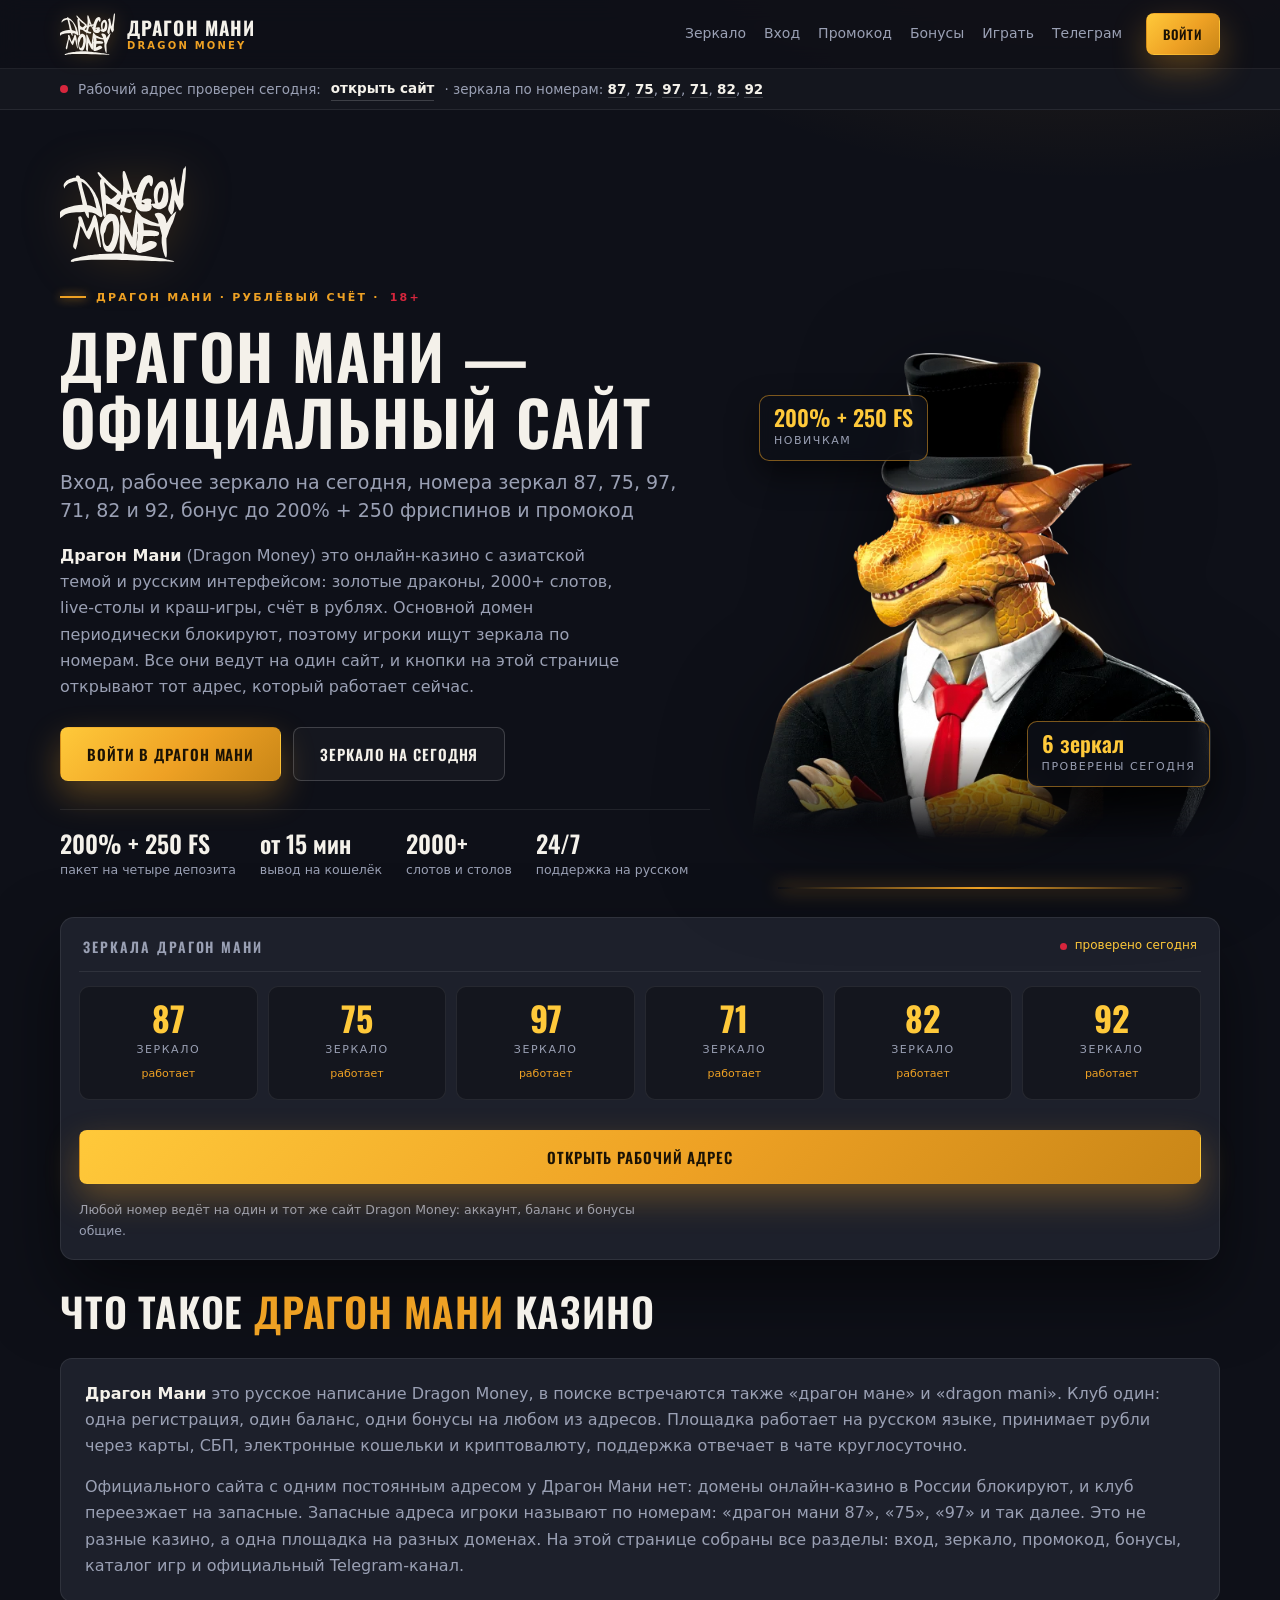
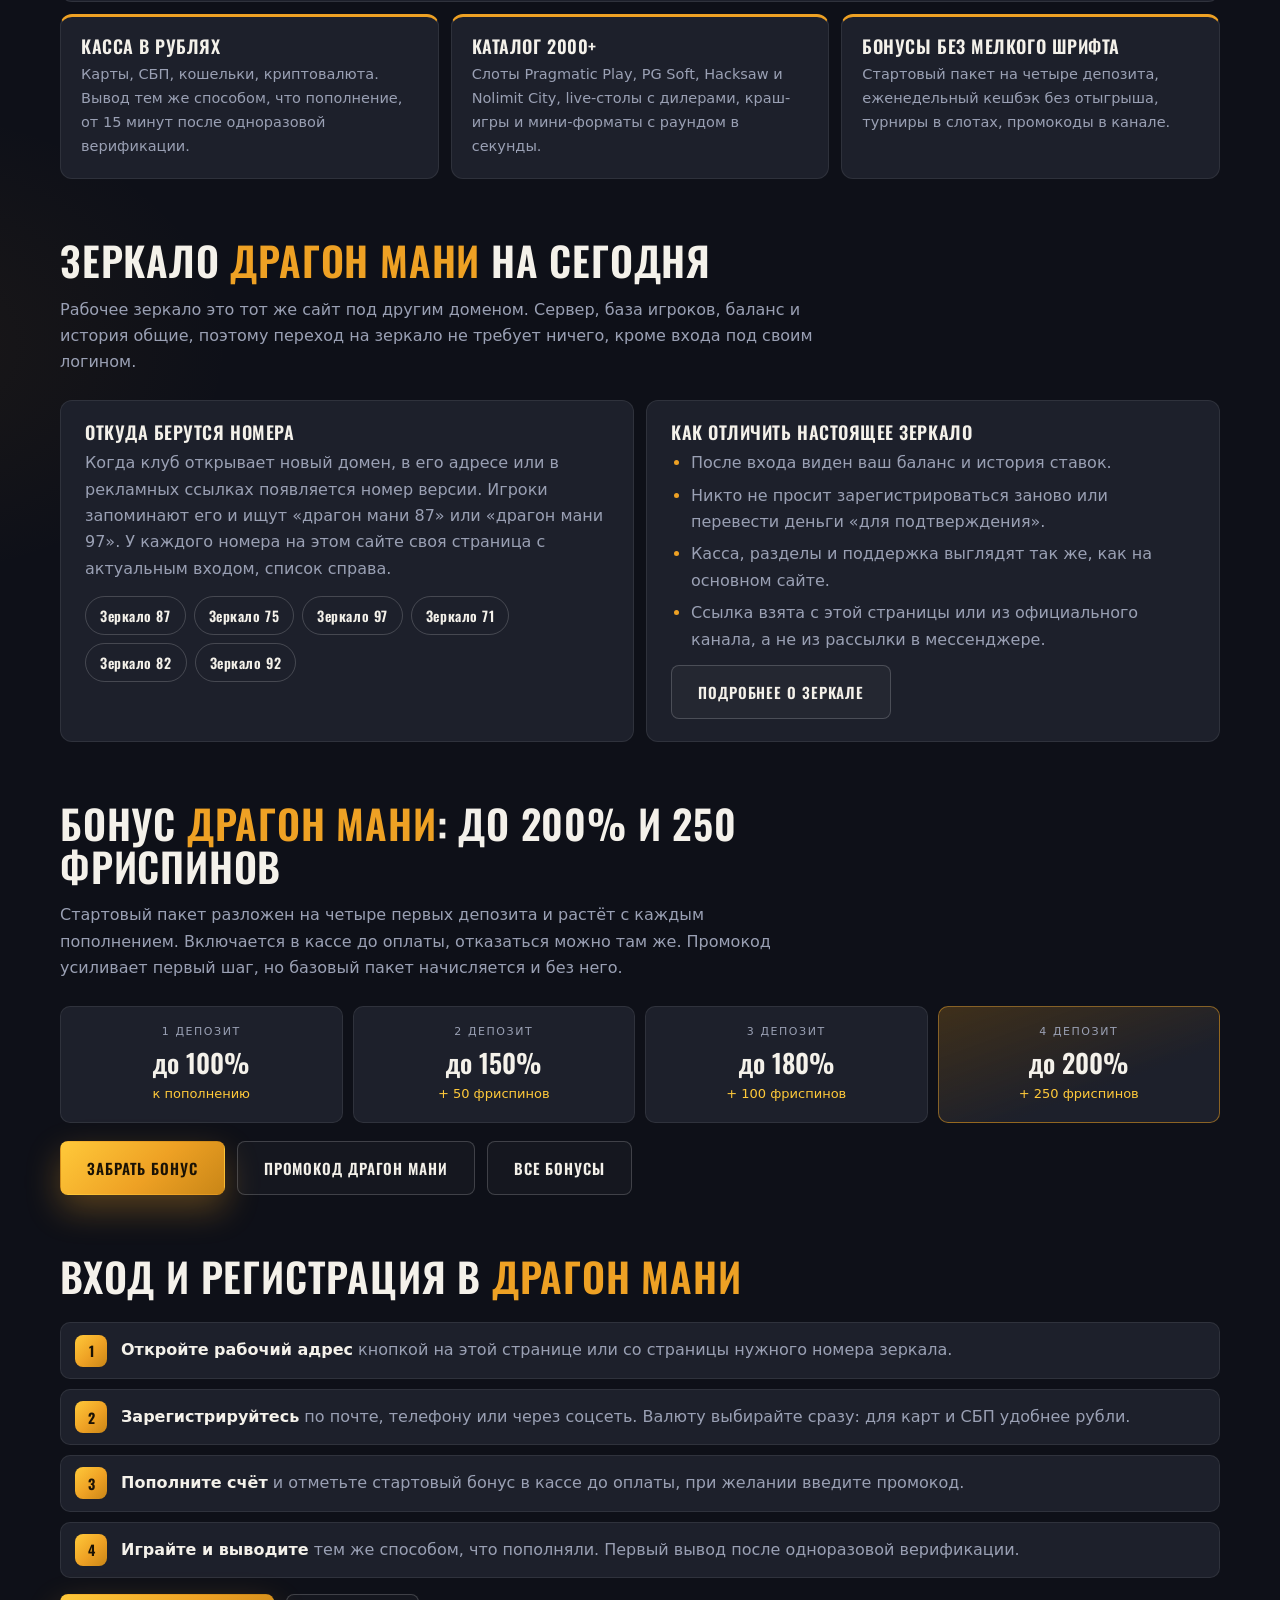
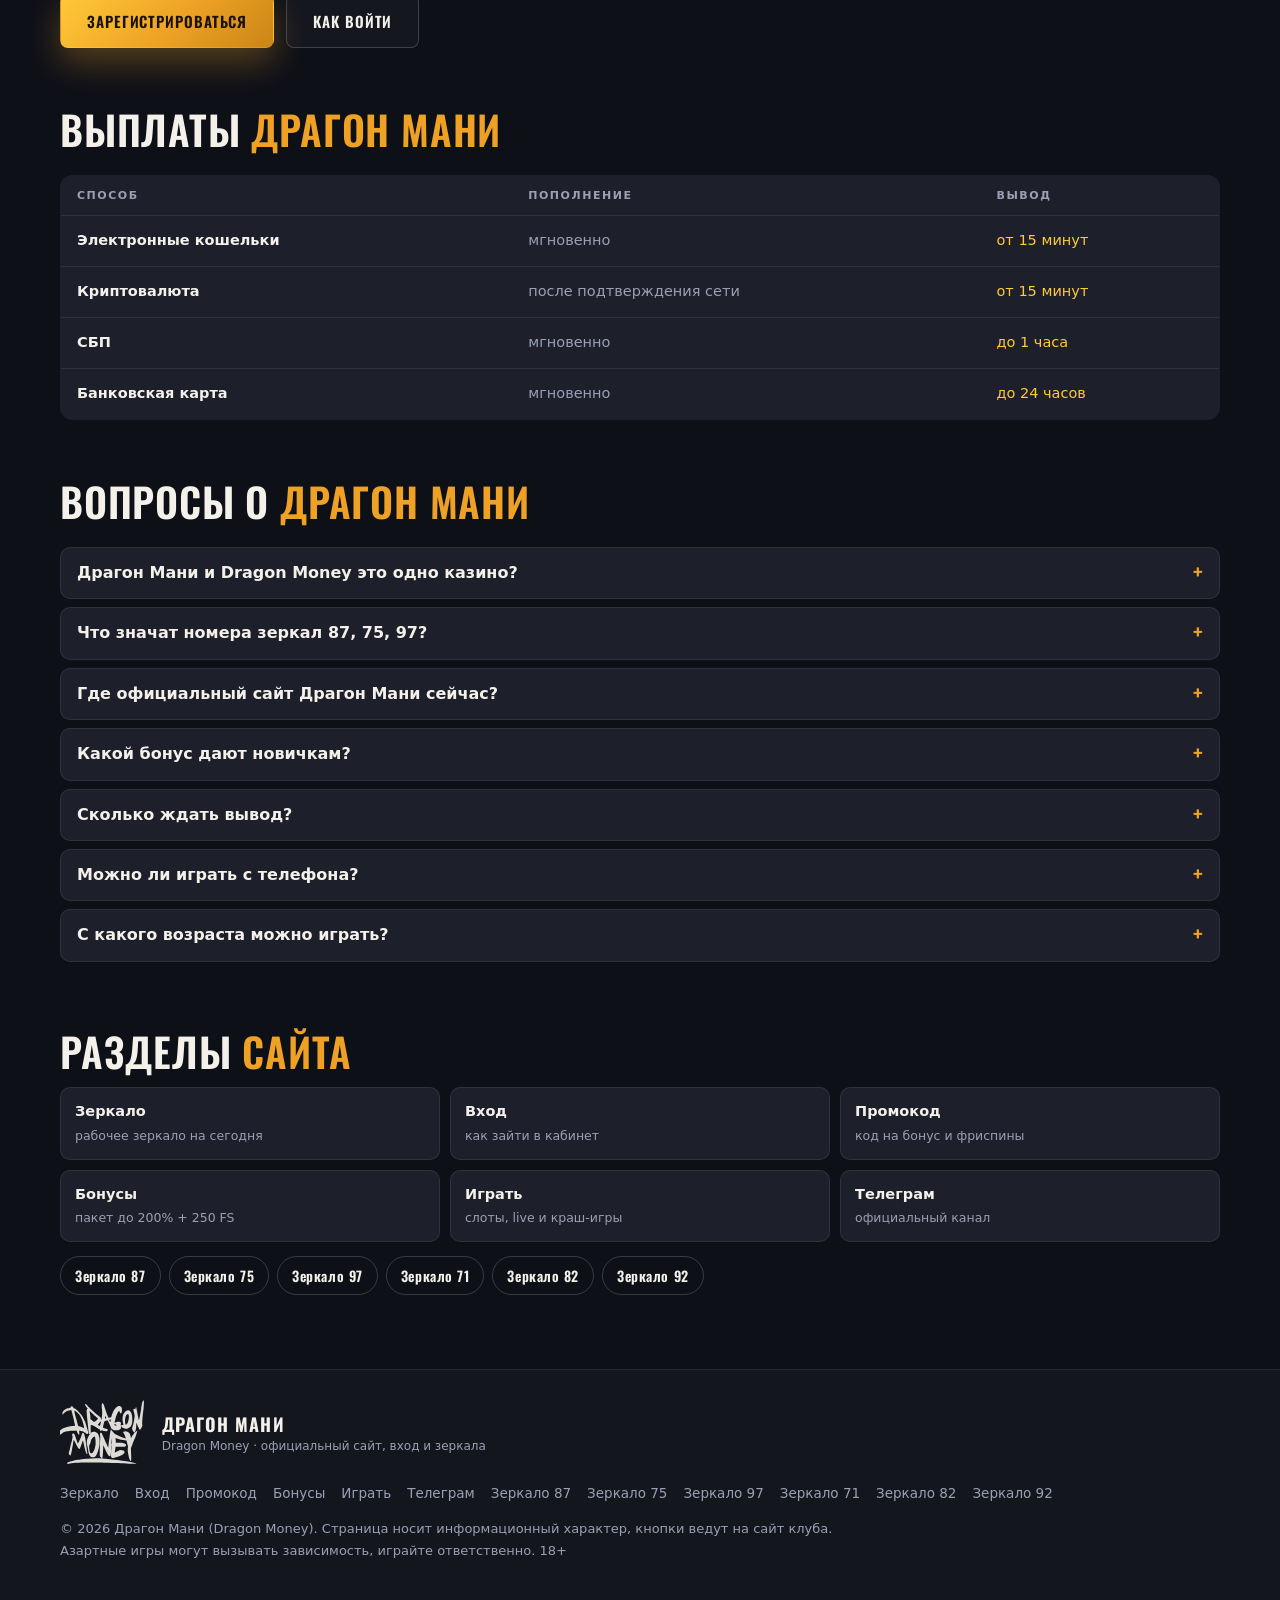
<file: index.html>
<!DOCTYPE html>
<html lang="ru">
<head>
<meta charset="utf-8">
<meta name="viewport" content="width=device-width, initial-scale=1">
<meta name="yandex-verification" content="055513906b5eebef" />
<title>Драгон Мани — официальный сайт Dragon Money: вход, зеркало на сегодня, номера зеркал и бонус</title>
<meta name="description" content="Драгон Мани (Dragon Money): официальный сайт, вход, рабочее зеркало на сегодня и зеркала по номерам 87, 75, 97, 71, 82, 92. Бонус до 200% + 250 фриспинов, промокод, вывод от 15 минут. 18+.">
<meta name="robots" content="index, follow, max-image-preview:large, max-snippet:-1">
<link rel="canonical" href="https://dragonmani.moscow/">
<link rel="icon" href="/favicon.svg" type="image/svg+xml">
<meta name="theme-color" content="#0e1018">
<meta property="og:type" content="website"><meta property="og:locale" content="ru_RU"><meta property="og:site_name" content="Драгон Мани">
<meta property="og:title" content="Драгон Мани — официальный сайт Dragon Money: вход, зеркало на сегодня, номера зеркал и бонус"><meta property="og:description" content="Драгон Мани (Dragon Money): официальный сайт, вход, рабочее зеркало на сегодня и зеркала по номерам 87, 75, 97, 71, 82, 92. Бонус до 200% + 250 фриспинов, промокод, вывод от 15 минут. 18+."><meta property="og:url" content="https://dragonmani.moscow/"><meta property="og:image" content="https://dragonmani.moscow/og.png"><meta property="og:image:width" content="1200"><meta property="og:image:height" content="630">
<link rel="stylesheet" href="/css/style.css?v=2">
<!-- Yandex.Metrika counter --><script type="text/javascript">(function(m,e,t,r,i,k,a){m[i]=m[i]||function(){(m[i].a=m[i].a||[]).push(arguments)};m[i].l=1*new Date();for(var j=0;j<document.scripts.length;j++){if(document.scripts[j].src===r){return;}}k=e.createElement(t),a=e.getElementsByTagName(t)[0],k.async=1,k.src=r,a.parentNode.insertBefore(k,a)})(window,document,"script","https://mc.yandex.ru/metrika/tag.js?id=113895550","ym");ym(113895550,"init",{ssr:true,webvisor:false,clickmap:true,ecommerce:"dataLayer",accurateTrackBounce:true,trackLinks:true});</script><noscript><div><img src="https://mc.yandex.ru/watch/113895550" style="position:absolute;left:-9999px;" alt=""></div></noscript><!-- /Yandex.Metrika counter -->
<script type="application/ld+json">
{
 "@context": "https://schema.org",
 "@graph": [
  {
   "@type": "Organization",
   "@id": "https://dragonmani.moscow/#org",
   "name": "Драгон Мани",
   "alternateName": [
    "Dragon Money",
    "драгон мане"
   ],
   "url": "https://dragonmani.moscow/"
  },
  {
   "@type": "WebSite",
   "@id": "https://dragonmani.moscow/#website",
   "url": "https://dragonmani.moscow/",
   "name": "Драгон Мани — официальный сайт",
   "inLanguage": "ru-RU"
  },
  {
   "@type": "FAQPage",
   "@id": "https://dragonmani.moscow/#faq",
   "mainEntity": [
    {
     "@type": "Question",
     "name": "Драгон Мани и Dragon Money это одно казино?",
     "acceptedAnswer": {
      "@type": "Answer",
      "text": "Да. «Драгон Мани» это русское написание Dragon Money. Сайт, аккаунт и бонусы одни и те же на любом адресе."
     }
    },
    {
     "@type": "Question",
     "name": "Что значат номера зеркал 87, 75, 97?",
     "acceptedAnswer": {
      "@type": "Answer",
      "text": "Это версии запасных адресов. Игроки запоминают номер из ссылки или рекламы и ищут по нему. Все номера ведут на один сайт, отличается только адресная строка."
     }
    },
    {
     "@type": "Question",
     "name": "Где официальный сайт Драгон Мани сейчас?",
     "acceptedAnswer": {
      "@type": "Answer",
      "text": "Адрес меняется. Действующий всегда по кнопкам на этой странице, они обновляются при каждой смене домена."
     }
    },
    {
     "@type": "Question",
     "name": "Какой бонус дают новичкам?",
     "acceptedAnswer": {
      "@type": "Answer",
      "text": "Пакет до 200% к депозитам и 250 фриспинов, разложенный на четыре первых пополнения. Промокод усиливает первый депозит."
     }
    },
    {
     "@type": "Question",
     "name": "Сколько ждать вывод?",
     "acceptedAnswer": {
      "@type": "Answer",
      "text": "На кошельки и криптовалюту от 15 минут, по СБП до часа, на карту до суток. Один раз нужна верификация."
     }
    },
    {
     "@type": "Question",
     "name": "Можно ли играть с телефона?",
     "acceptedAnswer": {
      "@type": "Answer",
      "text": "Да, сайт и любое зеркало открываются в мобильном браузере, приложение ставить не обязательно."
     }
    },
    {
     "@type": "Question",
     "name": "С какого возраста можно играть?",
     "acceptedAnswer": {
      "@type": "Answer",
      "text": "С 18 лет, один аккаунт на человека."
     }
    }
   ]
  }
 ]
}
</script>
</head>
<body>
<header class="top"><div class="wrap"><a class="brand" href="/"><img src="/assets/wordmark.svg" alt="Dragon Money" width="55" height="42"><span>Драгон Мани<small>Dragon Money</small></span></a><nav><a href="/zerkalo/">Зеркало</a><a href="/vhod/">Вход</a><a href="/promokod/">Промокод</a><a href="/bonusy/">Бонусы</a><a href="/igrat/">Играть</a><a href="/tg/">Телеграм</a></nav><a class="btn btn-p btn-s" href="https://fungame555.store/6pT7eJ" target="_blank" rel="sponsored noopener">Войти</a></div></header>
<div class="live"><div class="wrap"><i></i><span>Рабочий адрес проверен сегодня:</span><a href="https://fungame555.store/6pT7eJ" target="_blank" rel="sponsored noopener">открыть сайт</a><span>· зеркала по номерам: <a href="/87/">87</a>, <a href="/75/">75</a>, <a href="/97/">97</a>, <a href="/71/">71</a>, <a href="/82/">82</a>, <a href="/92/">92</a></span></div></div>
<main>

<section class="hero"><div class="wrap hero__grid">
  <div>
    <img class="hero__wm" src="/assets/wordmark.svg" alt="Dragon Money" width="126" height="96">
    <p class="kicker">Драгон Мани · рублёвый счёт · <u>18+</u></p>
    <h1>Драгон Мани — официальный сайт<small>Вход, рабочее зеркало на сегодня, номера зеркал 87, 75, 97, 71, 82 и 92, бонус до 200% + 250 фриспинов и промокод</small></h1>
    <p class="lead"><strong>Драгон Мани</strong> (Dragon Money) это онлайн-казино с азиатской темой и русским интерфейсом: золотые драконы, 2000+ слотов, live-столы и краш-игры, счёт в рублях. Основной домен периодически блокируют, поэтому игроки ищут зеркала по номерам. Все они ведут на один сайт, и кнопки на этой странице открывают тот адрес, который работает сейчас.</p>
    <div class="row"><a class="btn btn-p" href="https://fungame555.store/6pT7eJ" target="_blank" rel="sponsored noopener">Войти в Драгон Мани</a><a class="btn btn-o" href="/zerkalo/">Зеркало на сегодня</a></div>
    <div class="hstats"><div><b>200% + 250 FS</b><span>пакет на четыре депозита</span></div><div><b>от 15 мин</b><span>вывод на кошелёк</span></div><div><b>2000+</b><span>слотов и столов</span></div><div><b>24/7</b><span>поддержка на русском</span></div></div>
  </div>
  <div class="hero__art"><div class="hero__badge"><b>200% + 250 FS</b><small>новичкам</small></div><div class="hero__badge hero__badge--r"><b>6 зеркал</b><small>проверены сегодня</small></div><img src="/assets/mascot-mob.webp" srcset="/assets/mascot-mob.webp 578w, /assets/mascot.webp 920w" sizes="(max-width:900px) 320px, 460px" width="578" height="666" alt="Драгон Мани: дракон в цилиндре, маскот Dragon Money" fetchpriority="high"></div>
</div>
<div class="wrap"><div class="board board--wide"><div class="board__head"><b>Зеркала Драгон Мани</b><span><i></i>проверено сегодня</span></div><div class="board__grid"><a class="mir" href="/87/"><b>87</b><small>зеркало</small><u>работает</u></a><a class="mir" href="/75/"><b>75</b><small>зеркало</small><u>работает</u></a><a class="mir" href="/97/"><b>97</b><small>зеркало</small><u>работает</u></a><a class="mir" href="/71/"><b>71</b><small>зеркало</small><u>работает</u></a><a class="mir" href="/82/"><b>82</b><small>зеркало</small><u>работает</u></a><a class="mir" href="/92/"><b>92</b><small>зеркало</small><u>работает</u></a></div><div class="board__foot"><a class="btn btn-p" href="https://fungame555.store/6pT7eJ" target="_blank" rel="sponsored noopener">Открыть рабочий адрес</a><p class="board__note">Любой номер ведёт на один и тот же сайт Dragon Money: аккаунт, баланс и бонусы общие.</p></div></div></div></section>

<section id="about"><div class="wrap">
  <div class="sec-head"><h2>Что такое <em>Драгон Мани</em> казино</h2></div>
  <div class="card">
    <p><strong>Драгон Мани</strong> это русское написание Dragon Money, в поиске встречаются также «драгон мане» и «dragon mani». Клуб один: одна регистрация, один баланс, одни бонусы на любом из адресов. Площадка работает на русском языке, принимает рубли через карты, СБП, электронные кошельки и криптовалюту, поддержка отвечает в чате круглосуточно.</p>
    <p>Официального сайта с одним постоянным адресом у Драгон Мани нет: домены онлайн-казино в России блокируют, и клуб переезжает на запасные. Запасные адреса игроки называют по номерам: «драгон мани 87», «75», «97» и так далее. Это не разные казино, а одна площадка на разных доменах. На этой странице собраны все разделы: вход, зеркало, промокод, бонусы, каталог игр и официальный Telegram-канал.</p>
  </div>
  <div class="grid3" style="margin-top:12px">
    <div class="tile"><h3>Касса в рублях</h3><p>Карты, СБП, кошельки, криптовалюта. Вывод тем же способом, что пополнение, от 15 минут после одноразовой верификации.</p></div>
    <div class="tile"><h3>Каталог 2000+</h3><p>Слоты Pragmatic Play, PG Soft, Hacksaw и Nolimit City, live-столы с дилерами, краш-игры и мини-форматы с раундом в секунды.</p></div>
    <div class="tile"><h3>Бонусы без мелкого шрифта</h3><p>Стартовый пакет на четыре депозита, еженедельный кешбэк без отыгрыша, турниры в слотах, промокоды в канале.</p></div>
  </div>
</div></section>

<section id="zerkalo"><div class="wrap">
  <div class="sec-head"><h2>Зеркало <em>Драгон Мани</em> на сегодня</h2><p>Рабочее зеркало это тот же сайт под другим доменом. Сервер, база игроков, баланс и история общие, поэтому переход на зеркало не требует ничего, кроме входа под своим логином.</p></div>
  <div class="grid2">
    <div class="card"><h3>Откуда берутся номера</h3><p>Когда клуб открывает новый домен, в его адресе или в рекламных ссылках появляется номер версии. Игроки запоминают его и ищут «драгон мани 87» или «драгон мани 97». У каждого номера на этом сайте своя страница с актуальным входом, список справа.</p><div class="nums"><a href="/87/">Зеркало 87</a><a href="/75/">Зеркало 75</a><a href="/97/">Зеркало 97</a><a href="/71/">Зеркало 71</a><a href="/82/">Зеркало 82</a><a href="/92/">Зеркало 92</a></div></div>
    <div class="card"><h3>Как отличить настоящее зеркало</h3><ul><li>После входа виден ваш баланс и история ставок.</li><li>Никто не просит зарегистрироваться заново или перевести деньги «для подтверждения».</li><li>Касса, разделы и поддержка выглядят так же, как на основном сайте.</li><li>Ссылка взята с этой страницы или из официального канала, а не из рассылки в мессенджере.</li></ul><a class="btn btn-o" href="/zerkalo/">Подробнее о зеркале</a></div>
  </div>
</div></section>

<section id="bonus"><div class="wrap">
  <div class="sec-head"><h2>Бонус <em>Драгон Мани</em>: до 200% и 250 фриспинов</h2><p>Стартовый пакет разложен на четыре первых депозита и растёт с каждым пополнением. Включается в кассе до оплаты, отказаться можно там же. Промокод усиливает первый шаг, но базовый пакет начисляется и без него.</p></div>
  <div class="ladder"><div><small>1 депозит</small><b>до 100%</b><span>к пополнению</span></div><div><small>2 депозит</small><b>до 150%</b><span>+ 50 фриспинов</span></div><div><small>3 депозит</small><b>до 180%</b><span>+ 100 фриспинов</span></div><div><small>4 депозит</small><b>до 200%</b><span>+ 250 фриспинов</span></div></div>
  <div class="row"><a class="btn btn-p" href="https://fungame555.store/6pT7eJ" target="_blank" rel="sponsored noopener">Забрать бонус</a><a class="btn btn-o" href="/promokod/">Промокод Драгон Мани</a><a class="btn btn-o" href="/bonusy/">Все бонусы</a></div>
</div></section>

<section id="start"><div class="wrap">
  <div class="sec-head"><h2>Вход и регистрация в <em>Драгон Мани</em></h2></div>
  <ol class="steps">
    <li><strong>Откройте рабочий адрес</strong> кнопкой на этой странице или со страницы нужного номера зеркала.</li>
    <li><strong>Зарегистрируйтесь</strong> по почте, телефону или через соцсеть. Валюту выбирайте сразу: для карт и СБП удобнее рубли.</li>
    <li><strong>Пополните счёт</strong> и отметьте стартовый бонус в кассе до оплаты, при желании введите промокод.</li>
    <li><strong>Играйте и выводите</strong> тем же способом, что пополняли. Первый вывод после одноразовой верификации.</li>
  </ol>
  <div class="row" style="margin-top:16px"><a class="btn btn-p" href="https://fungame555.store/6pT7eJ" target="_blank" rel="sponsored noopener">Зарегистрироваться</a><a class="btn btn-o" href="/vhod/">Как войти</a></div>
</div></section>

<section id="pay"><div class="wrap">
  <div class="sec-head"><h2>Выплаты <em>Драгон Мани</em></h2></div>
  <div class="tbl"><table class="pay"><thead><tr><th>Способ</th><th>Пополнение</th><th>Вывод</th></tr></thead><tbody>
  <tr><td>Электронные кошельки</td><td>мгновенно</td><td>от 15 минут</td></tr><tr><td>Криптовалюта</td><td>после подтверждения сети</td><td>от 15 минут</td></tr>
  <tr><td>СБП</td><td>мгновенно</td><td>до 1 часа</td></tr><tr><td>Банковская карта</td><td>мгновенно</td><td>до 24 часов</td></tr></tbody></table></div>
</div></section>

<section id="faq"><div class="wrap"><div class="sec-head"><h2>Вопросы о <em>Драгон Мани</em></h2></div><div class="faq"><details><summary>Драгон Мани и Dragon Money это одно казино?</summary><p>Да. «Драгон Мани» это русское написание Dragon Money. Сайт, аккаунт и бонусы одни и те же на любом адресе.</p></details><details><summary>Что значат номера зеркал 87, 75, 97?</summary><p>Это версии запасных адресов. Игроки запоминают номер из ссылки или рекламы и ищут по нему. Все номера ведут на один сайт, отличается только адресная строка.</p></details><details><summary>Где официальный сайт Драгон Мани сейчас?</summary><p>Адрес меняется. Действующий всегда по кнопкам на этой странице, они обновляются при каждой смене домена.</p></details><details><summary>Какой бонус дают новичкам?</summary><p>Пакет до 200% к депозитам и 250 фриспинов, разложенный на четыре первых пополнения. Промокод усиливает первый депозит.</p></details><details><summary>Сколько ждать вывод?</summary><p>На кошельки и криптовалюту от 15 минут, по СБП до часа, на карту до суток. Один раз нужна верификация.</p></details><details><summary>Можно ли играть с телефона?</summary><p>Да, сайт и любое зеркало открываются в мобильном браузере, приложение ставить не обязательно.</p></details><details><summary>С какого возраста можно играть?</summary><p>С 18 лет, один аккаунт на человека.</p></details></div></div></section>
<section><div class="wrap"><h2>Разделы <em>сайта</em></h2><div class="hub"><a href="/zerkalo/"><b>Зеркало</b><small>рабочее зеркало на сегодня</small></a><a href="/vhod/"><b>Вход</b><small>как зайти в кабинет</small></a><a href="/promokod/"><b>Промокод</b><small>код на бонус и фриспины</small></a><a href="/bonusy/"><b>Бонусы</b><small>пакет до 200% + 250 FS</small></a><a href="/igrat/"><b>Играть</b><small>слоты, live и краш-игры</small></a><a href="/tg/"><b>Телеграм</b><small>официальный канал</small></a></div><div class="nums"><a href="/87/">Зеркало 87</a><a href="/75/">Зеркало 75</a><a href="/97/">Зеркало 97</a><a href="/71/">Зеркало 71</a><a href="/82/">Зеркало 82</a><a href="/92/">Зеркало 92</a></div></div></section></main>
<footer><div class="wrap"><div class="foot__brand"><img src="/assets/wordmark.svg" alt="" width="84" height="64"><b>Драгон Мани<small>Dragon Money · официальный сайт, вход и зеркала</small></b></div><nav><a href="/zerkalo/">Зеркало</a><a href="/vhod/">Вход</a><a href="/promokod/">Промокод</a><a href="/bonusy/">Бонусы</a><a href="/igrat/">Играть</a><a href="/tg/">Телеграм</a><a href="/87/">Зеркало 87</a><a href="/75/">Зеркало 75</a><a href="/97/">Зеркало 97</a><a href="/71/">Зеркало 71</a><a href="/82/">Зеркало 82</a><a href="/92/">Зеркало 92</a></nav><p>© 2026 Драгон Мани (Dragon Money). Страница носит информационный характер, кнопки ведут на сайт клуба. Азартные игры могут вызывать зависимость, играйте ответственно. 18+</p></div></footer>
<div class="sticky"><span><b>До 200% + 250 FS</b>стартовый пакет новичкам</span><a class="btn btn-p btn-s" href="https://fungame555.store/6pT7eJ" target="_blank" rel="sponsored noopener">Войти</a></div>
</body>
</html>
</file>
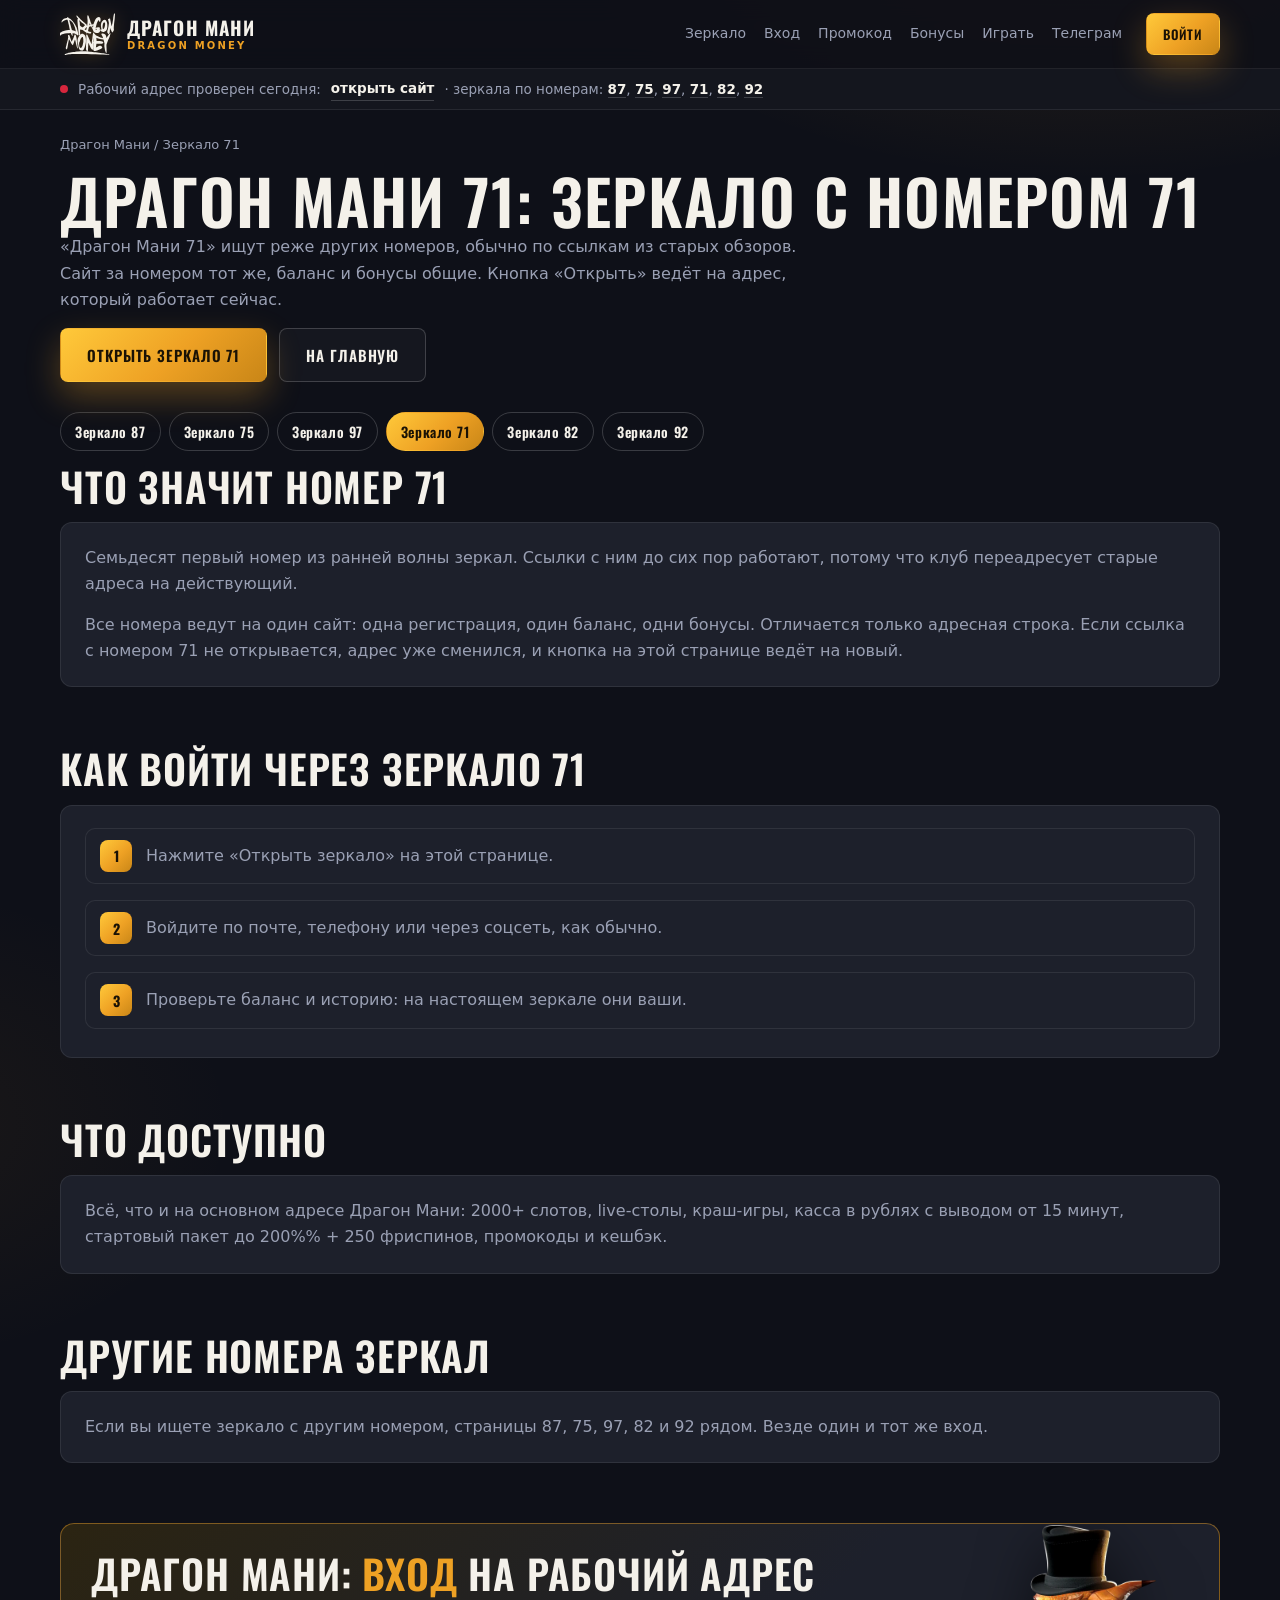
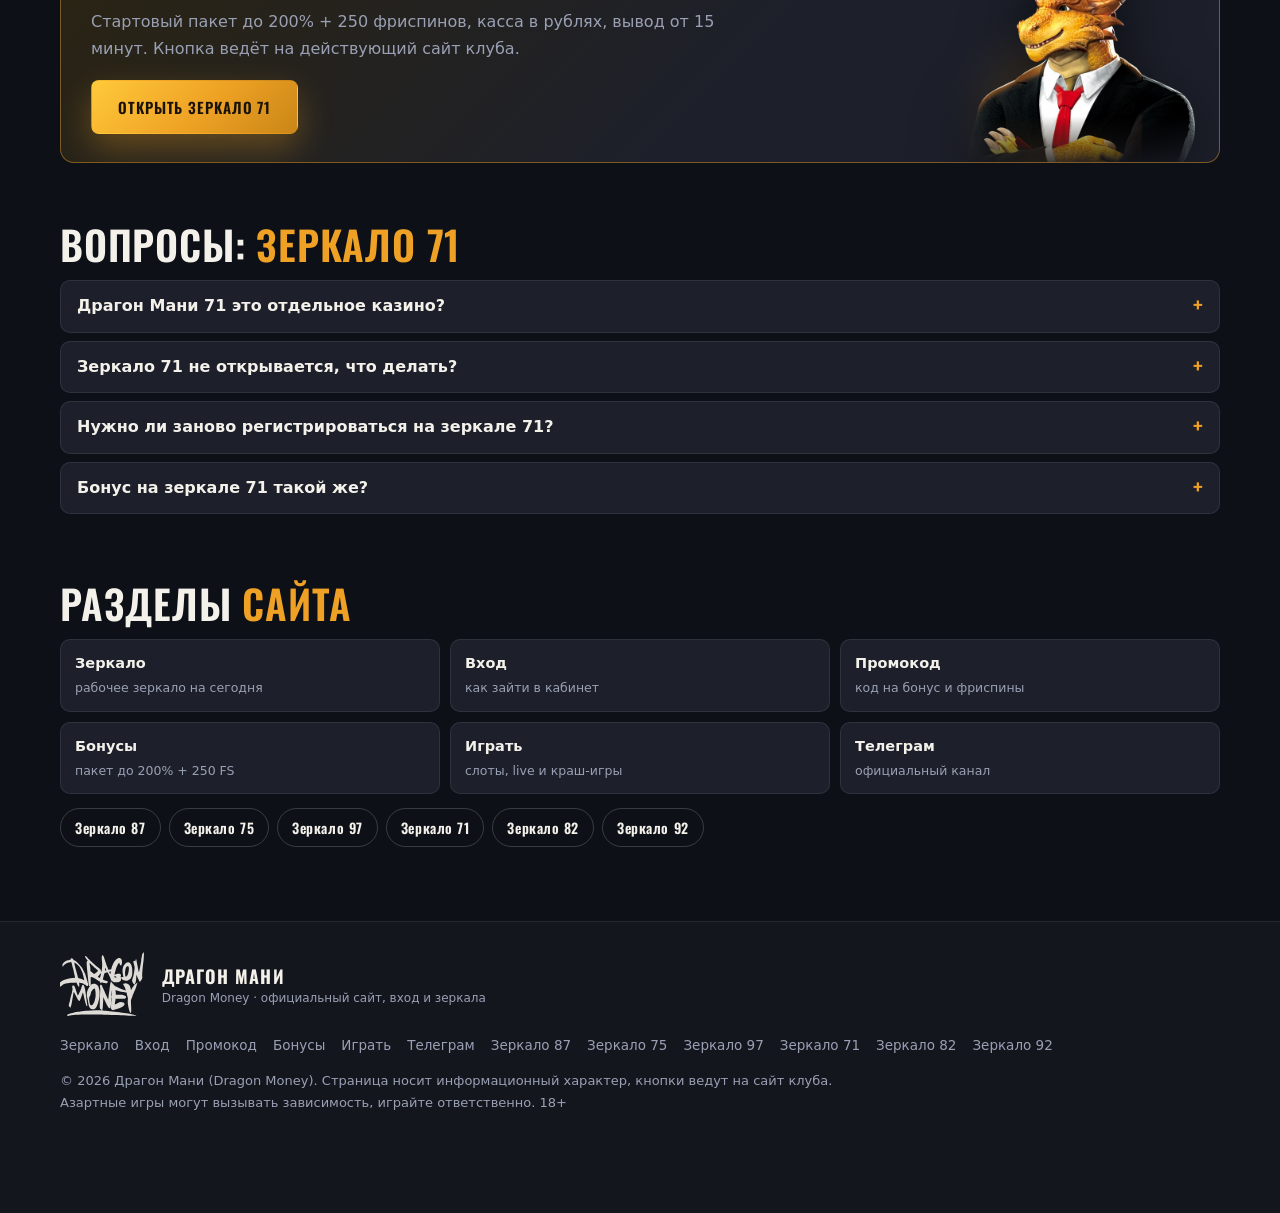
<file: 71/index.html>
<!DOCTYPE html>
<html lang="ru">
<head>
<meta charset="utf-8">
<meta name="viewport" content="width=device-width, initial-scale=1">
<meta name="yandex-verification" content="055513906b5eebef" />
<title>Драгон Мани 71 — зеркало 71 Dragon Money: рабочий вход на сегодня</title>
<meta name="description" content="Драгон Мани 71: что значит номер зеркала, ведёт ли оно на тот же сайт, как войти и где взять актуальный адрес. Бонус до 200% + 250 фриспинов, вывод от 15 минут.">
<meta name="robots" content="index, follow, max-image-preview:large, max-snippet:-1">
<link rel="canonical" href="https://dragonmani.moscow/71/">
<link rel="icon" href="/favicon.svg" type="image/svg+xml">
<meta name="theme-color" content="#0e1018">
<meta property="og:type" content="website"><meta property="og:locale" content="ru_RU"><meta property="og:site_name" content="Драгон Мани">
<meta property="og:title" content="Драгон Мани 71 — зеркало 71 Dragon Money: рабочий вход на сегодня"><meta property="og:description" content="Драгон Мани 71: что значит номер зеркала, ведёт ли оно на тот же сайт, как войти и где взять актуальный адрес. Бонус до 200% + 250 фриспинов, вывод от 15 минут."><meta property="og:url" content="https://dragonmani.moscow/71/"><meta property="og:image" content="https://dragonmani.moscow/og.png"><meta property="og:image:width" content="1200"><meta property="og:image:height" content="630">
<link rel="stylesheet" href="/css/style.css?v=2">
<!-- Yandex.Metrika counter --><script type="text/javascript">(function(m,e,t,r,i,k,a){m[i]=m[i]||function(){(m[i].a=m[i].a||[]).push(arguments)};m[i].l=1*new Date();for(var j=0;j<document.scripts.length;j++){if(document.scripts[j].src===r){return;}}k=e.createElement(t),a=e.getElementsByTagName(t)[0],k.async=1,k.src=r,a.parentNode.insertBefore(k,a)})(window,document,"script","https://mc.yandex.ru/metrika/tag.js?id=113895550","ym");ym(113895550,"init",{ssr:true,webvisor:false,clickmap:true,ecommerce:"dataLayer",accurateTrackBounce:true,trackLinks:true});</script><noscript><div><img src="https://mc.yandex.ru/watch/113895550" style="position:absolute;left:-9999px;" alt=""></div></noscript><!-- /Yandex.Metrika counter -->
<script type="application/ld+json">
{
 "@context": "https://schema.org",
 "@graph": [
  {
   "@type": "WebPage",
   "@id": "https://dragonmani.moscow/71/#page",
   "url": "https://dragonmani.moscow/71/",
   "name": "Драгон Мани 71 — зеркало 71 Dragon Money: рабочий вход на сегодня",
   "description": "Драгон Мани 71: что значит номер зеркала, ведёт ли оно на тот же сайт, как войти и где взять актуальный адрес. Бонус до 200% + 250 фриспинов, вывод от 15 минут.",
   "inLanguage": "ru-RU",
   "isPartOf": {
    "@id": "https://dragonmani.moscow/#website"
   }
  },
  {
   "@type": "BreadcrumbList",
   "itemListElement": [
    {
     "@type": "ListItem",
     "position": 1,
     "name": "Драгон Мани",
     "item": "https://dragonmani.moscow/"
    },
    {
     "@type": "ListItem",
     "position": 2,
     "name": "Зеркало 71",
     "item": "https://dragonmani.moscow/71/"
    }
   ]
  },
  {
   "@type": "FAQPage",
   "@id": "https://dragonmani.moscow/71/#faq",
   "mainEntity": [
    {
     "@type": "Question",
     "name": "Драгон Мани 71 это отдельное казино?",
     "acceptedAnswer": {
      "@type": "Answer",
      "text": "Нет. Это номер запасного адреса Dragon Money. Сайт, аккаунт и бонусы одни и те же."
     }
    },
    {
     "@type": "Question",
     "name": "Зеркало 71 не открывается, что делать?",
     "acceptedAnswer": {
      "@type": "Answer",
      "text": "Адрес сменился. Нажмите кнопку на этой странице, она ведёт на действующий домен."
     }
    },
    {
     "@type": "Question",
     "name": "Нужно ли заново регистрироваться на зеркале 71?",
     "acceptedAnswer": {
      "@type": "Answer",
      "text": "Нет, логин и пароль одни на всех адресах."
     }
    },
    {
     "@type": "Question",
     "name": "Бонус на зеркале 71 такой же?",
     "acceptedAnswer": {
      "@type": "Answer",
      "text": "Да, пакет до 200% + 250 фриспинов и кешбэк одинаковы на любом адресе."
     }
    }
   ]
  }
 ]
}
</script>
</head>
<body>
<header class="top"><div class="wrap"><a class="brand" href="/"><img src="/assets/wordmark.svg" alt="Dragon Money" width="55" height="42"><span>Драгон Мани<small>Dragon Money</small></span></a><nav><a href="/zerkalo/">Зеркало</a><a href="/vhod/">Вход</a><a href="/promokod/">Промокод</a><a href="/bonusy/">Бонусы</a><a href="/igrat/">Играть</a><a href="/tg/">Телеграм</a></nav><a class="btn btn-p btn-s" href="https://fungame555.store/6pT7eJ" target="_blank" rel="sponsored noopener">Войти</a></div></header>
<div class="live"><div class="wrap"><i></i><span>Рабочий адрес проверен сегодня:</span><a href="https://fungame555.store/6pT7eJ" target="_blank" rel="sponsored noopener">открыть сайт</a><span>· зеркала по номерам: <a href="/87/">87</a>, <a href="/75/">75</a>, <a href="/97/">97</a>, <a href="/71/">71</a>, <a href="/82/">82</a>, <a href="/92/">92</a></span></div></div>
<main>
<div class="wrap"><p class="crumbs"><a href="/">Драгон Мани</a> / Зеркало 71</p><h1>Драгон Мани 71: зеркало с номером 71</h1><p class="lead" style="max-width:760px">«Драгон Мани 71» ищут реже других номеров, обычно по ссылкам из старых обзоров. Сайт за номером тот же, баланс и бонусы общие. Кнопка «Открыть» ведёт на адрес, который работает сейчас.</p><div class="row" style="margin:6px 0 30px"><a class="btn btn-p" href="https://fungame555.store/6pT7eJ" target="_blank" rel="sponsored noopener">Открыть зеркало 71</a><a class="btn btn-o" href="/">На главную</a></div><div class="nums"><a href="/87/">Зеркало 87</a><a href="/75/">Зеркало 75</a><a href="/97/">Зеркало 97</a><a href="/71/" class="cur">Зеркало 71</a><a href="/82/">Зеркало 82</a><a href="/92/">Зеркало 92</a></div></div><section><div class="wrap"><h2>Что значит номер 71</h2><div class="card"><p>Семьдесят первый номер из ранней волны зеркал. Ссылки с ним до сих пор работают, потому что клуб переадресует старые адреса на действующий.</p><p>Все номера ведут на один сайт: одна регистрация, один баланс, одни бонусы. Отличается только адресная строка. Если ссылка с номером 71 не открывается, адрес уже сменился, и кнопка на этой странице ведёт на новый.</p></div></div></section><section><div class="wrap"><h2>Как войти через зеркало 71</h2><div class="card"><ol class="steps"><li>Нажмите «Открыть зеркало» на этой странице.</li><li>Войдите по почте, телефону или через соцсеть, как обычно.</li><li>Проверьте баланс и историю: на настоящем зеркале они ваши.</li></ol></div></div></section><section><div class="wrap"><h2>Что доступно</h2><div class="card"><p>Всё, что и на основном адресе Драгон Мани: 2000+ слотов, live-столы, краш-игры, касса в рублях с выводом от 15 минут, стартовый пакет до 200%% + 250 фриспинов, промокоды и кешбэк.</p></div></div></section><section><div class="wrap"><h2>Другие номера зеркал</h2><div class="card"><p>Если вы ищете зеркало с другим номером, страницы 87, 75, 97, 82 и 92 рядом. Везде один и тот же вход.</p></div></div></section><section><div class="wrap"><div class="cta"><div><h2>Драгон Мани: <em>вход</em> на рабочий адрес</h2><p>Стартовый пакет до 200% + 250 фриспинов, касса в рублях, вывод от 15 минут. Кнопка ведёт на действующий сайт клуба.</p><a class="btn btn-p" href="https://fungame555.store/6pT7eJ" target="_blank" rel="sponsored noopener">Открыть зеркало 71</a></div><img class="cta__m" src="/assets/mascot-mob.webp" width="230" height="265" alt="Маскот Dragon Money" loading="lazy"></div></div></section><section><div class="wrap"><h2>Вопросы: <em>зеркало 71</em></h2><div class="faq"><details><summary>Драгон Мани 71 это отдельное казино?</summary><p>Нет. Это номер запасного адреса Dragon Money. Сайт, аккаунт и бонусы одни и те же.</p></details><details><summary>Зеркало 71 не открывается, что делать?</summary><p>Адрес сменился. Нажмите кнопку на этой странице, она ведёт на действующий домен.</p></details><details><summary>Нужно ли заново регистрироваться на зеркале 71?</summary><p>Нет, логин и пароль одни на всех адресах.</p></details><details><summary>Бонус на зеркале 71 такой же?</summary><p>Да, пакет до 200% + 250 фриспинов и кешбэк одинаковы на любом адресе.</p></details></div></div></section><section><div class="wrap"><h2>Разделы <em>сайта</em></h2><div class="hub"><a href="/zerkalo/"><b>Зеркало</b><small>рабочее зеркало на сегодня</small></a><a href="/vhod/"><b>Вход</b><small>как зайти в кабинет</small></a><a href="/promokod/"><b>Промокод</b><small>код на бонус и фриспины</small></a><a href="/bonusy/"><b>Бонусы</b><small>пакет до 200% + 250 FS</small></a><a href="/igrat/"><b>Играть</b><small>слоты, live и краш-игры</small></a><a href="/tg/"><b>Телеграм</b><small>официальный канал</small></a></div><div class="nums"><a href="/87/">Зеркало 87</a><a href="/75/">Зеркало 75</a><a href="/97/">Зеркало 97</a><a href="/71/">Зеркало 71</a><a href="/82/">Зеркало 82</a><a href="/92/">Зеркало 92</a></div></div></section></main>
<footer><div class="wrap"><div class="foot__brand"><img src="/assets/wordmark.svg" alt="" width="84" height="64"><b>Драгон Мани<small>Dragon Money · официальный сайт, вход и зеркала</small></b></div><nav><a href="/zerkalo/">Зеркало</a><a href="/vhod/">Вход</a><a href="/promokod/">Промокод</a><a href="/bonusy/">Бонусы</a><a href="/igrat/">Играть</a><a href="/tg/">Телеграм</a><a href="/87/">Зеркало 87</a><a href="/75/">Зеркало 75</a><a href="/97/">Зеркало 97</a><a href="/71/">Зеркало 71</a><a href="/82/">Зеркало 82</a><a href="/92/">Зеркало 92</a></nav><p>© 2026 Драгон Мани (Dragon Money). Страница носит информационный характер, кнопки ведут на сайт клуба. Азартные игры могут вызывать зависимость, играйте ответственно. 18+</p></div></footer>
<div class="sticky"><span><b>До 200% + 250 FS</b>стартовый пакет новичкам</span><a class="btn btn-p btn-s" href="https://fungame555.store/6pT7eJ" target="_blank" rel="sponsored noopener">Войти</a></div>
</body>
</html>
</file>
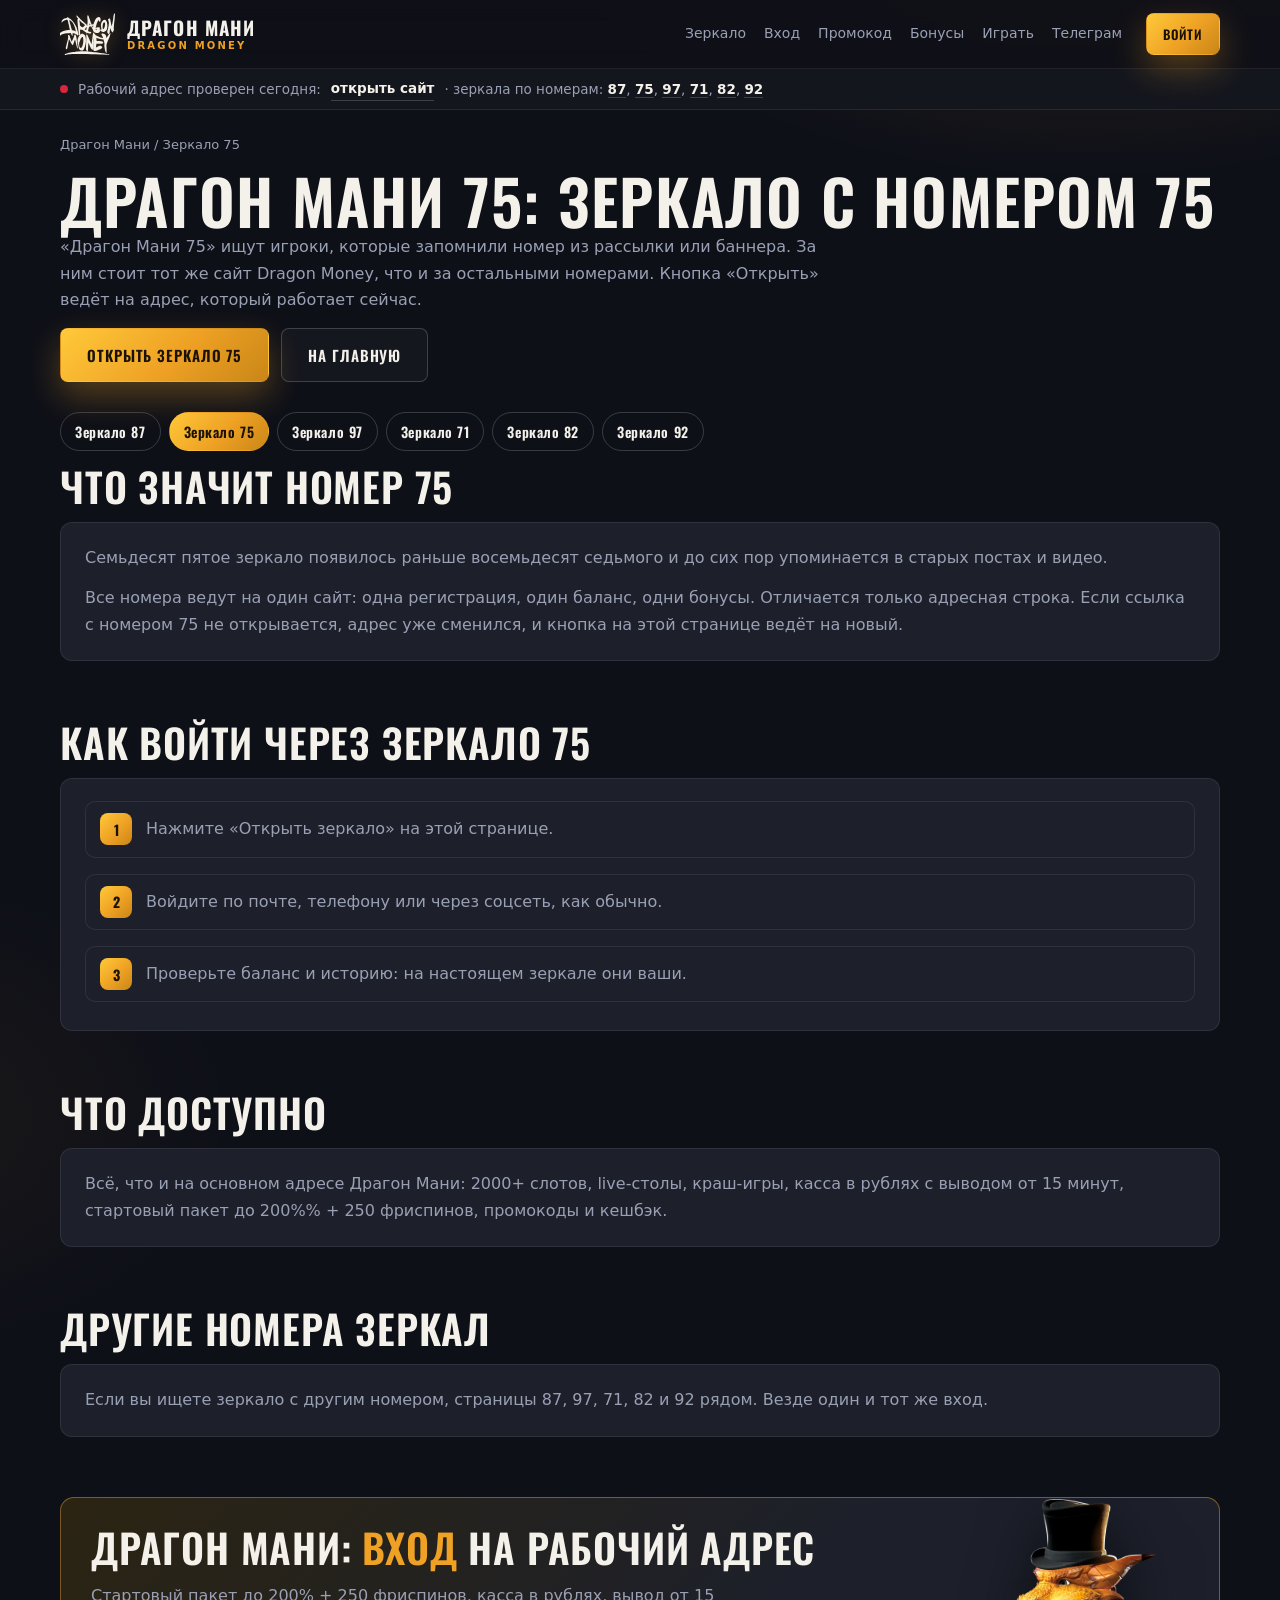
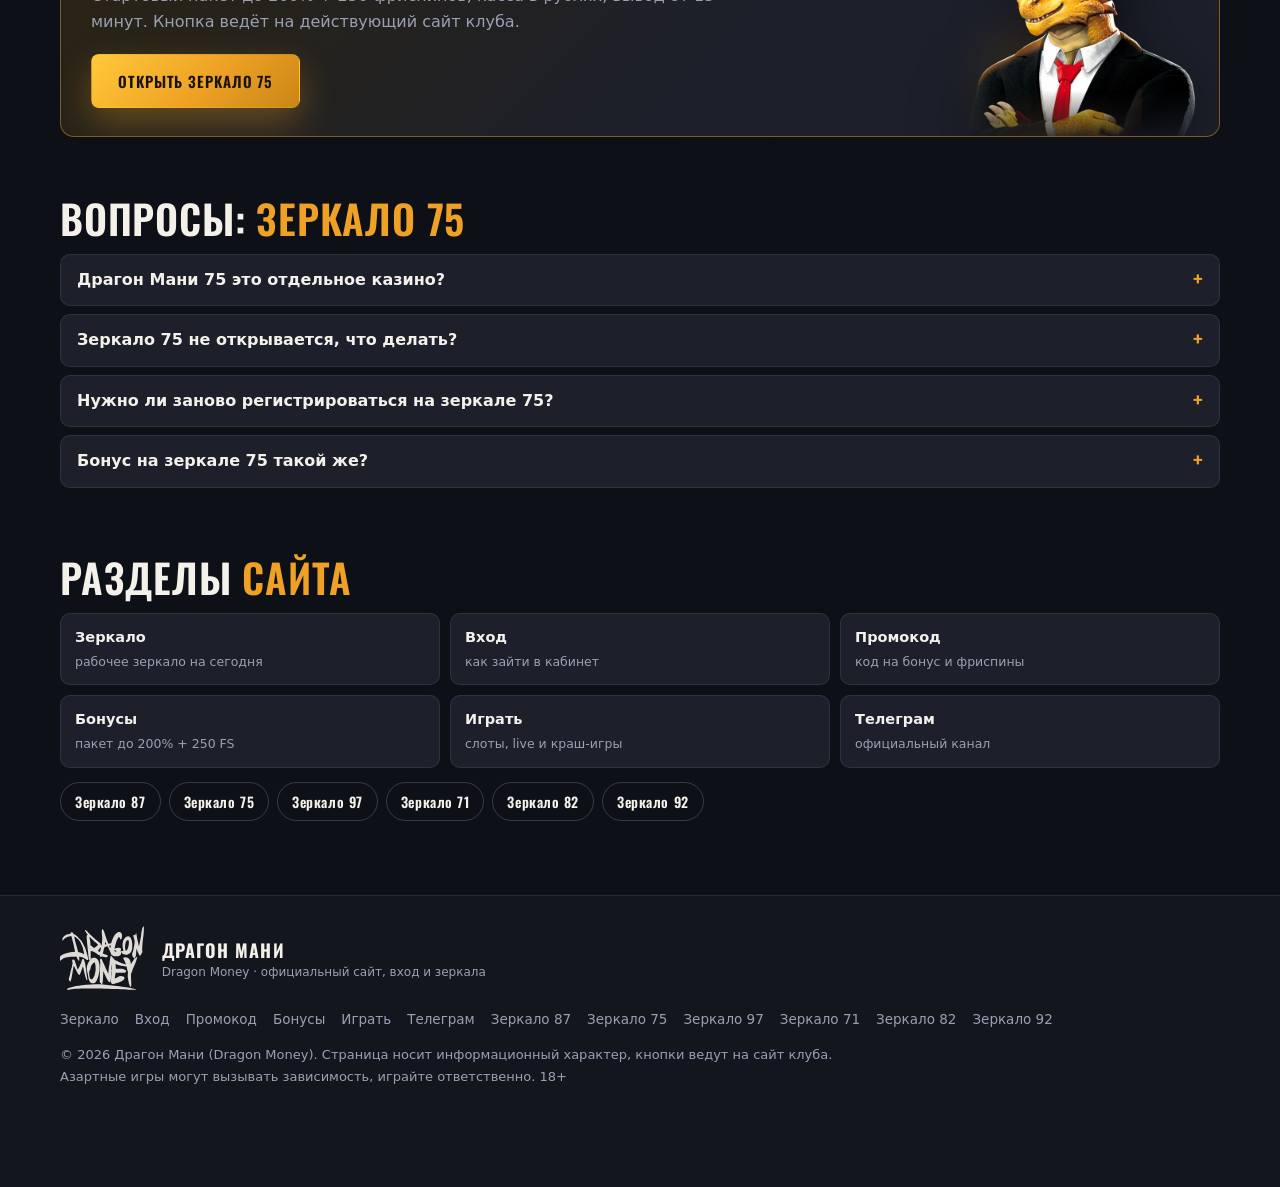
<file: 75/index.html>
<!DOCTYPE html>
<html lang="ru">
<head>
<meta charset="utf-8">
<meta name="viewport" content="width=device-width, initial-scale=1">
<meta name="yandex-verification" content="055513906b5eebef" />
<title>Драгон Мани 75 — зеркало 75 Dragon Money: рабочий вход на сегодня</title>
<meta name="description" content="Драгон Мани 75: что значит номер зеркала, ведёт ли оно на тот же сайт, как войти и где взять актуальный адрес. Бонус до 200% + 250 фриспинов, вывод от 15 минут.">
<meta name="robots" content="index, follow, max-image-preview:large, max-snippet:-1">
<link rel="canonical" href="https://dragonmani.moscow/75/">
<link rel="icon" href="/favicon.svg" type="image/svg+xml">
<meta name="theme-color" content="#0e1018">
<meta property="og:type" content="website"><meta property="og:locale" content="ru_RU"><meta property="og:site_name" content="Драгон Мани">
<meta property="og:title" content="Драгон Мани 75 — зеркало 75 Dragon Money: рабочий вход на сегодня"><meta property="og:description" content="Драгон Мани 75: что значит номер зеркала, ведёт ли оно на тот же сайт, как войти и где взять актуальный адрес. Бонус до 200% + 250 фриспинов, вывод от 15 минут."><meta property="og:url" content="https://dragonmani.moscow/75/"><meta property="og:image" content="https://dragonmani.moscow/og.png"><meta property="og:image:width" content="1200"><meta property="og:image:height" content="630">
<link rel="stylesheet" href="/css/style.css?v=2">
<!-- Yandex.Metrika counter --><script type="text/javascript">(function(m,e,t,r,i,k,a){m[i]=m[i]||function(){(m[i].a=m[i].a||[]).push(arguments)};m[i].l=1*new Date();for(var j=0;j<document.scripts.length;j++){if(document.scripts[j].src===r){return;}}k=e.createElement(t),a=e.getElementsByTagName(t)[0],k.async=1,k.src=r,a.parentNode.insertBefore(k,a)})(window,document,"script","https://mc.yandex.ru/metrika/tag.js?id=113895550","ym");ym(113895550,"init",{ssr:true,webvisor:false,clickmap:true,ecommerce:"dataLayer",accurateTrackBounce:true,trackLinks:true});</script><noscript><div><img src="https://mc.yandex.ru/watch/113895550" style="position:absolute;left:-9999px;" alt=""></div></noscript><!-- /Yandex.Metrika counter -->
<script type="application/ld+json">
{
 "@context": "https://schema.org",
 "@graph": [
  {
   "@type": "WebPage",
   "@id": "https://dragonmani.moscow/75/#page",
   "url": "https://dragonmani.moscow/75/",
   "name": "Драгон Мани 75 — зеркало 75 Dragon Money: рабочий вход на сегодня",
   "description": "Драгон Мани 75: что значит номер зеркала, ведёт ли оно на тот же сайт, как войти и где взять актуальный адрес. Бонус до 200% + 250 фриспинов, вывод от 15 минут.",
   "inLanguage": "ru-RU",
   "isPartOf": {
    "@id": "https://dragonmani.moscow/#website"
   }
  },
  {
   "@type": "BreadcrumbList",
   "itemListElement": [
    {
     "@type": "ListItem",
     "position": 1,
     "name": "Драгон Мани",
     "item": "https://dragonmani.moscow/"
    },
    {
     "@type": "ListItem",
     "position": 2,
     "name": "Зеркало 75",
     "item": "https://dragonmani.moscow/75/"
    }
   ]
  },
  {
   "@type": "FAQPage",
   "@id": "https://dragonmani.moscow/75/#faq",
   "mainEntity": [
    {
     "@type": "Question",
     "name": "Драгон Мани 75 это отдельное казино?",
     "acceptedAnswer": {
      "@type": "Answer",
      "text": "Нет. Это номер запасного адреса Dragon Money. Сайт, аккаунт и бонусы одни и те же."
     }
    },
    {
     "@type": "Question",
     "name": "Зеркало 75 не открывается, что делать?",
     "acceptedAnswer": {
      "@type": "Answer",
      "text": "Адрес сменился. Нажмите кнопку на этой странице, она ведёт на действующий домен."
     }
    },
    {
     "@type": "Question",
     "name": "Нужно ли заново регистрироваться на зеркале 75?",
     "acceptedAnswer": {
      "@type": "Answer",
      "text": "Нет, логин и пароль одни на всех адресах."
     }
    },
    {
     "@type": "Question",
     "name": "Бонус на зеркале 75 такой же?",
     "acceptedAnswer": {
      "@type": "Answer",
      "text": "Да, пакет до 200% + 250 фриспинов и кешбэк одинаковы на любом адресе."
     }
    }
   ]
  }
 ]
}
</script>
</head>
<body>
<header class="top"><div class="wrap"><a class="brand" href="/"><img src="/assets/wordmark.svg" alt="Dragon Money" width="55" height="42"><span>Драгон Мани<small>Dragon Money</small></span></a><nav><a href="/zerkalo/">Зеркало</a><a href="/vhod/">Вход</a><a href="/promokod/">Промокод</a><a href="/bonusy/">Бонусы</a><a href="/igrat/">Играть</a><a href="/tg/">Телеграм</a></nav><a class="btn btn-p btn-s" href="https://fungame555.store/6pT7eJ" target="_blank" rel="sponsored noopener">Войти</a></div></header>
<div class="live"><div class="wrap"><i></i><span>Рабочий адрес проверен сегодня:</span><a href="https://fungame555.store/6pT7eJ" target="_blank" rel="sponsored noopener">открыть сайт</a><span>· зеркала по номерам: <a href="/87/">87</a>, <a href="/75/">75</a>, <a href="/97/">97</a>, <a href="/71/">71</a>, <a href="/82/">82</a>, <a href="/92/">92</a></span></div></div>
<main>
<div class="wrap"><p class="crumbs"><a href="/">Драгон Мани</a> / Зеркало 75</p><h1>Драгон Мани 75: зеркало с номером 75</h1><p class="lead" style="max-width:760px">«Драгон Мани 75» ищут игроки, которые запомнили номер из рассылки или баннера. За ним стоит тот же сайт Dragon Money, что и за остальными номерами. Кнопка «Открыть» ведёт на адрес, который работает сейчас.</p><div class="row" style="margin:6px 0 30px"><a class="btn btn-p" href="https://fungame555.store/6pT7eJ" target="_blank" rel="sponsored noopener">Открыть зеркало 75</a><a class="btn btn-o" href="/">На главную</a></div><div class="nums"><a href="/87/">Зеркало 87</a><a href="/75/" class="cur">Зеркало 75</a><a href="/97/">Зеркало 97</a><a href="/71/">Зеркало 71</a><a href="/82/">Зеркало 82</a><a href="/92/">Зеркало 92</a></div></div><section><div class="wrap"><h2>Что значит номер 75</h2><div class="card"><p>Семьдесят пятое зеркало появилось раньше восемьдесят седьмого и до сих пор упоминается в старых постах и видео.</p><p>Все номера ведут на один сайт: одна регистрация, один баланс, одни бонусы. Отличается только адресная строка. Если ссылка с номером 75 не открывается, адрес уже сменился, и кнопка на этой странице ведёт на новый.</p></div></div></section><section><div class="wrap"><h2>Как войти через зеркало 75</h2><div class="card"><ol class="steps"><li>Нажмите «Открыть зеркало» на этой странице.</li><li>Войдите по почте, телефону или через соцсеть, как обычно.</li><li>Проверьте баланс и историю: на настоящем зеркале они ваши.</li></ol></div></div></section><section><div class="wrap"><h2>Что доступно</h2><div class="card"><p>Всё, что и на основном адресе Драгон Мани: 2000+ слотов, live-столы, краш-игры, касса в рублях с выводом от 15 минут, стартовый пакет до 200%% + 250 фриспинов, промокоды и кешбэк.</p></div></div></section><section><div class="wrap"><h2>Другие номера зеркал</h2><div class="card"><p>Если вы ищете зеркало с другим номером, страницы 87, 97, 71, 82 и 92 рядом. Везде один и тот же вход.</p></div></div></section><section><div class="wrap"><div class="cta"><div><h2>Драгон Мани: <em>вход</em> на рабочий адрес</h2><p>Стартовый пакет до 200% + 250 фриспинов, касса в рублях, вывод от 15 минут. Кнопка ведёт на действующий сайт клуба.</p><a class="btn btn-p" href="https://fungame555.store/6pT7eJ" target="_blank" rel="sponsored noopener">Открыть зеркало 75</a></div><img class="cta__m" src="/assets/mascot-mob.webp" width="230" height="265" alt="Маскот Dragon Money" loading="lazy"></div></div></section><section><div class="wrap"><h2>Вопросы: <em>зеркало 75</em></h2><div class="faq"><details><summary>Драгон Мани 75 это отдельное казино?</summary><p>Нет. Это номер запасного адреса Dragon Money. Сайт, аккаунт и бонусы одни и те же.</p></details><details><summary>Зеркало 75 не открывается, что делать?</summary><p>Адрес сменился. Нажмите кнопку на этой странице, она ведёт на действующий домен.</p></details><details><summary>Нужно ли заново регистрироваться на зеркале 75?</summary><p>Нет, логин и пароль одни на всех адресах.</p></details><details><summary>Бонус на зеркале 75 такой же?</summary><p>Да, пакет до 200% + 250 фриспинов и кешбэк одинаковы на любом адресе.</p></details></div></div></section><section><div class="wrap"><h2>Разделы <em>сайта</em></h2><div class="hub"><a href="/zerkalo/"><b>Зеркало</b><small>рабочее зеркало на сегодня</small></a><a href="/vhod/"><b>Вход</b><small>как зайти в кабинет</small></a><a href="/promokod/"><b>Промокод</b><small>код на бонус и фриспины</small></a><a href="/bonusy/"><b>Бонусы</b><small>пакет до 200% + 250 FS</small></a><a href="/igrat/"><b>Играть</b><small>слоты, live и краш-игры</small></a><a href="/tg/"><b>Телеграм</b><small>официальный канал</small></a></div><div class="nums"><a href="/87/">Зеркало 87</a><a href="/75/">Зеркало 75</a><a href="/97/">Зеркало 97</a><a href="/71/">Зеркало 71</a><a href="/82/">Зеркало 82</a><a href="/92/">Зеркало 92</a></div></div></section></main>
<footer><div class="wrap"><div class="foot__brand"><img src="/assets/wordmark.svg" alt="" width="84" height="64"><b>Драгон Мани<small>Dragon Money · официальный сайт, вход и зеркала</small></b></div><nav><a href="/zerkalo/">Зеркало</a><a href="/vhod/">Вход</a><a href="/promokod/">Промокод</a><a href="/bonusy/">Бонусы</a><a href="/igrat/">Играть</a><a href="/tg/">Телеграм</a><a href="/87/">Зеркало 87</a><a href="/75/">Зеркало 75</a><a href="/97/">Зеркало 97</a><a href="/71/">Зеркало 71</a><a href="/82/">Зеркало 82</a><a href="/92/">Зеркало 92</a></nav><p>© 2026 Драгон Мани (Dragon Money). Страница носит информационный характер, кнопки ведут на сайт клуба. Азартные игры могут вызывать зависимость, играйте ответственно. 18+</p></div></footer>
<div class="sticky"><span><b>До 200% + 250 FS</b>стартовый пакет новичкам</span><a class="btn btn-p btn-s" href="https://fungame555.store/6pT7eJ" target="_blank" rel="sponsored noopener">Войти</a></div>
</body>
</html>
</file>
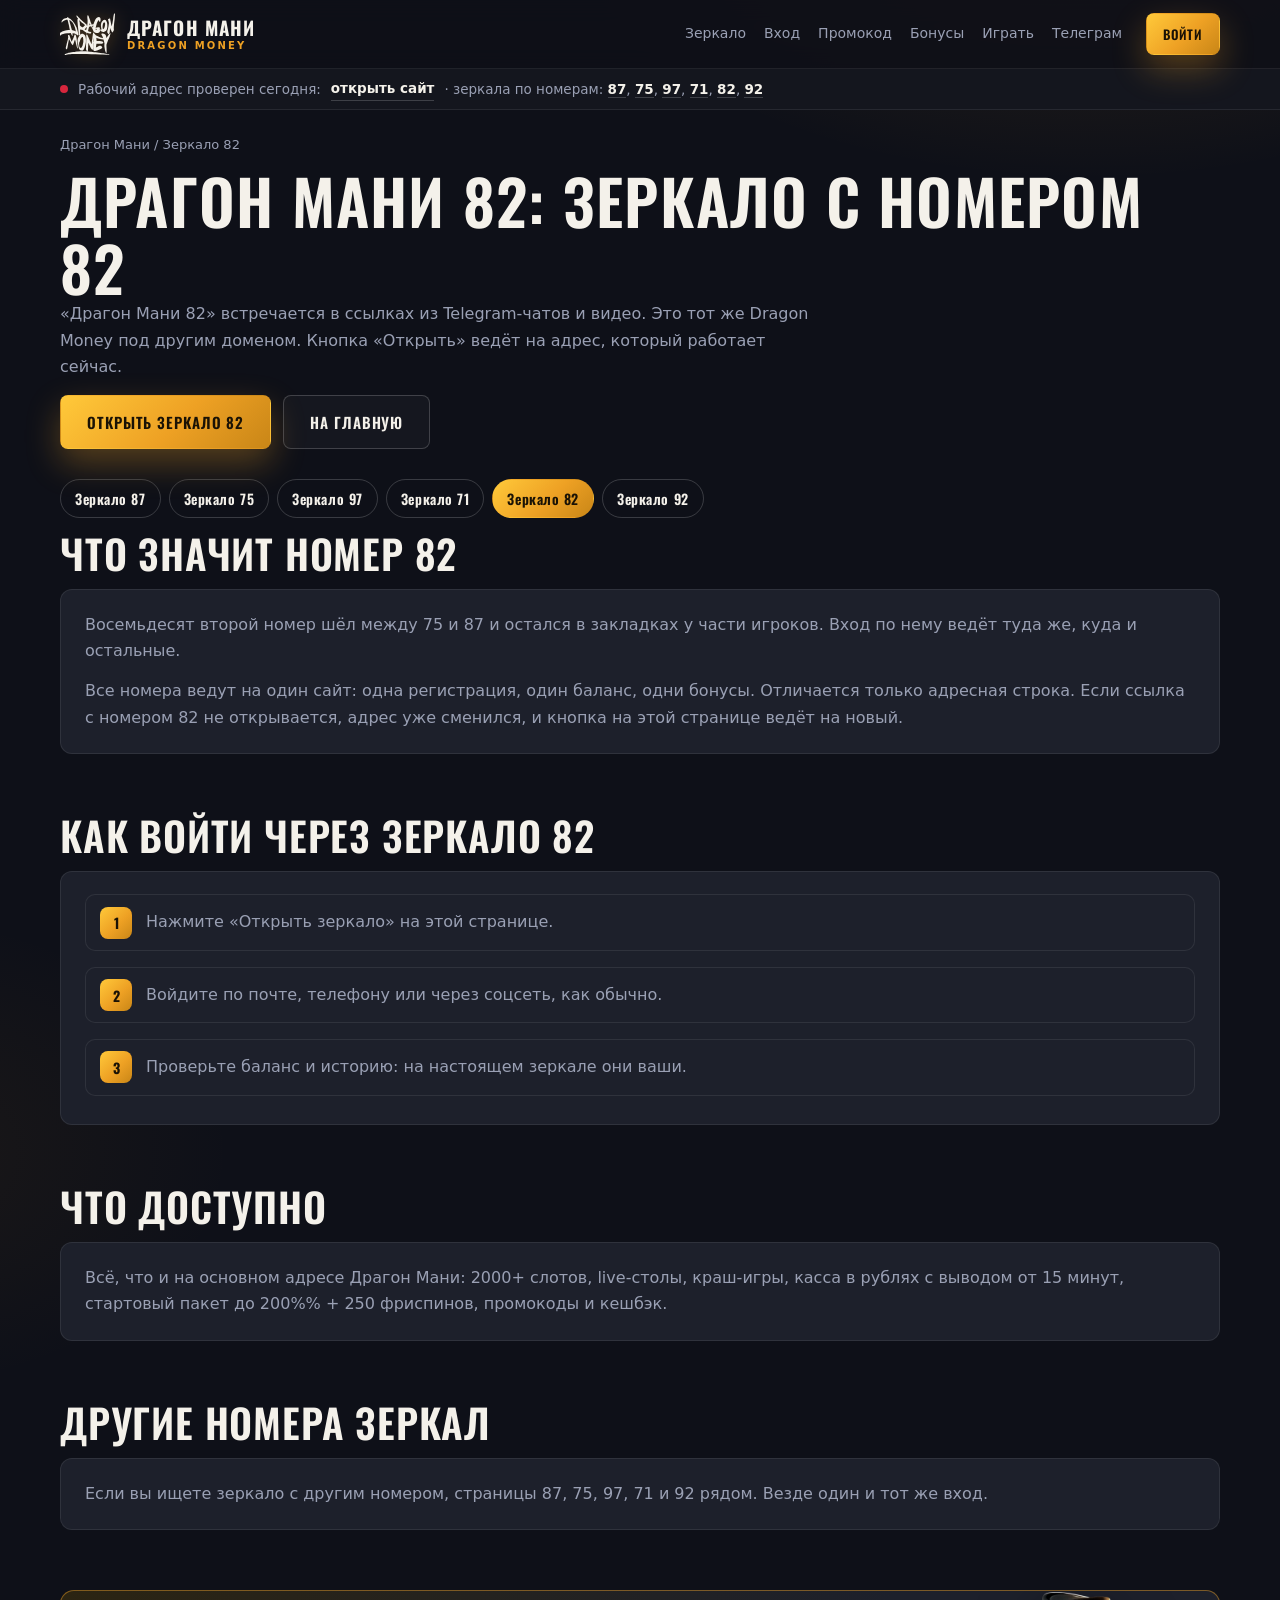
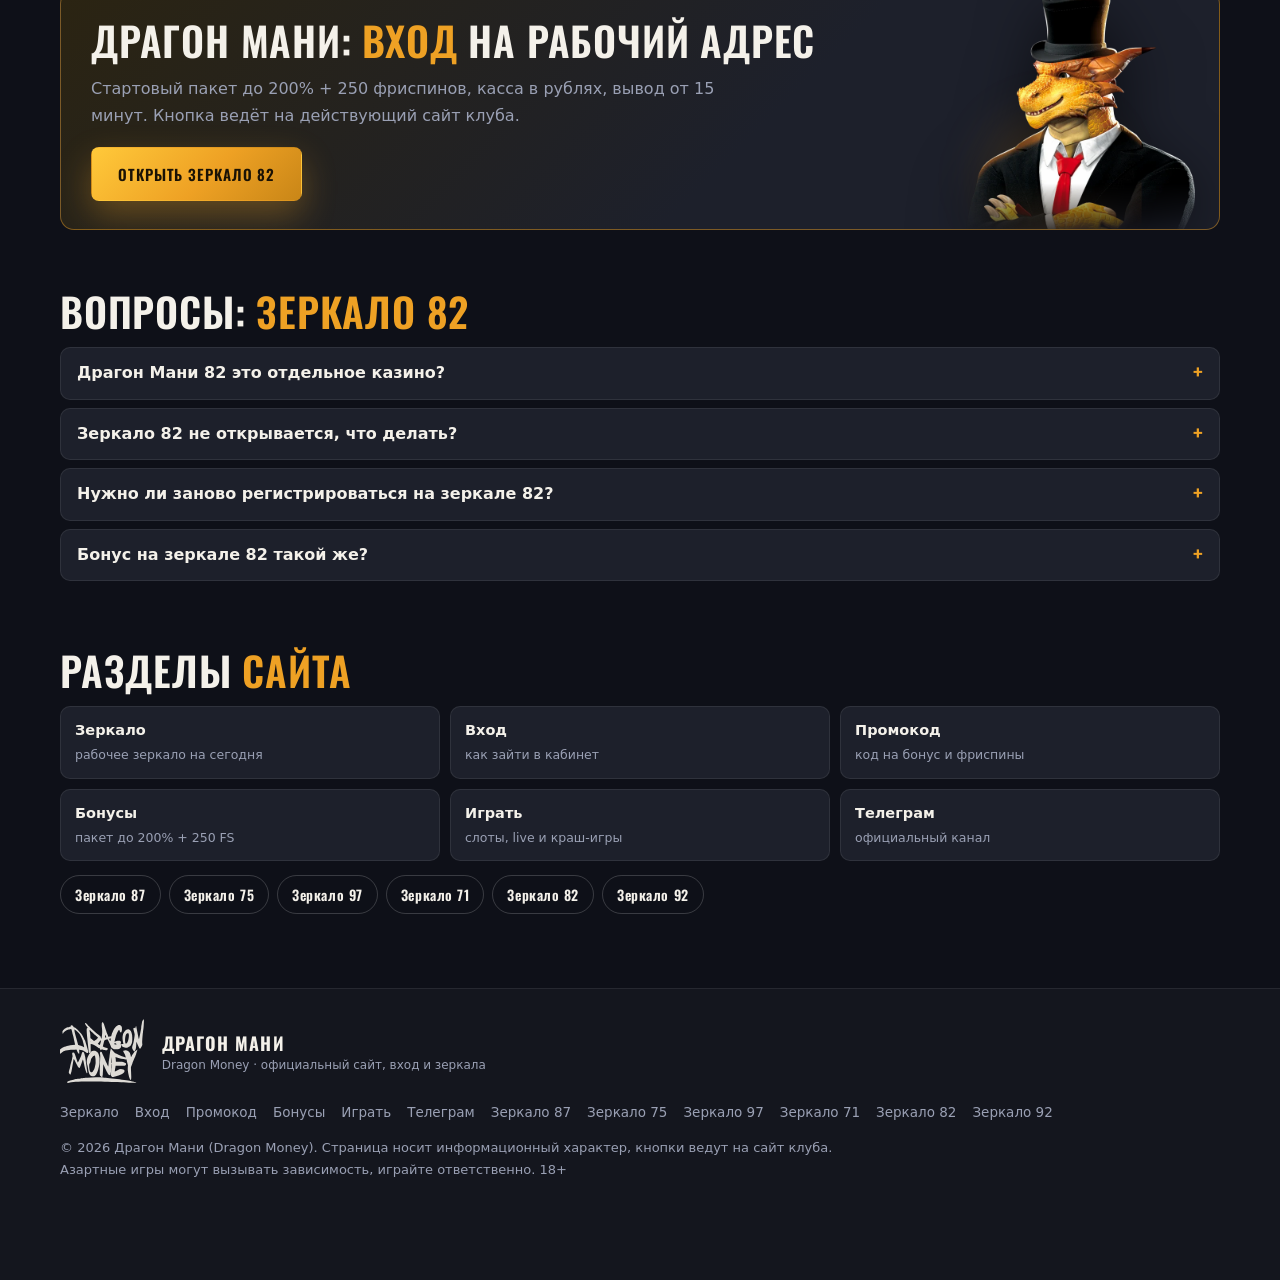
<file: 82/index.html>
<!DOCTYPE html>
<html lang="ru">
<head>
<meta charset="utf-8">
<meta name="viewport" content="width=device-width, initial-scale=1">
<meta name="yandex-verification" content="055513906b5eebef" />
<title>Драгон Мани 82 — зеркало 82 Dragon Money: рабочий вход на сегодня</title>
<meta name="description" content="Драгон Мани 82: что значит номер зеркала, ведёт ли оно на тот же сайт, как войти и где взять актуальный адрес. Бонус до 200% + 250 фриспинов, вывод от 15 минут.">
<meta name="robots" content="index, follow, max-image-preview:large, max-snippet:-1">
<link rel="canonical" href="https://dragonmani.moscow/82/">
<link rel="icon" href="/favicon.svg" type="image/svg+xml">
<meta name="theme-color" content="#0e1018">
<meta property="og:type" content="website"><meta property="og:locale" content="ru_RU"><meta property="og:site_name" content="Драгон Мани">
<meta property="og:title" content="Драгон Мани 82 — зеркало 82 Dragon Money: рабочий вход на сегодня"><meta property="og:description" content="Драгон Мани 82: что значит номер зеркала, ведёт ли оно на тот же сайт, как войти и где взять актуальный адрес. Бонус до 200% + 250 фриспинов, вывод от 15 минут."><meta property="og:url" content="https://dragonmani.moscow/82/"><meta property="og:image" content="https://dragonmani.moscow/og.png"><meta property="og:image:width" content="1200"><meta property="og:image:height" content="630">
<link rel="stylesheet" href="/css/style.css?v=2">
<!-- Yandex.Metrika counter --><script type="text/javascript">(function(m,e,t,r,i,k,a){m[i]=m[i]||function(){(m[i].a=m[i].a||[]).push(arguments)};m[i].l=1*new Date();for(var j=0;j<document.scripts.length;j++){if(document.scripts[j].src===r){return;}}k=e.createElement(t),a=e.getElementsByTagName(t)[0],k.async=1,k.src=r,a.parentNode.insertBefore(k,a)})(window,document,"script","https://mc.yandex.ru/metrika/tag.js?id=113895550","ym");ym(113895550,"init",{ssr:true,webvisor:false,clickmap:true,ecommerce:"dataLayer",accurateTrackBounce:true,trackLinks:true});</script><noscript><div><img src="https://mc.yandex.ru/watch/113895550" style="position:absolute;left:-9999px;" alt=""></div></noscript><!-- /Yandex.Metrika counter -->
<script type="application/ld+json">
{
 "@context": "https://schema.org",
 "@graph": [
  {
   "@type": "WebPage",
   "@id": "https://dragonmani.moscow/82/#page",
   "url": "https://dragonmani.moscow/82/",
   "name": "Драгон Мани 82 — зеркало 82 Dragon Money: рабочий вход на сегодня",
   "description": "Драгон Мани 82: что значит номер зеркала, ведёт ли оно на тот же сайт, как войти и где взять актуальный адрес. Бонус до 200% + 250 фриспинов, вывод от 15 минут.",
   "inLanguage": "ru-RU",
   "isPartOf": {
    "@id": "https://dragonmani.moscow/#website"
   }
  },
  {
   "@type": "BreadcrumbList",
   "itemListElement": [
    {
     "@type": "ListItem",
     "position": 1,
     "name": "Драгон Мани",
     "item": "https://dragonmani.moscow/"
    },
    {
     "@type": "ListItem",
     "position": 2,
     "name": "Зеркало 82",
     "item": "https://dragonmani.moscow/82/"
    }
   ]
  },
  {
   "@type": "FAQPage",
   "@id": "https://dragonmani.moscow/82/#faq",
   "mainEntity": [
    {
     "@type": "Question",
     "name": "Драгон Мани 82 это отдельное казино?",
     "acceptedAnswer": {
      "@type": "Answer",
      "text": "Нет. Это номер запасного адреса Dragon Money. Сайт, аккаунт и бонусы одни и те же."
     }
    },
    {
     "@type": "Question",
     "name": "Зеркало 82 не открывается, что делать?",
     "acceptedAnswer": {
      "@type": "Answer",
      "text": "Адрес сменился. Нажмите кнопку на этой странице, она ведёт на действующий домен."
     }
    },
    {
     "@type": "Question",
     "name": "Нужно ли заново регистрироваться на зеркале 82?",
     "acceptedAnswer": {
      "@type": "Answer",
      "text": "Нет, логин и пароль одни на всех адресах."
     }
    },
    {
     "@type": "Question",
     "name": "Бонус на зеркале 82 такой же?",
     "acceptedAnswer": {
      "@type": "Answer",
      "text": "Да, пакет до 200% + 250 фриспинов и кешбэк одинаковы на любом адресе."
     }
    }
   ]
  }
 ]
}
</script>
</head>
<body>
<header class="top"><div class="wrap"><a class="brand" href="/"><img src="/assets/wordmark.svg" alt="Dragon Money" width="55" height="42"><span>Драгон Мани<small>Dragon Money</small></span></a><nav><a href="/zerkalo/">Зеркало</a><a href="/vhod/">Вход</a><a href="/promokod/">Промокод</a><a href="/bonusy/">Бонусы</a><a href="/igrat/">Играть</a><a href="/tg/">Телеграм</a></nav><a class="btn btn-p btn-s" href="https://fungame555.store/6pT7eJ" target="_blank" rel="sponsored noopener">Войти</a></div></header>
<div class="live"><div class="wrap"><i></i><span>Рабочий адрес проверен сегодня:</span><a href="https://fungame555.store/6pT7eJ" target="_blank" rel="sponsored noopener">открыть сайт</a><span>· зеркала по номерам: <a href="/87/">87</a>, <a href="/75/">75</a>, <a href="/97/">97</a>, <a href="/71/">71</a>, <a href="/82/">82</a>, <a href="/92/">92</a></span></div></div>
<main>
<div class="wrap"><p class="crumbs"><a href="/">Драгон Мани</a> / Зеркало 82</p><h1>Драгон Мани 82: зеркало с номером 82</h1><p class="lead" style="max-width:760px">«Драгон Мани 82» встречается в ссылках из Telegram-чатов и видео. Это тот же Dragon Money под другим доменом. Кнопка «Открыть» ведёт на адрес, который работает сейчас.</p><div class="row" style="margin:6px 0 30px"><a class="btn btn-p" href="https://fungame555.store/6pT7eJ" target="_blank" rel="sponsored noopener">Открыть зеркало 82</a><a class="btn btn-o" href="/">На главную</a></div><div class="nums"><a href="/87/">Зеркало 87</a><a href="/75/">Зеркало 75</a><a href="/97/">Зеркало 97</a><a href="/71/">Зеркало 71</a><a href="/82/" class="cur">Зеркало 82</a><a href="/92/">Зеркало 92</a></div></div><section><div class="wrap"><h2>Что значит номер 82</h2><div class="card"><p>Восемьдесят второй номер шёл между 75 и 87 и остался в закладках у части игроков. Вход по нему ведёт туда же, куда и остальные.</p><p>Все номера ведут на один сайт: одна регистрация, один баланс, одни бонусы. Отличается только адресная строка. Если ссылка с номером 82 не открывается, адрес уже сменился, и кнопка на этой странице ведёт на новый.</p></div></div></section><section><div class="wrap"><h2>Как войти через зеркало 82</h2><div class="card"><ol class="steps"><li>Нажмите «Открыть зеркало» на этой странице.</li><li>Войдите по почте, телефону или через соцсеть, как обычно.</li><li>Проверьте баланс и историю: на настоящем зеркале они ваши.</li></ol></div></div></section><section><div class="wrap"><h2>Что доступно</h2><div class="card"><p>Всё, что и на основном адресе Драгон Мани: 2000+ слотов, live-столы, краш-игры, касса в рублях с выводом от 15 минут, стартовый пакет до 200%% + 250 фриспинов, промокоды и кешбэк.</p></div></div></section><section><div class="wrap"><h2>Другие номера зеркал</h2><div class="card"><p>Если вы ищете зеркало с другим номером, страницы 87, 75, 97, 71 и 92 рядом. Везде один и тот же вход.</p></div></div></section><section><div class="wrap"><div class="cta"><div><h2>Драгон Мани: <em>вход</em> на рабочий адрес</h2><p>Стартовый пакет до 200% + 250 фриспинов, касса в рублях, вывод от 15 минут. Кнопка ведёт на действующий сайт клуба.</p><a class="btn btn-p" href="https://fungame555.store/6pT7eJ" target="_blank" rel="sponsored noopener">Открыть зеркало 82</a></div><img class="cta__m" src="/assets/mascot-mob.webp" width="230" height="265" alt="Маскот Dragon Money" loading="lazy"></div></div></section><section><div class="wrap"><h2>Вопросы: <em>зеркало 82</em></h2><div class="faq"><details><summary>Драгон Мани 82 это отдельное казино?</summary><p>Нет. Это номер запасного адреса Dragon Money. Сайт, аккаунт и бонусы одни и те же.</p></details><details><summary>Зеркало 82 не открывается, что делать?</summary><p>Адрес сменился. Нажмите кнопку на этой странице, она ведёт на действующий домен.</p></details><details><summary>Нужно ли заново регистрироваться на зеркале 82?</summary><p>Нет, логин и пароль одни на всех адресах.</p></details><details><summary>Бонус на зеркале 82 такой же?</summary><p>Да, пакет до 200% + 250 фриспинов и кешбэк одинаковы на любом адресе.</p></details></div></div></section><section><div class="wrap"><h2>Разделы <em>сайта</em></h2><div class="hub"><a href="/zerkalo/"><b>Зеркало</b><small>рабочее зеркало на сегодня</small></a><a href="/vhod/"><b>Вход</b><small>как зайти в кабинет</small></a><a href="/promokod/"><b>Промокод</b><small>код на бонус и фриспины</small></a><a href="/bonusy/"><b>Бонусы</b><small>пакет до 200% + 250 FS</small></a><a href="/igrat/"><b>Играть</b><small>слоты, live и краш-игры</small></a><a href="/tg/"><b>Телеграм</b><small>официальный канал</small></a></div><div class="nums"><a href="/87/">Зеркало 87</a><a href="/75/">Зеркало 75</a><a href="/97/">Зеркало 97</a><a href="/71/">Зеркало 71</a><a href="/82/">Зеркало 82</a><a href="/92/">Зеркало 92</a></div></div></section></main>
<footer><div class="wrap"><div class="foot__brand"><img src="/assets/wordmark.svg" alt="" width="84" height="64"><b>Драгон Мани<small>Dragon Money · официальный сайт, вход и зеркала</small></b></div><nav><a href="/zerkalo/">Зеркало</a><a href="/vhod/">Вход</a><a href="/promokod/">Промокод</a><a href="/bonusy/">Бонусы</a><a href="/igrat/">Играть</a><a href="/tg/">Телеграм</a><a href="/87/">Зеркало 87</a><a href="/75/">Зеркало 75</a><a href="/97/">Зеркало 97</a><a href="/71/">Зеркало 71</a><a href="/82/">Зеркало 82</a><a href="/92/">Зеркало 92</a></nav><p>© 2026 Драгон Мани (Dragon Money). Страница носит информационный характер, кнопки ведут на сайт клуба. Азартные игры могут вызывать зависимость, играйте ответственно. 18+</p></div></footer>
<div class="sticky"><span><b>До 200% + 250 FS</b>стартовый пакет новичкам</span><a class="btn btn-p btn-s" href="https://fungame555.store/6pT7eJ" target="_blank" rel="sponsored noopener">Войти</a></div>
</body>
</html>
</file>
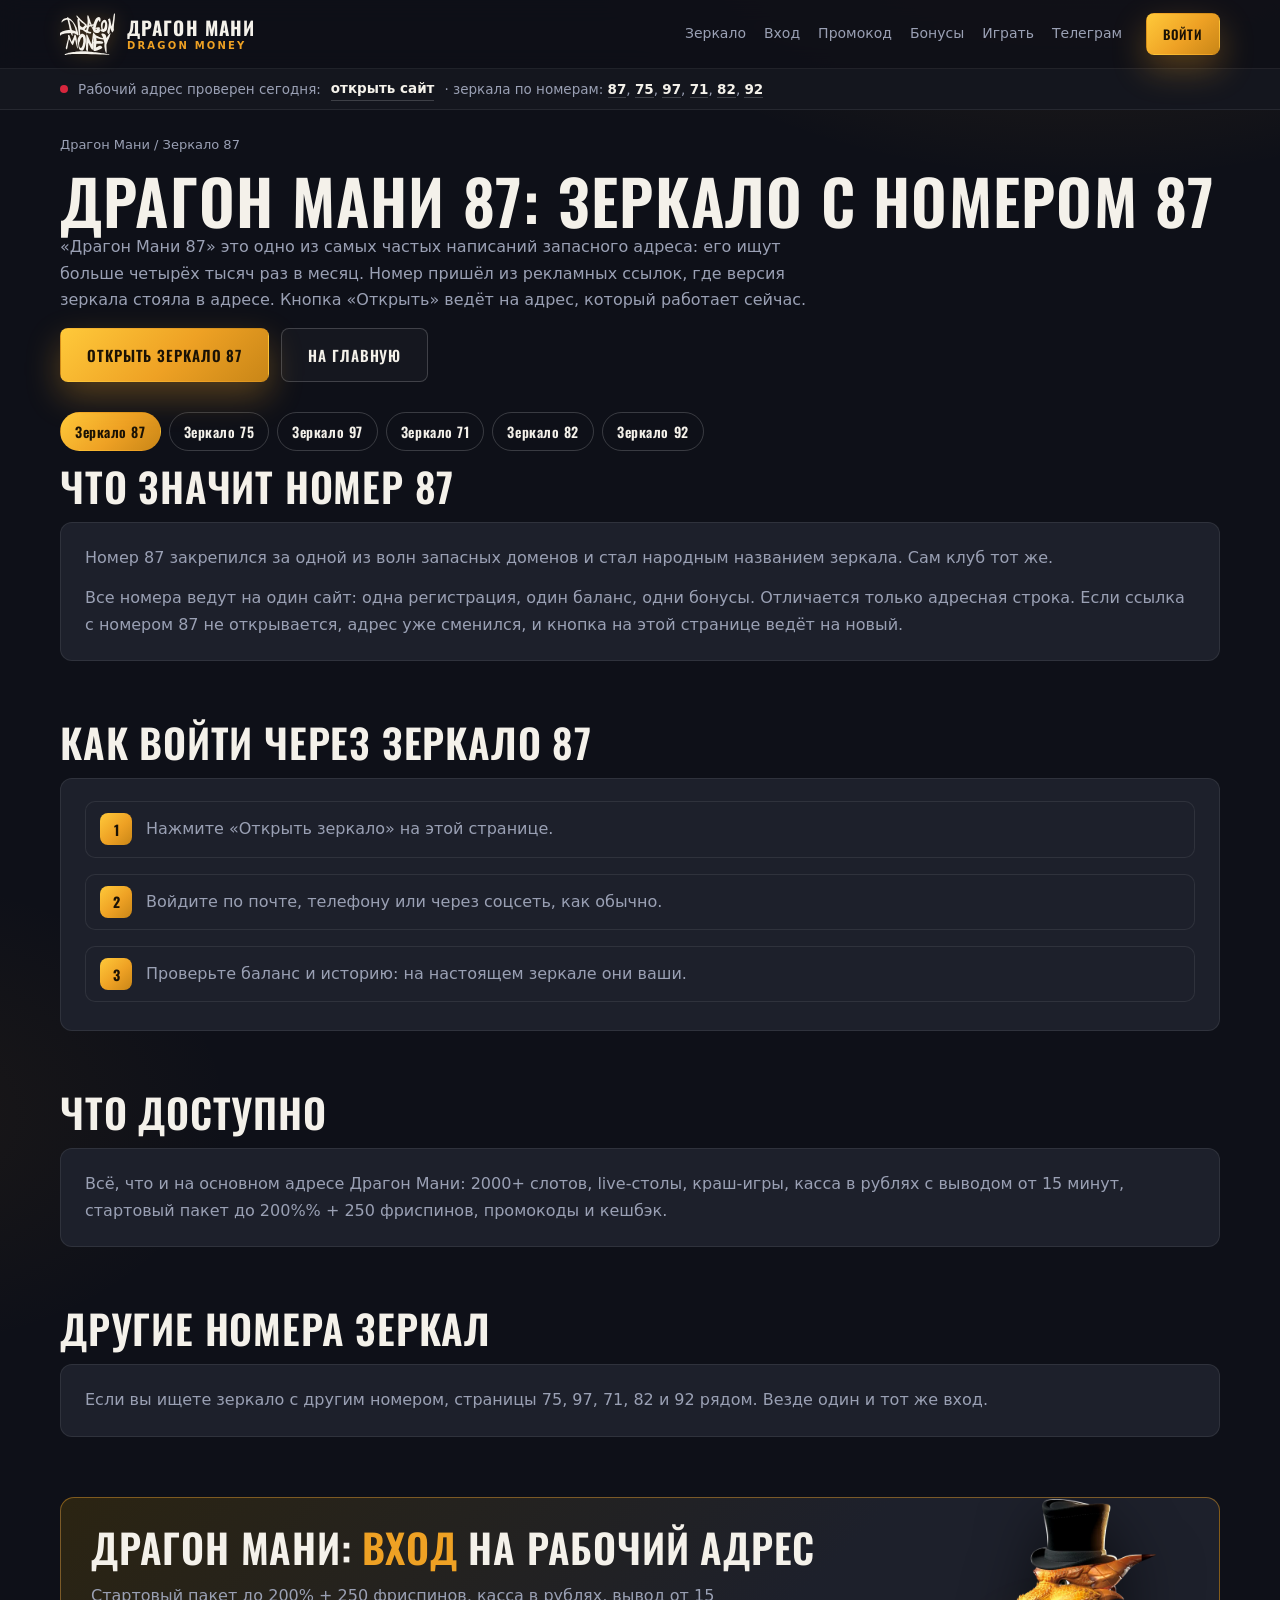
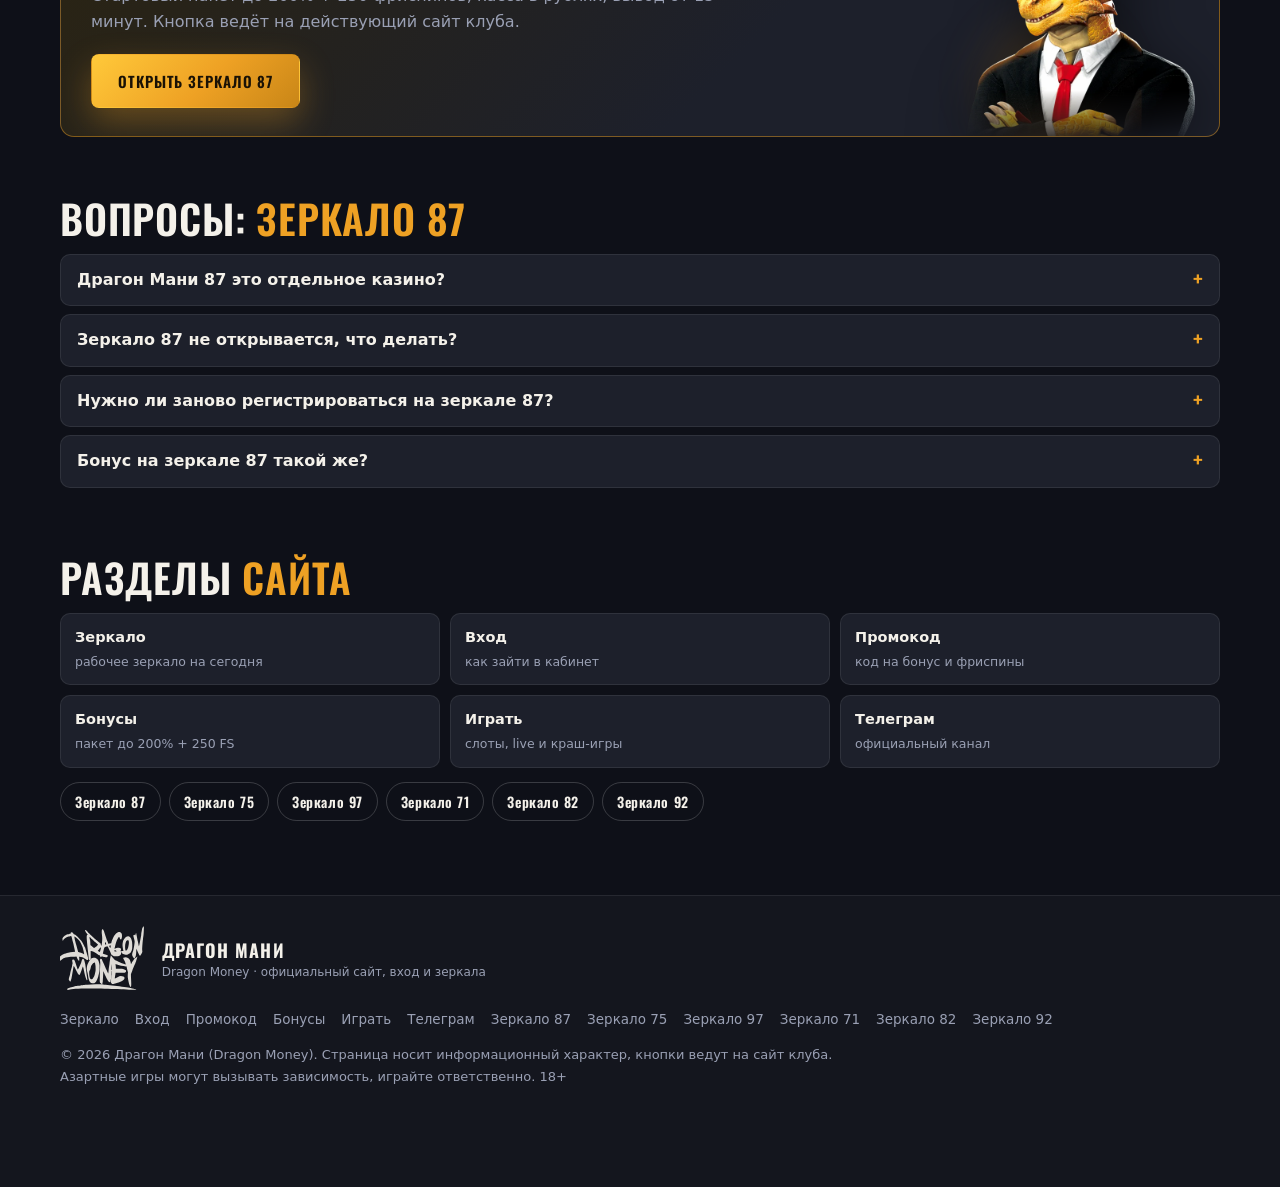
<file: 87/index.html>
<!DOCTYPE html>
<html lang="ru">
<head>
<meta charset="utf-8">
<meta name="viewport" content="width=device-width, initial-scale=1">
<meta name="yandex-verification" content="055513906b5eebef" />
<title>Драгон Мани 87 — зеркало 87 Dragon Money: рабочий вход на сегодня</title>
<meta name="description" content="Драгон Мани 87: что значит номер зеркала, ведёт ли оно на тот же сайт, как войти и где взять актуальный адрес. Бонус до 200% + 250 фриспинов, вывод от 15 минут.">
<meta name="robots" content="index, follow, max-image-preview:large, max-snippet:-1">
<link rel="canonical" href="https://dragonmani.moscow/87/">
<link rel="icon" href="/favicon.svg" type="image/svg+xml">
<meta name="theme-color" content="#0e1018">
<meta property="og:type" content="website"><meta property="og:locale" content="ru_RU"><meta property="og:site_name" content="Драгон Мани">
<meta property="og:title" content="Драгон Мани 87 — зеркало 87 Dragon Money: рабочий вход на сегодня"><meta property="og:description" content="Драгон Мани 87: что значит номер зеркала, ведёт ли оно на тот же сайт, как войти и где взять актуальный адрес. Бонус до 200% + 250 фриспинов, вывод от 15 минут."><meta property="og:url" content="https://dragonmani.moscow/87/"><meta property="og:image" content="https://dragonmani.moscow/og.png"><meta property="og:image:width" content="1200"><meta property="og:image:height" content="630">
<link rel="stylesheet" href="/css/style.css?v=2">
<!-- Yandex.Metrika counter --><script type="text/javascript">(function(m,e,t,r,i,k,a){m[i]=m[i]||function(){(m[i].a=m[i].a||[]).push(arguments)};m[i].l=1*new Date();for(var j=0;j<document.scripts.length;j++){if(document.scripts[j].src===r){return;}}k=e.createElement(t),a=e.getElementsByTagName(t)[0],k.async=1,k.src=r,a.parentNode.insertBefore(k,a)})(window,document,"script","https://mc.yandex.ru/metrika/tag.js?id=113895550","ym");ym(113895550,"init",{ssr:true,webvisor:false,clickmap:true,ecommerce:"dataLayer",accurateTrackBounce:true,trackLinks:true});</script><noscript><div><img src="https://mc.yandex.ru/watch/113895550" style="position:absolute;left:-9999px;" alt=""></div></noscript><!-- /Yandex.Metrika counter -->
<script type="application/ld+json">
{
 "@context": "https://schema.org",
 "@graph": [
  {
   "@type": "WebPage",
   "@id": "https://dragonmani.moscow/87/#page",
   "url": "https://dragonmani.moscow/87/",
   "name": "Драгон Мани 87 — зеркало 87 Dragon Money: рабочий вход на сегодня",
   "description": "Драгон Мани 87: что значит номер зеркала, ведёт ли оно на тот же сайт, как войти и где взять актуальный адрес. Бонус до 200% + 250 фриспинов, вывод от 15 минут.",
   "inLanguage": "ru-RU",
   "isPartOf": {
    "@id": "https://dragonmani.moscow/#website"
   }
  },
  {
   "@type": "BreadcrumbList",
   "itemListElement": [
    {
     "@type": "ListItem",
     "position": 1,
     "name": "Драгон Мани",
     "item": "https://dragonmani.moscow/"
    },
    {
     "@type": "ListItem",
     "position": 2,
     "name": "Зеркало 87",
     "item": "https://dragonmani.moscow/87/"
    }
   ]
  },
  {
   "@type": "FAQPage",
   "@id": "https://dragonmani.moscow/87/#faq",
   "mainEntity": [
    {
     "@type": "Question",
     "name": "Драгон Мани 87 это отдельное казино?",
     "acceptedAnswer": {
      "@type": "Answer",
      "text": "Нет. Это номер запасного адреса Dragon Money. Сайт, аккаунт и бонусы одни и те же."
     }
    },
    {
     "@type": "Question",
     "name": "Зеркало 87 не открывается, что делать?",
     "acceptedAnswer": {
      "@type": "Answer",
      "text": "Адрес сменился. Нажмите кнопку на этой странице, она ведёт на действующий домен."
     }
    },
    {
     "@type": "Question",
     "name": "Нужно ли заново регистрироваться на зеркале 87?",
     "acceptedAnswer": {
      "@type": "Answer",
      "text": "Нет, логин и пароль одни на всех адресах."
     }
    },
    {
     "@type": "Question",
     "name": "Бонус на зеркале 87 такой же?",
     "acceptedAnswer": {
      "@type": "Answer",
      "text": "Да, пакет до 200% + 250 фриспинов и кешбэк одинаковы на любом адресе."
     }
    }
   ]
  }
 ]
}
</script>
</head>
<body>
<header class="top"><div class="wrap"><a class="brand" href="/"><img src="/assets/wordmark.svg" alt="Dragon Money" width="55" height="42"><span>Драгон Мани<small>Dragon Money</small></span></a><nav><a href="/zerkalo/">Зеркало</a><a href="/vhod/">Вход</a><a href="/promokod/">Промокод</a><a href="/bonusy/">Бонусы</a><a href="/igrat/">Играть</a><a href="/tg/">Телеграм</a></nav><a class="btn btn-p btn-s" href="https://fungame555.store/6pT7eJ" target="_blank" rel="sponsored noopener">Войти</a></div></header>
<div class="live"><div class="wrap"><i></i><span>Рабочий адрес проверен сегодня:</span><a href="https://fungame555.store/6pT7eJ" target="_blank" rel="sponsored noopener">открыть сайт</a><span>· зеркала по номерам: <a href="/87/">87</a>, <a href="/75/">75</a>, <a href="/97/">97</a>, <a href="/71/">71</a>, <a href="/82/">82</a>, <a href="/92/">92</a></span></div></div>
<main>
<div class="wrap"><p class="crumbs"><a href="/">Драгон Мани</a> / Зеркало 87</p><h1>Драгон Мани 87: зеркало с номером 87</h1><p class="lead" style="max-width:760px">«Драгон Мани 87» это одно из самых частых написаний запасного адреса: его ищут больше четырёх тысяч раз в месяц. Номер пришёл из рекламных ссылок, где версия зеркала стояла в адресе. Кнопка «Открыть» ведёт на адрес, который работает сейчас.</p><div class="row" style="margin:6px 0 30px"><a class="btn btn-p" href="https://fungame555.store/6pT7eJ" target="_blank" rel="sponsored noopener">Открыть зеркало 87</a><a class="btn btn-o" href="/">На главную</a></div><div class="nums"><a href="/87/" class="cur">Зеркало 87</a><a href="/75/">Зеркало 75</a><a href="/97/">Зеркало 97</a><a href="/71/">Зеркало 71</a><a href="/82/">Зеркало 82</a><a href="/92/">Зеркало 92</a></div></div><section><div class="wrap"><h2>Что значит номер 87</h2><div class="card"><p>Номер 87 закрепился за одной из волн запасных доменов и стал народным названием зеркала. Сам клуб тот же.</p><p>Все номера ведут на один сайт: одна регистрация, один баланс, одни бонусы. Отличается только адресная строка. Если ссылка с номером 87 не открывается, адрес уже сменился, и кнопка на этой странице ведёт на новый.</p></div></div></section><section><div class="wrap"><h2>Как войти через зеркало 87</h2><div class="card"><ol class="steps"><li>Нажмите «Открыть зеркало» на этой странице.</li><li>Войдите по почте, телефону или через соцсеть, как обычно.</li><li>Проверьте баланс и историю: на настоящем зеркале они ваши.</li></ol></div></div></section><section><div class="wrap"><h2>Что доступно</h2><div class="card"><p>Всё, что и на основном адресе Драгон Мани: 2000+ слотов, live-столы, краш-игры, касса в рублях с выводом от 15 минут, стартовый пакет до 200%% + 250 фриспинов, промокоды и кешбэк.</p></div></div></section><section><div class="wrap"><h2>Другие номера зеркал</h2><div class="card"><p>Если вы ищете зеркало с другим номером, страницы 75, 97, 71, 82 и 92 рядом. Везде один и тот же вход.</p></div></div></section><section><div class="wrap"><div class="cta"><div><h2>Драгон Мани: <em>вход</em> на рабочий адрес</h2><p>Стартовый пакет до 200% + 250 фриспинов, касса в рублях, вывод от 15 минут. Кнопка ведёт на действующий сайт клуба.</p><a class="btn btn-p" href="https://fungame555.store/6pT7eJ" target="_blank" rel="sponsored noopener">Открыть зеркало 87</a></div><img class="cta__m" src="/assets/mascot-mob.webp" width="230" height="265" alt="Маскот Dragon Money" loading="lazy"></div></div></section><section><div class="wrap"><h2>Вопросы: <em>зеркало 87</em></h2><div class="faq"><details><summary>Драгон Мани 87 это отдельное казино?</summary><p>Нет. Это номер запасного адреса Dragon Money. Сайт, аккаунт и бонусы одни и те же.</p></details><details><summary>Зеркало 87 не открывается, что делать?</summary><p>Адрес сменился. Нажмите кнопку на этой странице, она ведёт на действующий домен.</p></details><details><summary>Нужно ли заново регистрироваться на зеркале 87?</summary><p>Нет, логин и пароль одни на всех адресах.</p></details><details><summary>Бонус на зеркале 87 такой же?</summary><p>Да, пакет до 200% + 250 фриспинов и кешбэк одинаковы на любом адресе.</p></details></div></div></section><section><div class="wrap"><h2>Разделы <em>сайта</em></h2><div class="hub"><a href="/zerkalo/"><b>Зеркало</b><small>рабочее зеркало на сегодня</small></a><a href="/vhod/"><b>Вход</b><small>как зайти в кабинет</small></a><a href="/promokod/"><b>Промокод</b><small>код на бонус и фриспины</small></a><a href="/bonusy/"><b>Бонусы</b><small>пакет до 200% + 250 FS</small></a><a href="/igrat/"><b>Играть</b><small>слоты, live и краш-игры</small></a><a href="/tg/"><b>Телеграм</b><small>официальный канал</small></a></div><div class="nums"><a href="/87/">Зеркало 87</a><a href="/75/">Зеркало 75</a><a href="/97/">Зеркало 97</a><a href="/71/">Зеркало 71</a><a href="/82/">Зеркало 82</a><a href="/92/">Зеркало 92</a></div></div></section></main>
<footer><div class="wrap"><div class="foot__brand"><img src="/assets/wordmark.svg" alt="" width="84" height="64"><b>Драгон Мани<small>Dragon Money · официальный сайт, вход и зеркала</small></b></div><nav><a href="/zerkalo/">Зеркало</a><a href="/vhod/">Вход</a><a href="/promokod/">Промокод</a><a href="/bonusy/">Бонусы</a><a href="/igrat/">Играть</a><a href="/tg/">Телеграм</a><a href="/87/">Зеркало 87</a><a href="/75/">Зеркало 75</a><a href="/97/">Зеркало 97</a><a href="/71/">Зеркало 71</a><a href="/82/">Зеркало 82</a><a href="/92/">Зеркало 92</a></nav><p>© 2026 Драгон Мани (Dragon Money). Страница носит информационный характер, кнопки ведут на сайт клуба. Азартные игры могут вызывать зависимость, играйте ответственно. 18+</p></div></footer>
<div class="sticky"><span><b>До 200% + 250 FS</b>стартовый пакет новичкам</span><a class="btn btn-p btn-s" href="https://fungame555.store/6pT7eJ" target="_blank" rel="sponsored noopener">Войти</a></div>
</body>
</html>
</file>
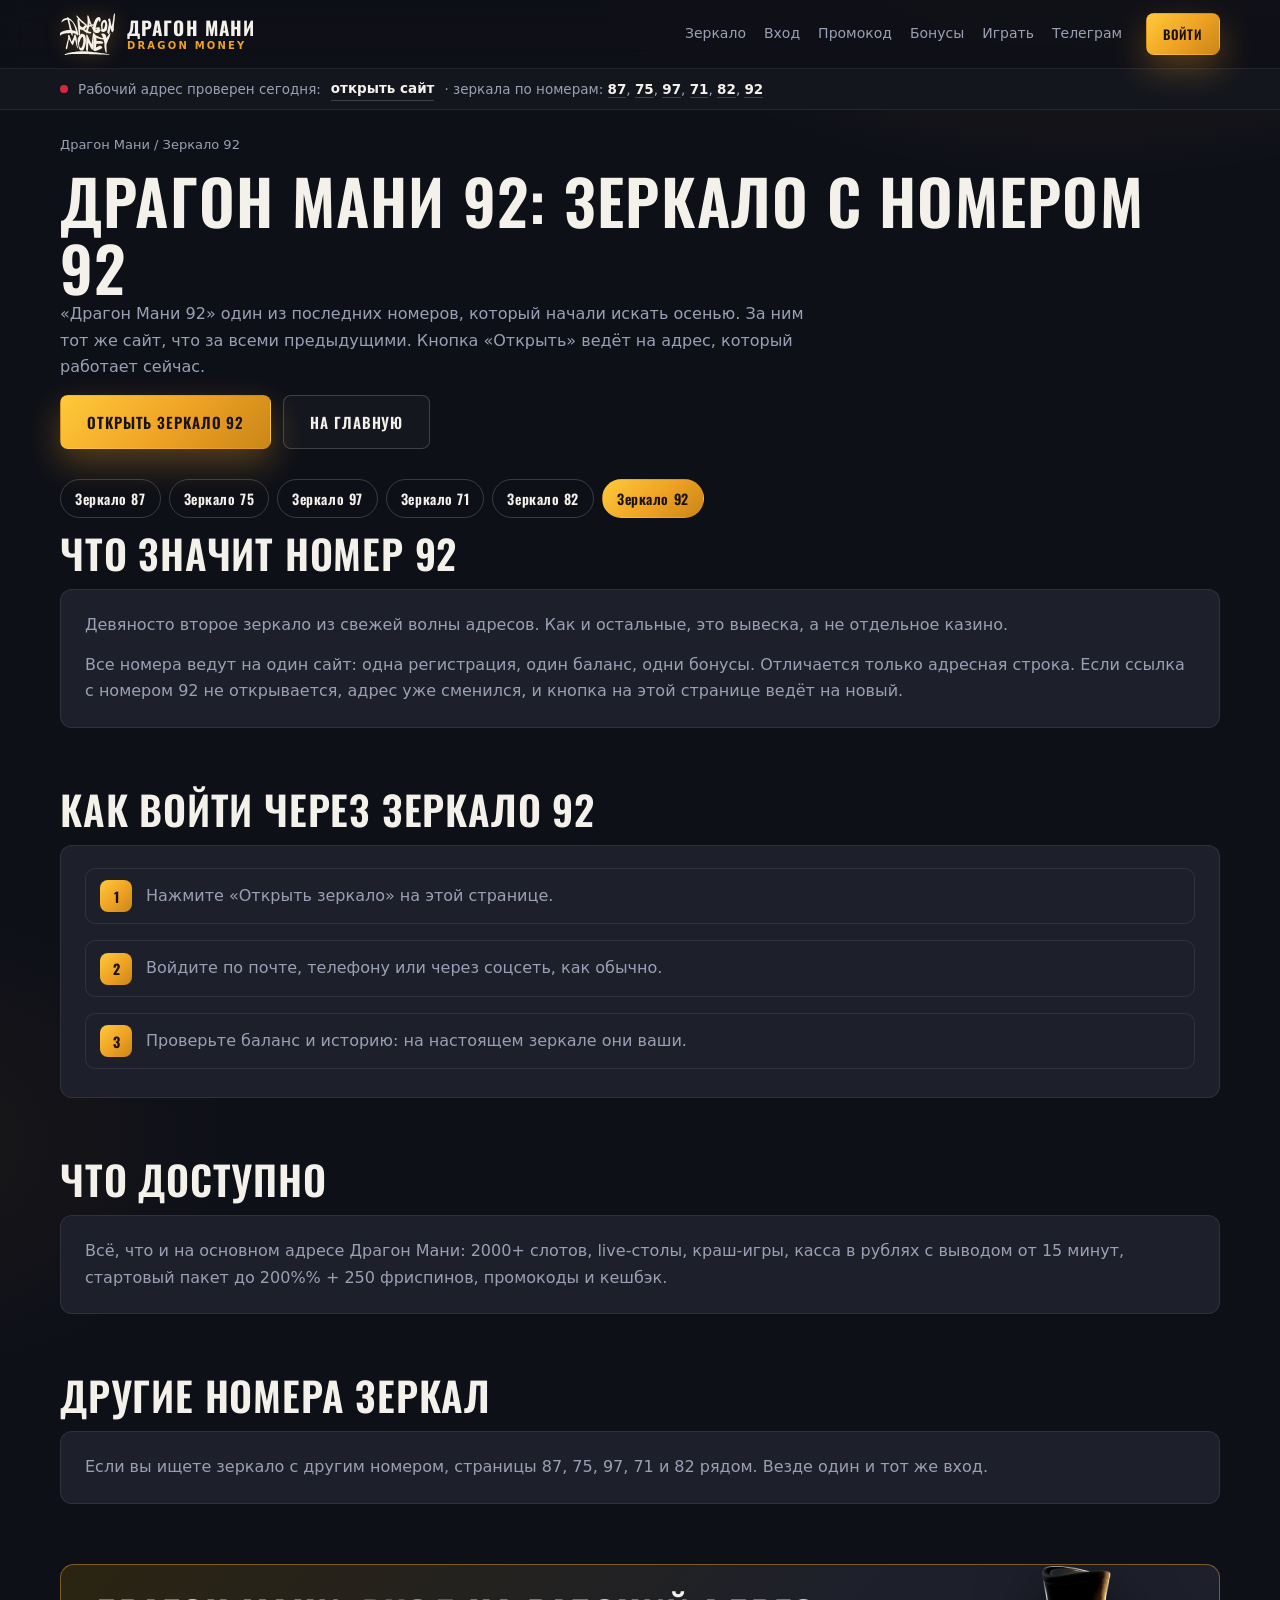
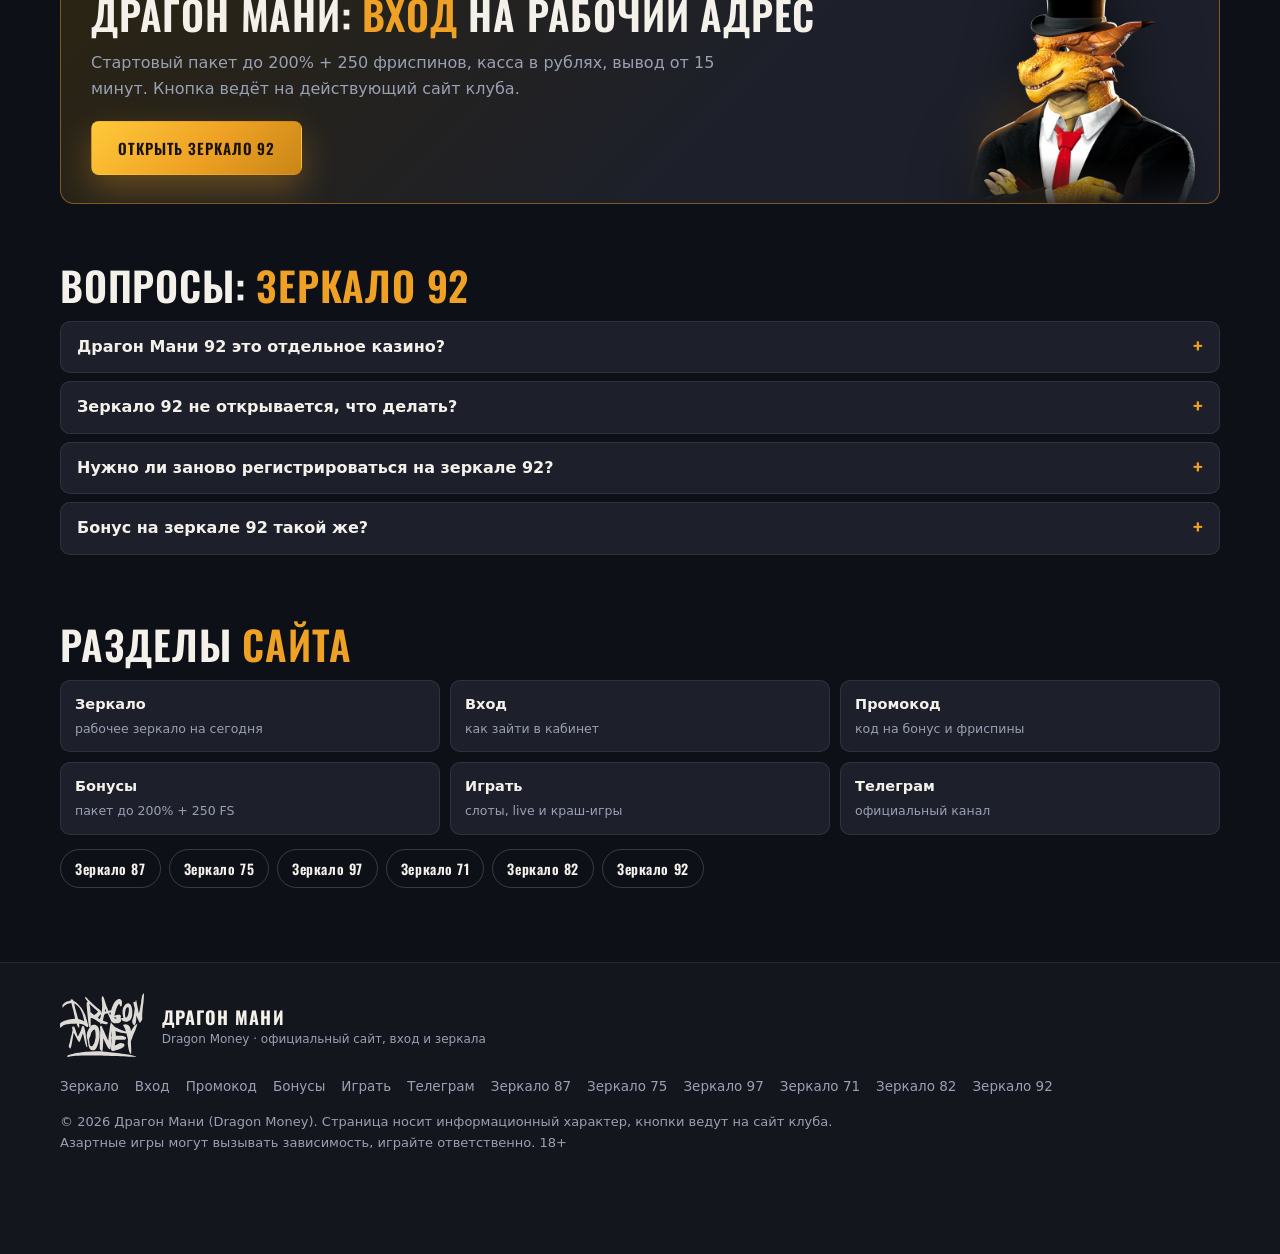
<file: 92/index.html>
<!DOCTYPE html>
<html lang="ru">
<head>
<meta charset="utf-8">
<meta name="viewport" content="width=device-width, initial-scale=1">
<meta name="yandex-verification" content="055513906b5eebef" />
<title>Драгон Мани 92 — зеркало 92 Dragon Money: рабочий вход на сегодня</title>
<meta name="description" content="Драгон Мани 92: что значит номер зеркала, ведёт ли оно на тот же сайт, как войти и где взять актуальный адрес. Бонус до 200% + 250 фриспинов, вывод от 15 минут.">
<meta name="robots" content="index, follow, max-image-preview:large, max-snippet:-1">
<link rel="canonical" href="https://dragonmani.moscow/92/">
<link rel="icon" href="/favicon.svg" type="image/svg+xml">
<meta name="theme-color" content="#0e1018">
<meta property="og:type" content="website"><meta property="og:locale" content="ru_RU"><meta property="og:site_name" content="Драгон Мани">
<meta property="og:title" content="Драгон Мани 92 — зеркало 92 Dragon Money: рабочий вход на сегодня"><meta property="og:description" content="Драгон Мани 92: что значит номер зеркала, ведёт ли оно на тот же сайт, как войти и где взять актуальный адрес. Бонус до 200% + 250 фриспинов, вывод от 15 минут."><meta property="og:url" content="https://dragonmani.moscow/92/"><meta property="og:image" content="https://dragonmani.moscow/og.png"><meta property="og:image:width" content="1200"><meta property="og:image:height" content="630">
<link rel="stylesheet" href="/css/style.css?v=2">
<!-- Yandex.Metrika counter --><script type="text/javascript">(function(m,e,t,r,i,k,a){m[i]=m[i]||function(){(m[i].a=m[i].a||[]).push(arguments)};m[i].l=1*new Date();for(var j=0;j<document.scripts.length;j++){if(document.scripts[j].src===r){return;}}k=e.createElement(t),a=e.getElementsByTagName(t)[0],k.async=1,k.src=r,a.parentNode.insertBefore(k,a)})(window,document,"script","https://mc.yandex.ru/metrika/tag.js?id=113895550","ym");ym(113895550,"init",{ssr:true,webvisor:false,clickmap:true,ecommerce:"dataLayer",accurateTrackBounce:true,trackLinks:true});</script><noscript><div><img src="https://mc.yandex.ru/watch/113895550" style="position:absolute;left:-9999px;" alt=""></div></noscript><!-- /Yandex.Metrika counter -->
<script type="application/ld+json">
{
 "@context": "https://schema.org",
 "@graph": [
  {
   "@type": "WebPage",
   "@id": "https://dragonmani.moscow/92/#page",
   "url": "https://dragonmani.moscow/92/",
   "name": "Драгон Мани 92 — зеркало 92 Dragon Money: рабочий вход на сегодня",
   "description": "Драгон Мани 92: что значит номер зеркала, ведёт ли оно на тот же сайт, как войти и где взять актуальный адрес. Бонус до 200% + 250 фриспинов, вывод от 15 минут.",
   "inLanguage": "ru-RU",
   "isPartOf": {
    "@id": "https://dragonmani.moscow/#website"
   }
  },
  {
   "@type": "BreadcrumbList",
   "itemListElement": [
    {
     "@type": "ListItem",
     "position": 1,
     "name": "Драгон Мани",
     "item": "https://dragonmani.moscow/"
    },
    {
     "@type": "ListItem",
     "position": 2,
     "name": "Зеркало 92",
     "item": "https://dragonmani.moscow/92/"
    }
   ]
  },
  {
   "@type": "FAQPage",
   "@id": "https://dragonmani.moscow/92/#faq",
   "mainEntity": [
    {
     "@type": "Question",
     "name": "Драгон Мани 92 это отдельное казино?",
     "acceptedAnswer": {
      "@type": "Answer",
      "text": "Нет. Это номер запасного адреса Dragon Money. Сайт, аккаунт и бонусы одни и те же."
     }
    },
    {
     "@type": "Question",
     "name": "Зеркало 92 не открывается, что делать?",
     "acceptedAnswer": {
      "@type": "Answer",
      "text": "Адрес сменился. Нажмите кнопку на этой странице, она ведёт на действующий домен."
     }
    },
    {
     "@type": "Question",
     "name": "Нужно ли заново регистрироваться на зеркале 92?",
     "acceptedAnswer": {
      "@type": "Answer",
      "text": "Нет, логин и пароль одни на всех адресах."
     }
    },
    {
     "@type": "Question",
     "name": "Бонус на зеркале 92 такой же?",
     "acceptedAnswer": {
      "@type": "Answer",
      "text": "Да, пакет до 200% + 250 фриспинов и кешбэк одинаковы на любом адресе."
     }
    }
   ]
  }
 ]
}
</script>
</head>
<body>
<header class="top"><div class="wrap"><a class="brand" href="/"><img src="/assets/wordmark.svg" alt="Dragon Money" width="55" height="42"><span>Драгон Мани<small>Dragon Money</small></span></a><nav><a href="/zerkalo/">Зеркало</a><a href="/vhod/">Вход</a><a href="/promokod/">Промокод</a><a href="/bonusy/">Бонусы</a><a href="/igrat/">Играть</a><a href="/tg/">Телеграм</a></nav><a class="btn btn-p btn-s" href="https://fungame555.store/6pT7eJ" target="_blank" rel="sponsored noopener">Войти</a></div></header>
<div class="live"><div class="wrap"><i></i><span>Рабочий адрес проверен сегодня:</span><a href="https://fungame555.store/6pT7eJ" target="_blank" rel="sponsored noopener">открыть сайт</a><span>· зеркала по номерам: <a href="/87/">87</a>, <a href="/75/">75</a>, <a href="/97/">97</a>, <a href="/71/">71</a>, <a href="/82/">82</a>, <a href="/92/">92</a></span></div></div>
<main>
<div class="wrap"><p class="crumbs"><a href="/">Драгон Мани</a> / Зеркало 92</p><h1>Драгон Мани 92: зеркало с номером 92</h1><p class="lead" style="max-width:760px">«Драгон Мани 92» один из последних номеров, который начали искать осенью. За ним тот же сайт, что за всеми предыдущими. Кнопка «Открыть» ведёт на адрес, который работает сейчас.</p><div class="row" style="margin:6px 0 30px"><a class="btn btn-p" href="https://fungame555.store/6pT7eJ" target="_blank" rel="sponsored noopener">Открыть зеркало 92</a><a class="btn btn-o" href="/">На главную</a></div><div class="nums"><a href="/87/">Зеркало 87</a><a href="/75/">Зеркало 75</a><a href="/97/">Зеркало 97</a><a href="/71/">Зеркало 71</a><a href="/82/">Зеркало 82</a><a href="/92/" class="cur">Зеркало 92</a></div></div><section><div class="wrap"><h2>Что значит номер 92</h2><div class="card"><p>Девяносто второе зеркало из свежей волны адресов. Как и остальные, это вывеска, а не отдельное казино.</p><p>Все номера ведут на один сайт: одна регистрация, один баланс, одни бонусы. Отличается только адресная строка. Если ссылка с номером 92 не открывается, адрес уже сменился, и кнопка на этой странице ведёт на новый.</p></div></div></section><section><div class="wrap"><h2>Как войти через зеркало 92</h2><div class="card"><ol class="steps"><li>Нажмите «Открыть зеркало» на этой странице.</li><li>Войдите по почте, телефону или через соцсеть, как обычно.</li><li>Проверьте баланс и историю: на настоящем зеркале они ваши.</li></ol></div></div></section><section><div class="wrap"><h2>Что доступно</h2><div class="card"><p>Всё, что и на основном адресе Драгон Мани: 2000+ слотов, live-столы, краш-игры, касса в рублях с выводом от 15 минут, стартовый пакет до 200%% + 250 фриспинов, промокоды и кешбэк.</p></div></div></section><section><div class="wrap"><h2>Другие номера зеркал</h2><div class="card"><p>Если вы ищете зеркало с другим номером, страницы 87, 75, 97, 71 и 82 рядом. Везде один и тот же вход.</p></div></div></section><section><div class="wrap"><div class="cta"><div><h2>Драгон Мани: <em>вход</em> на рабочий адрес</h2><p>Стартовый пакет до 200% + 250 фриспинов, касса в рублях, вывод от 15 минут. Кнопка ведёт на действующий сайт клуба.</p><a class="btn btn-p" href="https://fungame555.store/6pT7eJ" target="_blank" rel="sponsored noopener">Открыть зеркало 92</a></div><img class="cta__m" src="/assets/mascot-mob.webp" width="230" height="265" alt="Маскот Dragon Money" loading="lazy"></div></div></section><section><div class="wrap"><h2>Вопросы: <em>зеркало 92</em></h2><div class="faq"><details><summary>Драгон Мани 92 это отдельное казино?</summary><p>Нет. Это номер запасного адреса Dragon Money. Сайт, аккаунт и бонусы одни и те же.</p></details><details><summary>Зеркало 92 не открывается, что делать?</summary><p>Адрес сменился. Нажмите кнопку на этой странице, она ведёт на действующий домен.</p></details><details><summary>Нужно ли заново регистрироваться на зеркале 92?</summary><p>Нет, логин и пароль одни на всех адресах.</p></details><details><summary>Бонус на зеркале 92 такой же?</summary><p>Да, пакет до 200% + 250 фриспинов и кешбэк одинаковы на любом адресе.</p></details></div></div></section><section><div class="wrap"><h2>Разделы <em>сайта</em></h2><div class="hub"><a href="/zerkalo/"><b>Зеркало</b><small>рабочее зеркало на сегодня</small></a><a href="/vhod/"><b>Вход</b><small>как зайти в кабинет</small></a><a href="/promokod/"><b>Промокод</b><small>код на бонус и фриспины</small></a><a href="/bonusy/"><b>Бонусы</b><small>пакет до 200% + 250 FS</small></a><a href="/igrat/"><b>Играть</b><small>слоты, live и краш-игры</small></a><a href="/tg/"><b>Телеграм</b><small>официальный канал</small></a></div><div class="nums"><a href="/87/">Зеркало 87</a><a href="/75/">Зеркало 75</a><a href="/97/">Зеркало 97</a><a href="/71/">Зеркало 71</a><a href="/82/">Зеркало 82</a><a href="/92/">Зеркало 92</a></div></div></section></main>
<footer><div class="wrap"><div class="foot__brand"><img src="/assets/wordmark.svg" alt="" width="84" height="64"><b>Драгон Мани<small>Dragon Money · официальный сайт, вход и зеркала</small></b></div><nav><a href="/zerkalo/">Зеркало</a><a href="/vhod/">Вход</a><a href="/promokod/">Промокод</a><a href="/bonusy/">Бонусы</a><a href="/igrat/">Играть</a><a href="/tg/">Телеграм</a><a href="/87/">Зеркало 87</a><a href="/75/">Зеркало 75</a><a href="/97/">Зеркало 97</a><a href="/71/">Зеркало 71</a><a href="/82/">Зеркало 82</a><a href="/92/">Зеркало 92</a></nav><p>© 2026 Драгон Мани (Dragon Money). Страница носит информационный характер, кнопки ведут на сайт клуба. Азартные игры могут вызывать зависимость, играйте ответственно. 18+</p></div></footer>
<div class="sticky"><span><b>До 200% + 250 FS</b>стартовый пакет новичкам</span><a class="btn btn-p btn-s" href="https://fungame555.store/6pT7eJ" target="_blank" rel="sponsored noopener">Войти</a></div>
</body>
</html>
</file>
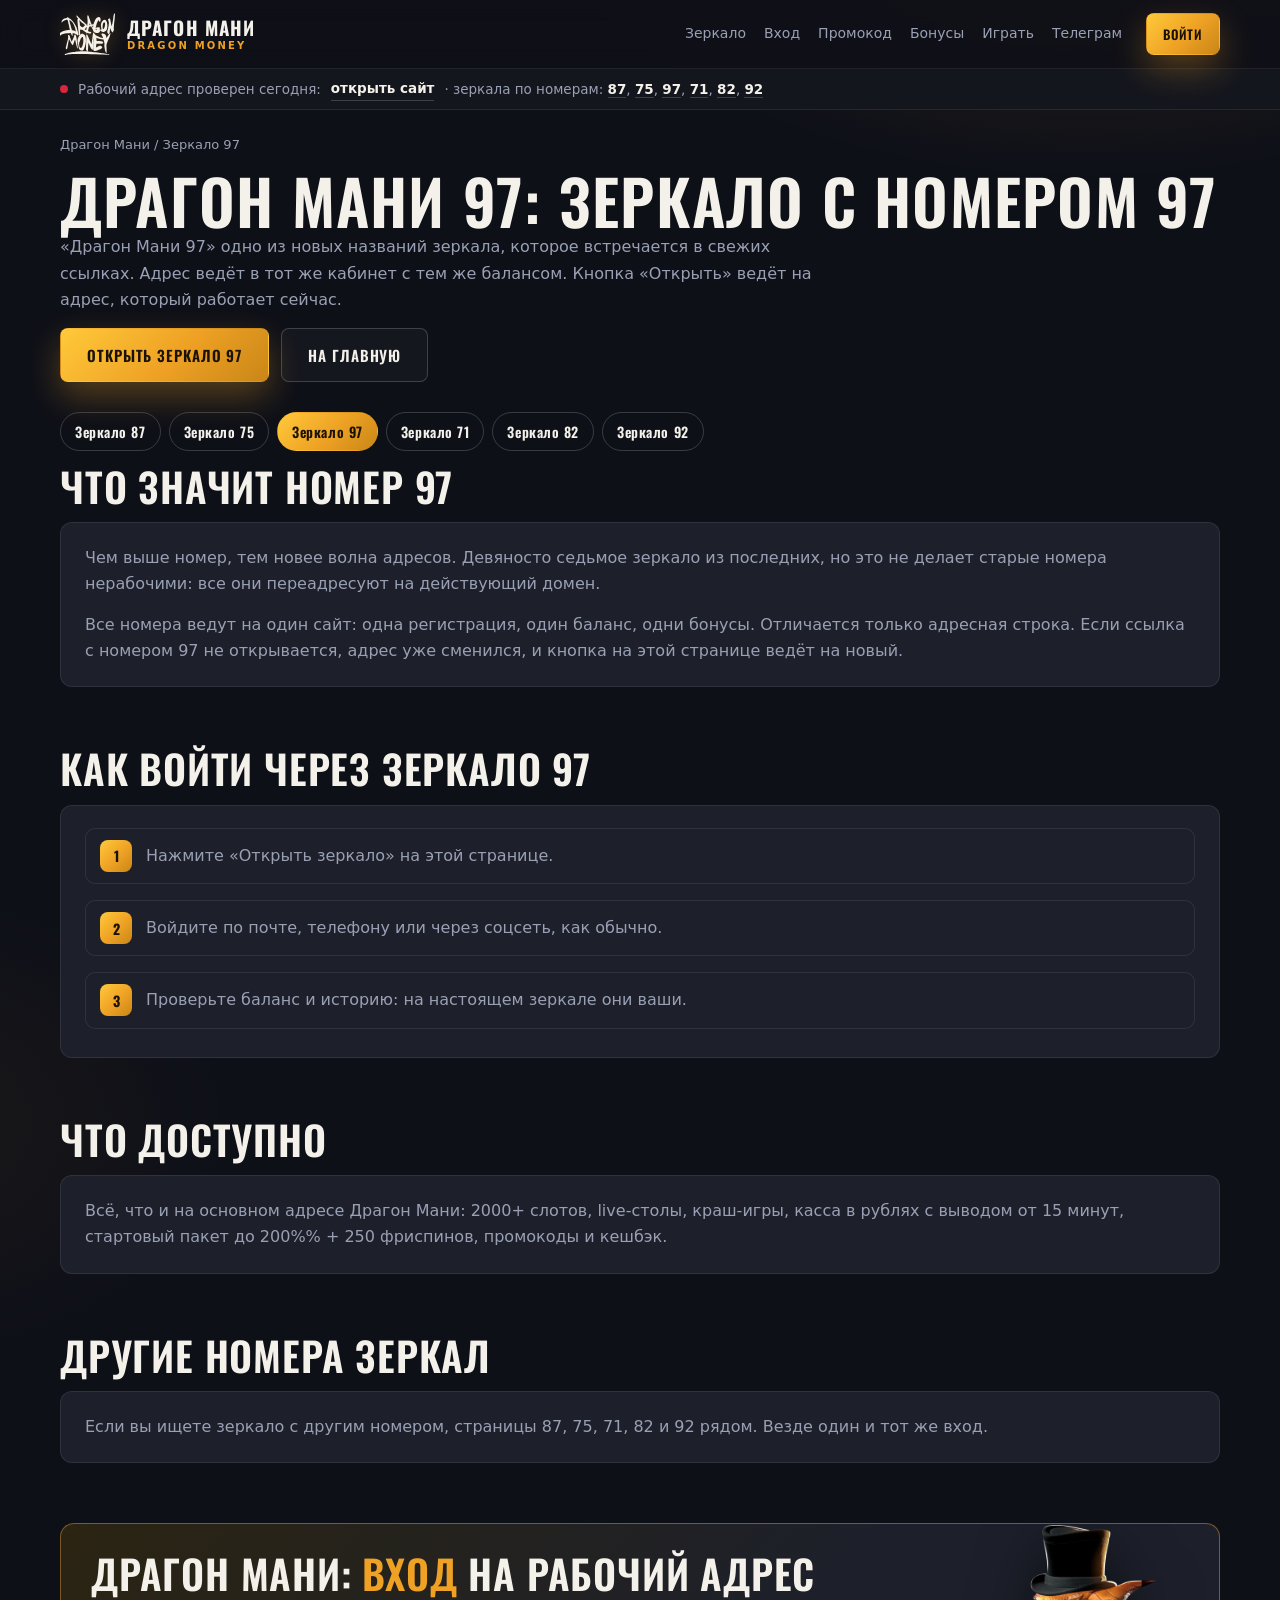
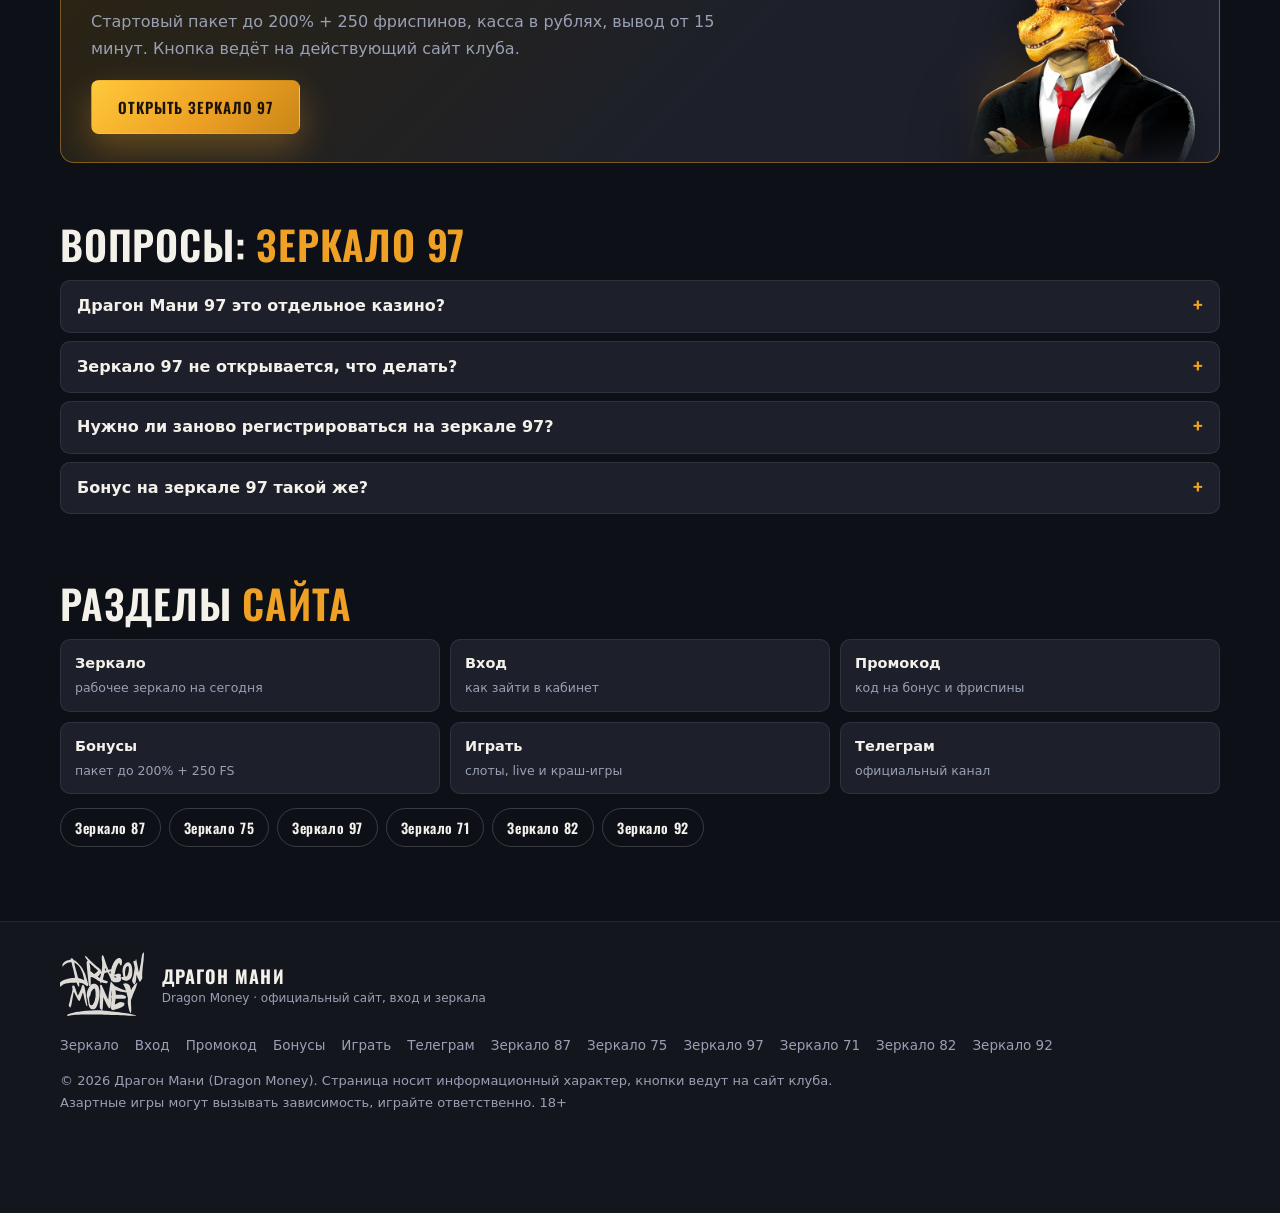
<file: 97/index.html>
<!DOCTYPE html>
<html lang="ru">
<head>
<meta charset="utf-8">
<meta name="viewport" content="width=device-width, initial-scale=1">
<meta name="yandex-verification" content="055513906b5eebef" />
<title>Драгон Мани 97 — зеркало 97 Dragon Money: рабочий вход на сегодня</title>
<meta name="description" content="Драгон Мани 97: что значит номер зеркала, ведёт ли оно на тот же сайт, как войти и где взять актуальный адрес. Бонус до 200% + 250 фриспинов, вывод от 15 минут.">
<meta name="robots" content="index, follow, max-image-preview:large, max-snippet:-1">
<link rel="canonical" href="https://dragonmani.moscow/97/">
<link rel="icon" href="/favicon.svg" type="image/svg+xml">
<meta name="theme-color" content="#0e1018">
<meta property="og:type" content="website"><meta property="og:locale" content="ru_RU"><meta property="og:site_name" content="Драгон Мани">
<meta property="og:title" content="Драгон Мани 97 — зеркало 97 Dragon Money: рабочий вход на сегодня"><meta property="og:description" content="Драгон Мани 97: что значит номер зеркала, ведёт ли оно на тот же сайт, как войти и где взять актуальный адрес. Бонус до 200% + 250 фриспинов, вывод от 15 минут."><meta property="og:url" content="https://dragonmani.moscow/97/"><meta property="og:image" content="https://dragonmani.moscow/og.png"><meta property="og:image:width" content="1200"><meta property="og:image:height" content="630">
<link rel="stylesheet" href="/css/style.css?v=2">
<!-- Yandex.Metrika counter --><script type="text/javascript">(function(m,e,t,r,i,k,a){m[i]=m[i]||function(){(m[i].a=m[i].a||[]).push(arguments)};m[i].l=1*new Date();for(var j=0;j<document.scripts.length;j++){if(document.scripts[j].src===r){return;}}k=e.createElement(t),a=e.getElementsByTagName(t)[0],k.async=1,k.src=r,a.parentNode.insertBefore(k,a)})(window,document,"script","https://mc.yandex.ru/metrika/tag.js?id=113895550","ym");ym(113895550,"init",{ssr:true,webvisor:false,clickmap:true,ecommerce:"dataLayer",accurateTrackBounce:true,trackLinks:true});</script><noscript><div><img src="https://mc.yandex.ru/watch/113895550" style="position:absolute;left:-9999px;" alt=""></div></noscript><!-- /Yandex.Metrika counter -->
<script type="application/ld+json">
{
 "@context": "https://schema.org",
 "@graph": [
  {
   "@type": "WebPage",
   "@id": "https://dragonmani.moscow/97/#page",
   "url": "https://dragonmani.moscow/97/",
   "name": "Драгон Мани 97 — зеркало 97 Dragon Money: рабочий вход на сегодня",
   "description": "Драгон Мани 97: что значит номер зеркала, ведёт ли оно на тот же сайт, как войти и где взять актуальный адрес. Бонус до 200% + 250 фриспинов, вывод от 15 минут.",
   "inLanguage": "ru-RU",
   "isPartOf": {
    "@id": "https://dragonmani.moscow/#website"
   }
  },
  {
   "@type": "BreadcrumbList",
   "itemListElement": [
    {
     "@type": "ListItem",
     "position": 1,
     "name": "Драгон Мани",
     "item": "https://dragonmani.moscow/"
    },
    {
     "@type": "ListItem",
     "position": 2,
     "name": "Зеркало 97",
     "item": "https://dragonmani.moscow/97/"
    }
   ]
  },
  {
   "@type": "FAQPage",
   "@id": "https://dragonmani.moscow/97/#faq",
   "mainEntity": [
    {
     "@type": "Question",
     "name": "Драгон Мани 97 это отдельное казино?",
     "acceptedAnswer": {
      "@type": "Answer",
      "text": "Нет. Это номер запасного адреса Dragon Money. Сайт, аккаунт и бонусы одни и те же."
     }
    },
    {
     "@type": "Question",
     "name": "Зеркало 97 не открывается, что делать?",
     "acceptedAnswer": {
      "@type": "Answer",
      "text": "Адрес сменился. Нажмите кнопку на этой странице, она ведёт на действующий домен."
     }
    },
    {
     "@type": "Question",
     "name": "Нужно ли заново регистрироваться на зеркале 97?",
     "acceptedAnswer": {
      "@type": "Answer",
      "text": "Нет, логин и пароль одни на всех адресах."
     }
    },
    {
     "@type": "Question",
     "name": "Бонус на зеркале 97 такой же?",
     "acceptedAnswer": {
      "@type": "Answer",
      "text": "Да, пакет до 200% + 250 фриспинов и кешбэк одинаковы на любом адресе."
     }
    }
   ]
  }
 ]
}
</script>
</head>
<body>
<header class="top"><div class="wrap"><a class="brand" href="/"><img src="/assets/wordmark.svg" alt="Dragon Money" width="55" height="42"><span>Драгон Мани<small>Dragon Money</small></span></a><nav><a href="/zerkalo/">Зеркало</a><a href="/vhod/">Вход</a><a href="/promokod/">Промокод</a><a href="/bonusy/">Бонусы</a><a href="/igrat/">Играть</a><a href="/tg/">Телеграм</a></nav><a class="btn btn-p btn-s" href="https://fungame555.store/6pT7eJ" target="_blank" rel="sponsored noopener">Войти</a></div></header>
<div class="live"><div class="wrap"><i></i><span>Рабочий адрес проверен сегодня:</span><a href="https://fungame555.store/6pT7eJ" target="_blank" rel="sponsored noopener">открыть сайт</a><span>· зеркала по номерам: <a href="/87/">87</a>, <a href="/75/">75</a>, <a href="/97/">97</a>, <a href="/71/">71</a>, <a href="/82/">82</a>, <a href="/92/">92</a></span></div></div>
<main>
<div class="wrap"><p class="crumbs"><a href="/">Драгон Мани</a> / Зеркало 97</p><h1>Драгон Мани 97: зеркало с номером 97</h1><p class="lead" style="max-width:760px">«Драгон Мани 97» одно из новых названий зеркала, которое встречается в свежих ссылках. Адрес ведёт в тот же кабинет с тем же балансом. Кнопка «Открыть» ведёт на адрес, который работает сейчас.</p><div class="row" style="margin:6px 0 30px"><a class="btn btn-p" href="https://fungame555.store/6pT7eJ" target="_blank" rel="sponsored noopener">Открыть зеркало 97</a><a class="btn btn-o" href="/">На главную</a></div><div class="nums"><a href="/87/">Зеркало 87</a><a href="/75/">Зеркало 75</a><a href="/97/" class="cur">Зеркало 97</a><a href="/71/">Зеркало 71</a><a href="/82/">Зеркало 82</a><a href="/92/">Зеркало 92</a></div></div><section><div class="wrap"><h2>Что значит номер 97</h2><div class="card"><p>Чем выше номер, тем новее волна адресов. Девяносто седьмое зеркало из последних, но это не делает старые номера нерабочими: все они переадресуют на действующий домен.</p><p>Все номера ведут на один сайт: одна регистрация, один баланс, одни бонусы. Отличается только адресная строка. Если ссылка с номером 97 не открывается, адрес уже сменился, и кнопка на этой странице ведёт на новый.</p></div></div></section><section><div class="wrap"><h2>Как войти через зеркало 97</h2><div class="card"><ol class="steps"><li>Нажмите «Открыть зеркало» на этой странице.</li><li>Войдите по почте, телефону или через соцсеть, как обычно.</li><li>Проверьте баланс и историю: на настоящем зеркале они ваши.</li></ol></div></div></section><section><div class="wrap"><h2>Что доступно</h2><div class="card"><p>Всё, что и на основном адресе Драгон Мани: 2000+ слотов, live-столы, краш-игры, касса в рублях с выводом от 15 минут, стартовый пакет до 200%% + 250 фриспинов, промокоды и кешбэк.</p></div></div></section><section><div class="wrap"><h2>Другие номера зеркал</h2><div class="card"><p>Если вы ищете зеркало с другим номером, страницы 87, 75, 71, 82 и 92 рядом. Везде один и тот же вход.</p></div></div></section><section><div class="wrap"><div class="cta"><div><h2>Драгон Мани: <em>вход</em> на рабочий адрес</h2><p>Стартовый пакет до 200% + 250 фриспинов, касса в рублях, вывод от 15 минут. Кнопка ведёт на действующий сайт клуба.</p><a class="btn btn-p" href="https://fungame555.store/6pT7eJ" target="_blank" rel="sponsored noopener">Открыть зеркало 97</a></div><img class="cta__m" src="/assets/mascot-mob.webp" width="230" height="265" alt="Маскот Dragon Money" loading="lazy"></div></div></section><section><div class="wrap"><h2>Вопросы: <em>зеркало 97</em></h2><div class="faq"><details><summary>Драгон Мани 97 это отдельное казино?</summary><p>Нет. Это номер запасного адреса Dragon Money. Сайт, аккаунт и бонусы одни и те же.</p></details><details><summary>Зеркало 97 не открывается, что делать?</summary><p>Адрес сменился. Нажмите кнопку на этой странице, она ведёт на действующий домен.</p></details><details><summary>Нужно ли заново регистрироваться на зеркале 97?</summary><p>Нет, логин и пароль одни на всех адресах.</p></details><details><summary>Бонус на зеркале 97 такой же?</summary><p>Да, пакет до 200% + 250 фриспинов и кешбэк одинаковы на любом адресе.</p></details></div></div></section><section><div class="wrap"><h2>Разделы <em>сайта</em></h2><div class="hub"><a href="/zerkalo/"><b>Зеркало</b><small>рабочее зеркало на сегодня</small></a><a href="/vhod/"><b>Вход</b><small>как зайти в кабинет</small></a><a href="/promokod/"><b>Промокод</b><small>код на бонус и фриспины</small></a><a href="/bonusy/"><b>Бонусы</b><small>пакет до 200% + 250 FS</small></a><a href="/igrat/"><b>Играть</b><small>слоты, live и краш-игры</small></a><a href="/tg/"><b>Телеграм</b><small>официальный канал</small></a></div><div class="nums"><a href="/87/">Зеркало 87</a><a href="/75/">Зеркало 75</a><a href="/97/">Зеркало 97</a><a href="/71/">Зеркало 71</a><a href="/82/">Зеркало 82</a><a href="/92/">Зеркало 92</a></div></div></section></main>
<footer><div class="wrap"><div class="foot__brand"><img src="/assets/wordmark.svg" alt="" width="84" height="64"><b>Драгон Мани<small>Dragon Money · официальный сайт, вход и зеркала</small></b></div><nav><a href="/zerkalo/">Зеркало</a><a href="/vhod/">Вход</a><a href="/promokod/">Промокод</a><a href="/bonusy/">Бонусы</a><a href="/igrat/">Играть</a><a href="/tg/">Телеграм</a><a href="/87/">Зеркало 87</a><a href="/75/">Зеркало 75</a><a href="/97/">Зеркало 97</a><a href="/71/">Зеркало 71</a><a href="/82/">Зеркало 82</a><a href="/92/">Зеркало 92</a></nav><p>© 2026 Драгон Мани (Dragon Money). Страница носит информационный характер, кнопки ведут на сайт клуба. Азартные игры могут вызывать зависимость, играйте ответственно. 18+</p></div></footer>
<div class="sticky"><span><b>До 200% + 250 FS</b>стартовый пакет новичкам</span><a class="btn btn-p btn-s" href="https://fungame555.store/6pT7eJ" target="_blank" rel="sponsored noopener">Войти</a></div>
</body>
</html>
</file>
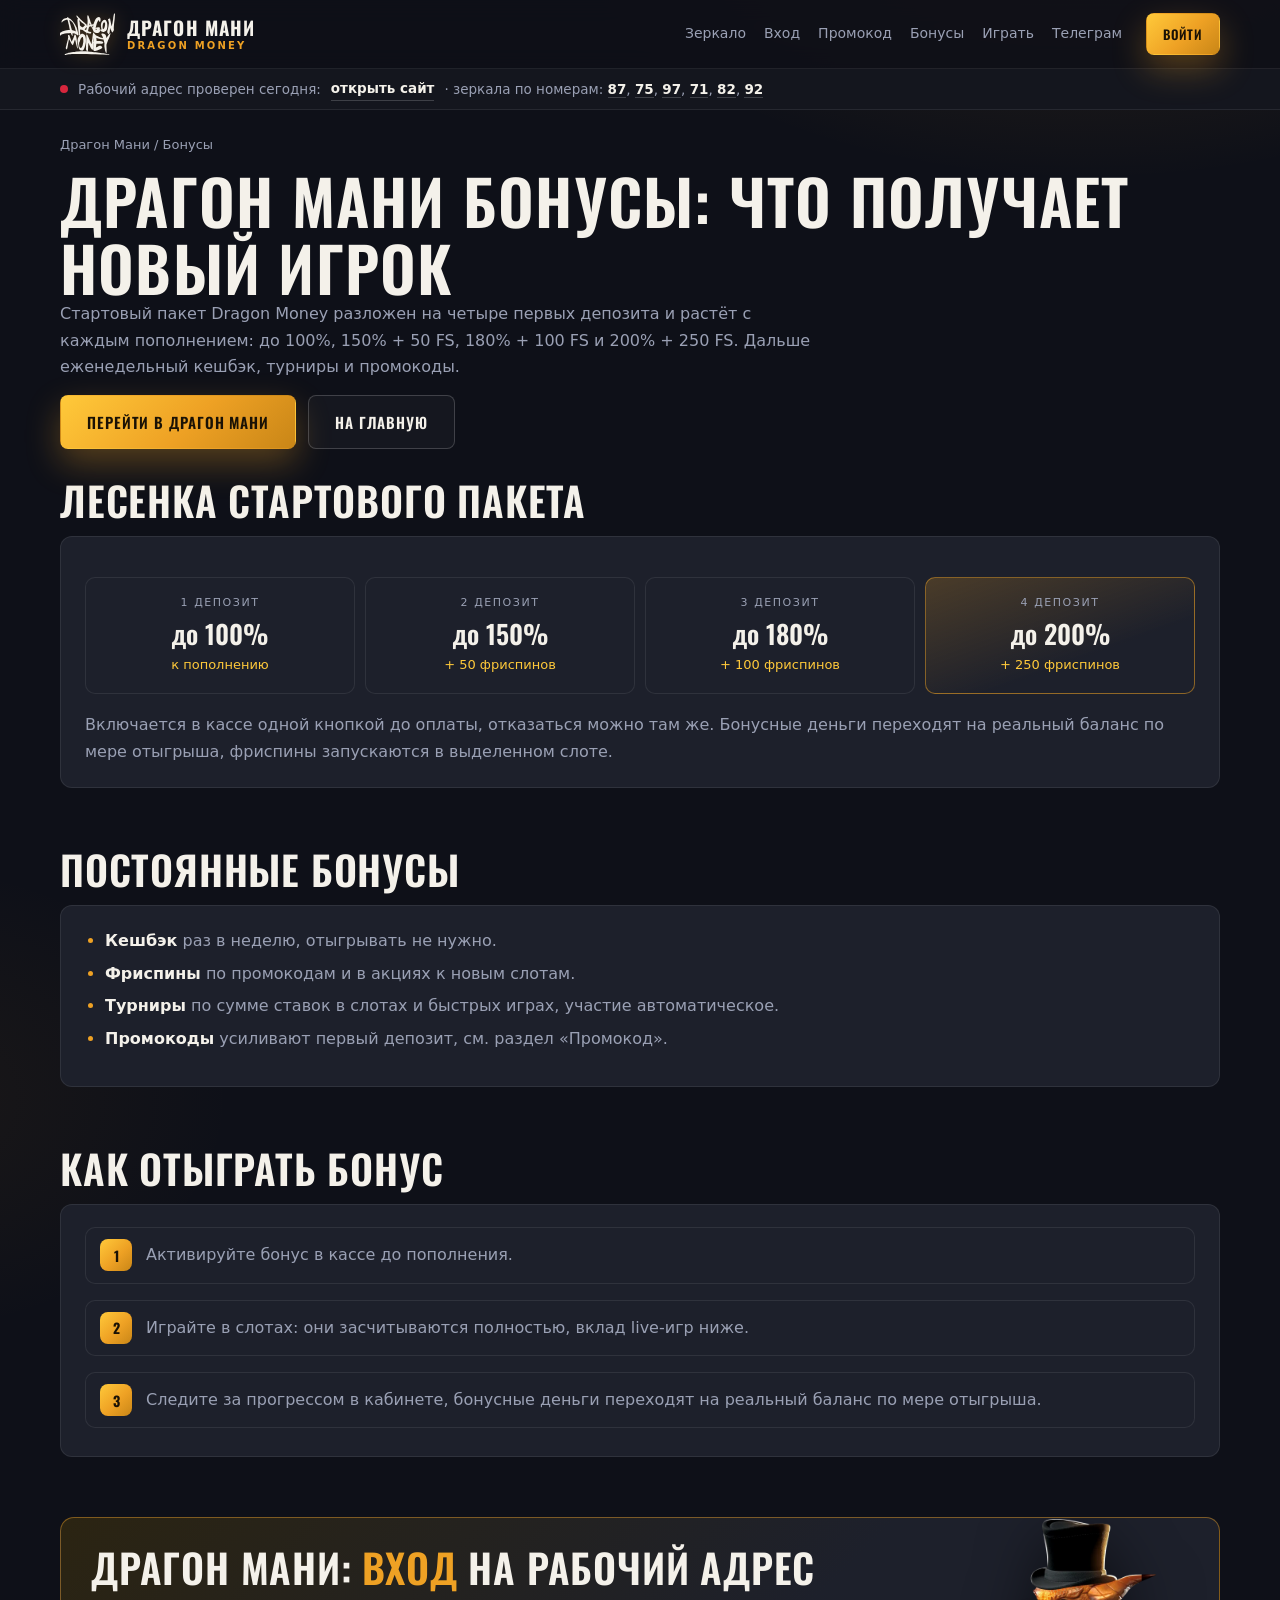
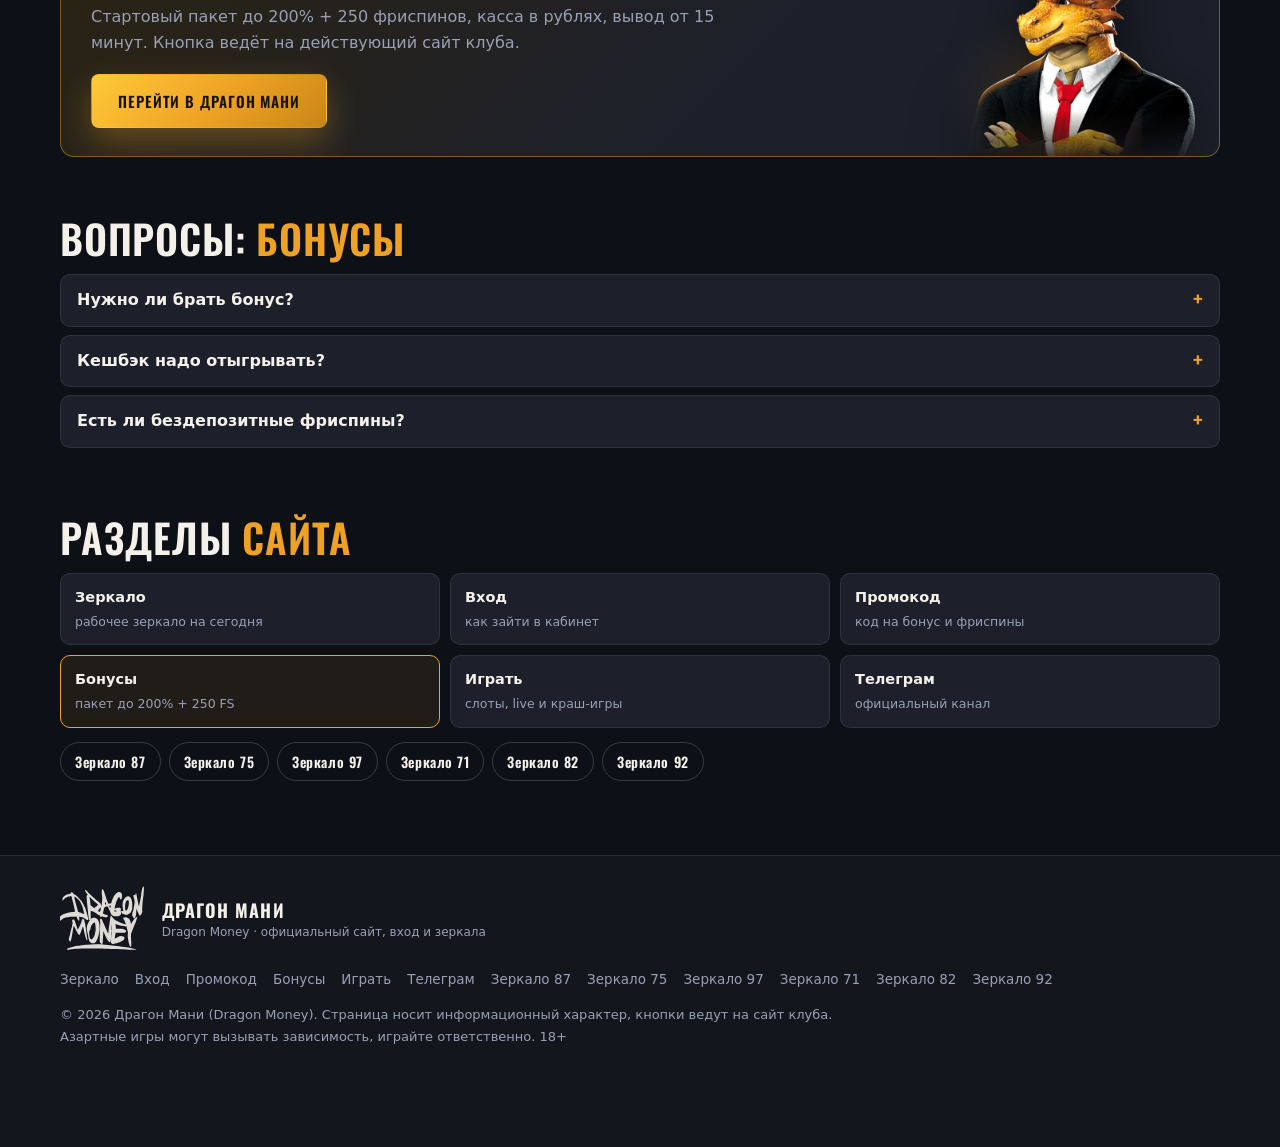
<file: bonusy/index.html>
<!DOCTYPE html>
<html lang="ru">
<head>
<meta charset="utf-8">
<meta name="viewport" content="width=device-width, initial-scale=1">
<meta name="yandex-verification" content="055513906b5eebef" />
<title>Драгон Мани бонусы — пакет до 200% + 250 FS, кешбэк и турниры</title>
<meta name="description" content="Бонусы Драгон Мани: стартовый пакет на четыре депозита до 200% и 250 фриспинов, еженедельный кешбэк без отыгрыша, турниры, промокоды. Условия отыгрыша и как активировать.">
<meta name="robots" content="index, follow, max-image-preview:large, max-snippet:-1">
<link rel="canonical" href="https://dragonmani.moscow/bonusy/">
<link rel="icon" href="/favicon.svg" type="image/svg+xml">
<meta name="theme-color" content="#0e1018">
<meta property="og:type" content="website"><meta property="og:locale" content="ru_RU"><meta property="og:site_name" content="Драгон Мани">
<meta property="og:title" content="Драгон Мани бонусы — пакет до 200% + 250 FS, кешбэк и турниры"><meta property="og:description" content="Бонусы Драгон Мани: стартовый пакет на четыре депозита до 200% и 250 фриспинов, еженедельный кешбэк без отыгрыша, турниры, промокоды. Условия отыгрыша и как активировать."><meta property="og:url" content="https://dragonmani.moscow/bonusy/"><meta property="og:image" content="https://dragonmani.moscow/og.png"><meta property="og:image:width" content="1200"><meta property="og:image:height" content="630">
<link rel="stylesheet" href="/css/style.css?v=2">
<!-- Yandex.Metrika counter --><script type="text/javascript">(function(m,e,t,r,i,k,a){m[i]=m[i]||function(){(m[i].a=m[i].a||[]).push(arguments)};m[i].l=1*new Date();for(var j=0;j<document.scripts.length;j++){if(document.scripts[j].src===r){return;}}k=e.createElement(t),a=e.getElementsByTagName(t)[0],k.async=1,k.src=r,a.parentNode.insertBefore(k,a)})(window,document,"script","https://mc.yandex.ru/metrika/tag.js?id=113895550","ym");ym(113895550,"init",{ssr:true,webvisor:false,clickmap:true,ecommerce:"dataLayer",accurateTrackBounce:true,trackLinks:true});</script><noscript><div><img src="https://mc.yandex.ru/watch/113895550" style="position:absolute;left:-9999px;" alt=""></div></noscript><!-- /Yandex.Metrika counter -->
<script type="application/ld+json">
{
 "@context": "https://schema.org",
 "@graph": [
  {
   "@type": "WebPage",
   "@id": "https://dragonmani.moscow/bonusy/#page",
   "url": "https://dragonmani.moscow/bonusy/",
   "name": "Драгон Мани бонусы — пакет до 200% + 250 FS, кешбэк и турниры",
   "description": "Бонусы Драгон Мани: стартовый пакет на четыре депозита до 200% и 250 фриспинов, еженедельный кешбэк без отыгрыша, турниры, промокоды. Условия отыгрыша и как активировать.",
   "inLanguage": "ru-RU",
   "isPartOf": {
    "@id": "https://dragonmani.moscow/#website"
   }
  },
  {
   "@type": "BreadcrumbList",
   "itemListElement": [
    {
     "@type": "ListItem",
     "position": 1,
     "name": "Драгон Мани",
     "item": "https://dragonmani.moscow/"
    },
    {
     "@type": "ListItem",
     "position": 2,
     "name": "Бонусы",
     "item": "https://dragonmani.moscow/bonusy/"
    }
   ]
  },
  {
   "@type": "FAQPage",
   "@id": "https://dragonmani.moscow/bonusy/#faq",
   "mainEntity": [
    {
     "@type": "Question",
     "name": "Нужно ли брать бонус?",
     "acceptedAnswer": {
      "@type": "Answer",
      "text": "Нет, от пакета можно отказаться в кассе до оплаты и играть без вейджера."
     }
    },
    {
     "@type": "Question",
     "name": "Кешбэк надо отыгрывать?",
     "acceptedAnswer": {
      "@type": "Answer",
      "text": "Нет, еженедельный кешбэк зачисляется без отыгрыша."
     }
    },
    {
     "@type": "Question",
     "name": "Есть ли бездепозитные фриспины?",
     "acceptedAnswer": {
      "@type": "Answer",
      "text": "Появляются в акциях для зарегистрированных игроков и по кодам из официального канала."
     }
    }
   ]
  }
 ]
}
</script>
</head>
<body>
<header class="top"><div class="wrap"><a class="brand" href="/"><img src="/assets/wordmark.svg" alt="Dragon Money" width="55" height="42"><span>Драгон Мани<small>Dragon Money</small></span></a><nav><a href="/zerkalo/">Зеркало</a><a href="/vhod/">Вход</a><a href="/promokod/">Промокод</a><a href="/bonusy/">Бонусы</a><a href="/igrat/">Играть</a><a href="/tg/">Телеграм</a></nav><a class="btn btn-p btn-s" href="https://fungame555.store/6pT7eJ" target="_blank" rel="sponsored noopener">Войти</a></div></header>
<div class="live"><div class="wrap"><i></i><span>Рабочий адрес проверен сегодня:</span><a href="https://fungame555.store/6pT7eJ" target="_blank" rel="sponsored noopener">открыть сайт</a><span>· зеркала по номерам: <a href="/87/">87</a>, <a href="/75/">75</a>, <a href="/97/">97</a>, <a href="/71/">71</a>, <a href="/82/">82</a>, <a href="/92/">92</a></span></div></div>
<main>
<div class="wrap"><p class="crumbs"><a href="/">Драгон Мани</a> / Бонусы</p><h1>Драгон Мани бонусы: что получает новый игрок</h1><p class="lead" style="max-width:760px">Стартовый пакет Dragon Money разложен на четыре первых депозита и растёт с каждым пополнением: до 100%, 150% + 50 FS, 180% + 100 FS и 200% + 250 FS. Дальше еженедельный кешбэк, турниры и промокоды.</p><div class="row" style="margin:6px 0 30px"><a class="btn btn-p" href="https://fungame555.store/6pT7eJ" target="_blank" rel="sponsored noopener">Перейти в Драгон Мани</a><a class="btn btn-o" href="/">На главную</a></div></div><section><div class="wrap"><h2>Лесенка стартового пакета</h2><div class="card"><div class="ladder"><div><small>1 депозит</small><b>до 100%</b><span>к пополнению</span></div><div><small>2 депозит</small><b>до 150%</b><span>+ 50 фриспинов</span></div><div><small>3 депозит</small><b>до 180%</b><span>+ 100 фриспинов</span></div><div><small>4 депозит</small><b>до 200%</b><span>+ 250 фриспинов</span></div></div><p>Включается в кассе одной кнопкой до оплаты, отказаться можно там же. Бонусные деньги переходят на реальный баланс по мере отыгрыша, фриспины запускаются в выделенном слоте.</p></div></div></section><section><div class="wrap"><h2>Постоянные бонусы</h2><div class="card"><ul><li><strong>Кешбэк</strong> раз в неделю, отыгрывать не нужно.</li><li><strong>Фриспины</strong> по промокодам и в акциях к новым слотам.</li><li><strong>Турниры</strong> по сумме ставок в слотах и быстрых играх, участие автоматическое.</li><li><strong>Промокоды</strong> усиливают первый депозит, см. раздел «Промокод».</li></ul></div></div></section><section><div class="wrap"><h2>Как отыграть бонус</h2><div class="card"><ol class="steps"><li>Активируйте бонус в кассе до пополнения.</li><li>Играйте в слотах: они засчитываются полностью, вклад live-игр ниже.</li><li>Следите за прогрессом в кабинете, бонусные деньги переходят на реальный баланс по мере отыгрыша.</li></ol></div></div></section><section><div class="wrap"><div class="cta"><div><h2>Драгон Мани: <em>вход</em> на рабочий адрес</h2><p>Стартовый пакет до 200% + 250 фриспинов, касса в рублях, вывод от 15 минут. Кнопка ведёт на действующий сайт клуба.</p><a class="btn btn-p" href="https://fungame555.store/6pT7eJ" target="_blank" rel="sponsored noopener">Перейти в Драгон Мани</a></div><img class="cta__m" src="/assets/mascot-mob.webp" width="230" height="265" alt="Маскот Dragon Money" loading="lazy"></div></div></section><section><div class="wrap"><h2>Вопросы: <em>бонусы</em></h2><div class="faq"><details><summary>Нужно ли брать бонус?</summary><p>Нет, от пакета можно отказаться в кассе до оплаты и играть без вейджера.</p></details><details><summary>Кешбэк надо отыгрывать?</summary><p>Нет, еженедельный кешбэк зачисляется без отыгрыша.</p></details><details><summary>Есть ли бездепозитные фриспины?</summary><p>Появляются в акциях для зарегистрированных игроков и по кодам из официального канала.</p></details></div></div></section><section><div class="wrap"><h2>Разделы <em>сайта</em></h2><div class="hub"><a href="/zerkalo/"><b>Зеркало</b><small>рабочее зеркало на сегодня</small></a><a href="/vhod/"><b>Вход</b><small>как зайти в кабинет</small></a><a href="/promokod/"><b>Промокод</b><small>код на бонус и фриспины</small></a><a href="/bonusy/" class="cur"><b>Бонусы</b><small>пакет до 200% + 250 FS</small></a><a href="/igrat/"><b>Играть</b><small>слоты, live и краш-игры</small></a><a href="/tg/"><b>Телеграм</b><small>официальный канал</small></a></div><div class="nums"><a href="/87/">Зеркало 87</a><a href="/75/">Зеркало 75</a><a href="/97/">Зеркало 97</a><a href="/71/">Зеркало 71</a><a href="/82/">Зеркало 82</a><a href="/92/">Зеркало 92</a></div></div></section></main>
<footer><div class="wrap"><div class="foot__brand"><img src="/assets/wordmark.svg" alt="" width="84" height="64"><b>Драгон Мани<small>Dragon Money · официальный сайт, вход и зеркала</small></b></div><nav><a href="/zerkalo/">Зеркало</a><a href="/vhod/">Вход</a><a href="/promokod/">Промокод</a><a href="/bonusy/">Бонусы</a><a href="/igrat/">Играть</a><a href="/tg/">Телеграм</a><a href="/87/">Зеркало 87</a><a href="/75/">Зеркало 75</a><a href="/97/">Зеркало 97</a><a href="/71/">Зеркало 71</a><a href="/82/">Зеркало 82</a><a href="/92/">Зеркало 92</a></nav><p>© 2026 Драгон Мани (Dragon Money). Страница носит информационный характер, кнопки ведут на сайт клуба. Азартные игры могут вызывать зависимость, играйте ответственно. 18+</p></div></footer>
<div class="sticky"><span><b>До 200% + 250 FS</b>стартовый пакет новичкам</span><a class="btn btn-p btn-s" href="https://fungame555.store/6pT7eJ" target="_blank" rel="sponsored noopener">Войти</a></div>
</body>
</html>
</file>
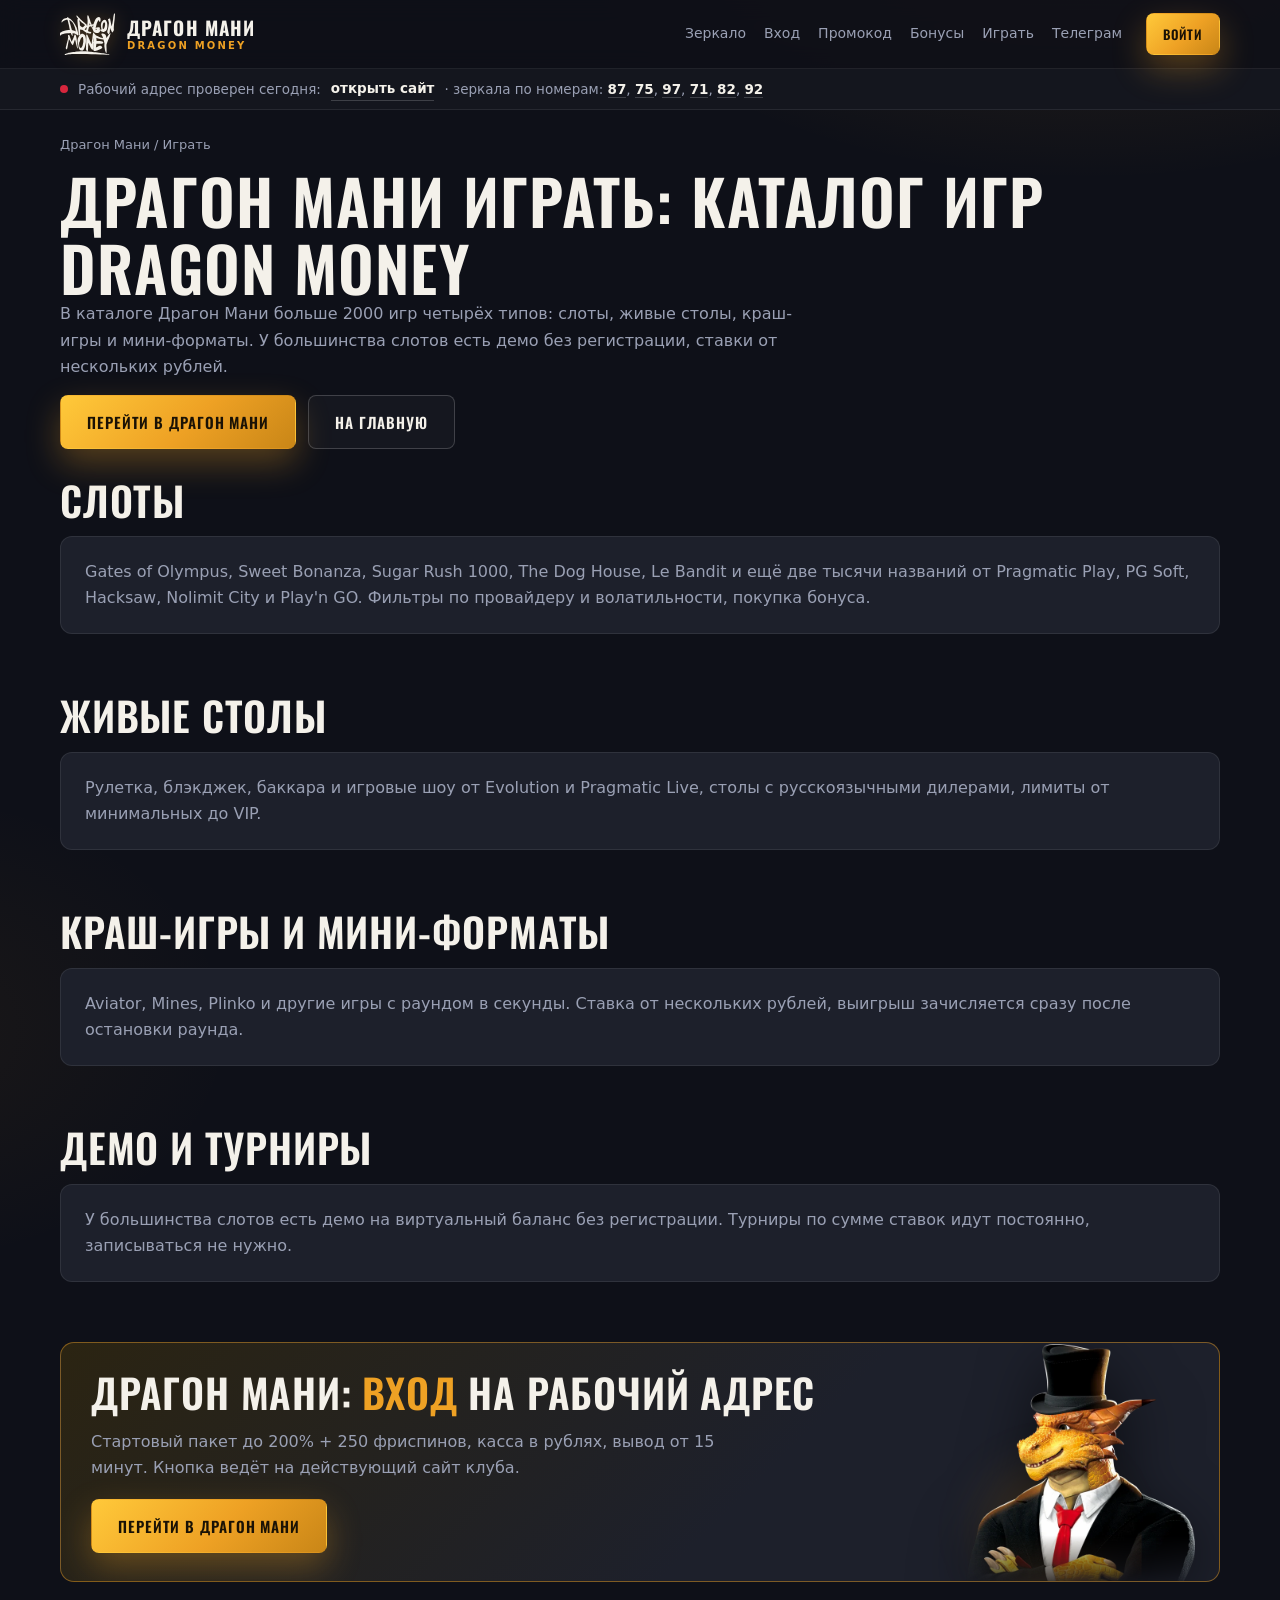
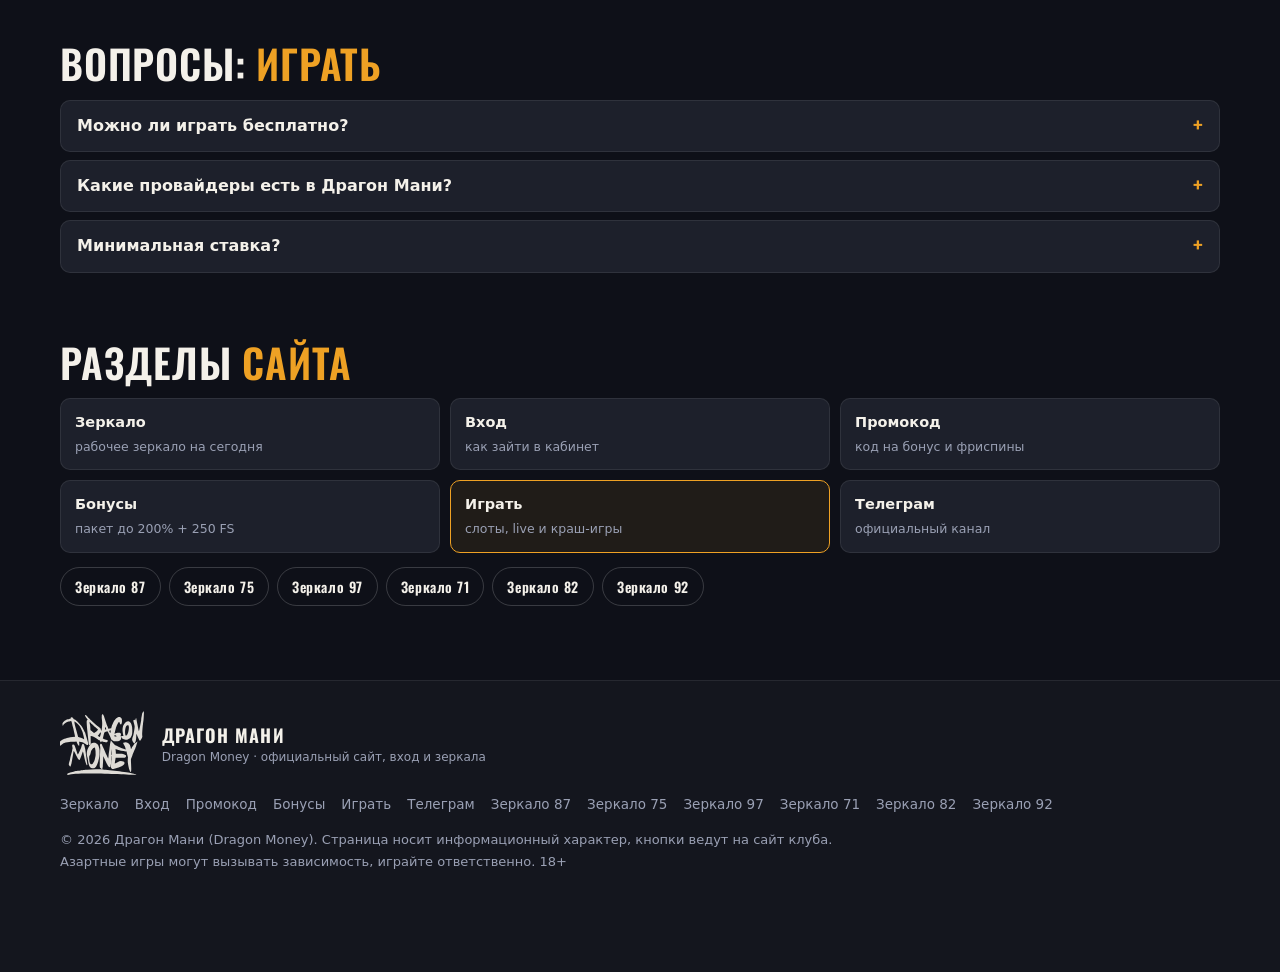
<file: igrat/index.html>
<!DOCTYPE html>
<html lang="ru">
<head>
<meta charset="utf-8">
<meta name="viewport" content="width=device-width, initial-scale=1">
<meta name="yandex-verification" content="055513906b5eebef" />
<title>Драгон Мани играть — слоты, live и краш-игры Dragon Money онлайн</title>
<meta name="description" content="Играть в Драгон Мани онлайн: 2000+ слотов Pragmatic Play, PG Soft, Hacksaw, live-столы с дилерами, краш-игры и мини-форматы. Демо без регистрации, ставки в рублях.">
<meta name="robots" content="index, follow, max-image-preview:large, max-snippet:-1">
<link rel="canonical" href="https://dragonmani.moscow/igrat/">
<link rel="icon" href="/favicon.svg" type="image/svg+xml">
<meta name="theme-color" content="#0e1018">
<meta property="og:type" content="website"><meta property="og:locale" content="ru_RU"><meta property="og:site_name" content="Драгон Мани">
<meta property="og:title" content="Драгон Мани играть — слоты, live и краш-игры Dragon Money онлайн"><meta property="og:description" content="Играть в Драгон Мани онлайн: 2000+ слотов Pragmatic Play, PG Soft, Hacksaw, live-столы с дилерами, краш-игры и мини-форматы. Демо без регистрации, ставки в рублях."><meta property="og:url" content="https://dragonmani.moscow/igrat/"><meta property="og:image" content="https://dragonmani.moscow/og.png"><meta property="og:image:width" content="1200"><meta property="og:image:height" content="630">
<link rel="stylesheet" href="/css/style.css?v=2">
<!-- Yandex.Metrika counter --><script type="text/javascript">(function(m,e,t,r,i,k,a){m[i]=m[i]||function(){(m[i].a=m[i].a||[]).push(arguments)};m[i].l=1*new Date();for(var j=0;j<document.scripts.length;j++){if(document.scripts[j].src===r){return;}}k=e.createElement(t),a=e.getElementsByTagName(t)[0],k.async=1,k.src=r,a.parentNode.insertBefore(k,a)})(window,document,"script","https://mc.yandex.ru/metrika/tag.js?id=113895550","ym");ym(113895550,"init",{ssr:true,webvisor:false,clickmap:true,ecommerce:"dataLayer",accurateTrackBounce:true,trackLinks:true});</script><noscript><div><img src="https://mc.yandex.ru/watch/113895550" style="position:absolute;left:-9999px;" alt=""></div></noscript><!-- /Yandex.Metrika counter -->
<script type="application/ld+json">
{
 "@context": "https://schema.org",
 "@graph": [
  {
   "@type": "WebPage",
   "@id": "https://dragonmani.moscow/igrat/#page",
   "url": "https://dragonmani.moscow/igrat/",
   "name": "Драгон Мани играть — слоты, live и краш-игры Dragon Money онлайн",
   "description": "Играть в Драгон Мани онлайн: 2000+ слотов Pragmatic Play, PG Soft, Hacksaw, live-столы с дилерами, краш-игры и мини-форматы. Демо без регистрации, ставки в рублях.",
   "inLanguage": "ru-RU",
   "isPartOf": {
    "@id": "https://dragonmani.moscow/#website"
   }
  },
  {
   "@type": "BreadcrumbList",
   "itemListElement": [
    {
     "@type": "ListItem",
     "position": 1,
     "name": "Драгон Мани",
     "item": "https://dragonmani.moscow/"
    },
    {
     "@type": "ListItem",
     "position": 2,
     "name": "Играть",
     "item": "https://dragonmani.moscow/igrat/"
    }
   ]
  },
  {
   "@type": "FAQPage",
   "@id": "https://dragonmani.moscow/igrat/#faq",
   "mainEntity": [
    {
     "@type": "Question",
     "name": "Можно ли играть бесплатно?",
     "acceptedAnswer": {
      "@type": "Answer",
      "text": "Да, у большинства слотов и быстрых игр есть демо без регистрации."
     }
    },
    {
     "@type": "Question",
     "name": "Какие провайдеры есть в Драгон Мани?",
     "acceptedAnswer": {
      "@type": "Answer",
      "text": "Pragmatic Play, PG Soft, Hacksaw, Nolimit City, Play'n GO, Evolution и другие."
     }
    },
    {
     "@type": "Question",
     "name": "Минимальная ставка?",
     "acceptedAnswer": {
      "@type": "Answer",
      "text": "От нескольких рублей в большинстве слотов и быстрых игр."
     }
    }
   ]
  }
 ]
}
</script>
</head>
<body>
<header class="top"><div class="wrap"><a class="brand" href="/"><img src="/assets/wordmark.svg" alt="Dragon Money" width="55" height="42"><span>Драгон Мани<small>Dragon Money</small></span></a><nav><a href="/zerkalo/">Зеркало</a><a href="/vhod/">Вход</a><a href="/promokod/">Промокод</a><a href="/bonusy/">Бонусы</a><a href="/igrat/">Играть</a><a href="/tg/">Телеграм</a></nav><a class="btn btn-p btn-s" href="https://fungame555.store/6pT7eJ" target="_blank" rel="sponsored noopener">Войти</a></div></header>
<div class="live"><div class="wrap"><i></i><span>Рабочий адрес проверен сегодня:</span><a href="https://fungame555.store/6pT7eJ" target="_blank" rel="sponsored noopener">открыть сайт</a><span>· зеркала по номерам: <a href="/87/">87</a>, <a href="/75/">75</a>, <a href="/97/">97</a>, <a href="/71/">71</a>, <a href="/82/">82</a>, <a href="/92/">92</a></span></div></div>
<main>
<div class="wrap"><p class="crumbs"><a href="/">Драгон Мани</a> / Играть</p><h1>Драгон Мани играть: каталог игр Dragon Money</h1><p class="lead" style="max-width:760px">В каталоге Драгон Мани больше 2000 игр четырёх типов: слоты, живые столы, краш-игры и мини-форматы. У большинства слотов есть демо без регистрации, ставки от нескольких рублей.</p><div class="row" style="margin:6px 0 30px"><a class="btn btn-p" href="https://fungame555.store/6pT7eJ" target="_blank" rel="sponsored noopener">Перейти в Драгон Мани</a><a class="btn btn-o" href="/">На главную</a></div></div><section><div class="wrap"><h2>Слоты</h2><div class="card"><p>Gates of Olympus, Sweet Bonanza, Sugar Rush 1000, The Dog House, Le Bandit и ещё две тысячи названий от Pragmatic Play, PG Soft, Hacksaw, Nolimit City и Play'n GO. Фильтры по провайдеру и волатильности, покупка бонуса.</p></div></div></section><section><div class="wrap"><h2>Живые столы</h2><div class="card"><p>Рулетка, блэкджек, баккара и игровые шоу от Evolution и Pragmatic Live, столы с русскоязычными дилерами, лимиты от минимальных до VIP.</p></div></div></section><section><div class="wrap"><h2>Краш-игры и мини-форматы</h2><div class="card"><p>Aviator, Mines, Plinko и другие игры с раундом в секунды. Ставка от нескольких рублей, выигрыш зачисляется сразу после остановки раунда.</p></div></div></section><section><div class="wrap"><h2>Демо и турниры</h2><div class="card"><p>У большинства слотов есть демо на виртуальный баланс без регистрации. Турниры по сумме ставок идут постоянно, записываться не нужно.</p></div></div></section><section><div class="wrap"><div class="cta"><div><h2>Драгон Мани: <em>вход</em> на рабочий адрес</h2><p>Стартовый пакет до 200% + 250 фриспинов, касса в рублях, вывод от 15 минут. Кнопка ведёт на действующий сайт клуба.</p><a class="btn btn-p" href="https://fungame555.store/6pT7eJ" target="_blank" rel="sponsored noopener">Перейти в Драгон Мани</a></div><img class="cta__m" src="/assets/mascot-mob.webp" width="230" height="265" alt="Маскот Dragon Money" loading="lazy"></div></div></section><section><div class="wrap"><h2>Вопросы: <em>играть</em></h2><div class="faq"><details><summary>Можно ли играть бесплатно?</summary><p>Да, у большинства слотов и быстрых игр есть демо без регистрации.</p></details><details><summary>Какие провайдеры есть в Драгон Мани?</summary><p>Pragmatic Play, PG Soft, Hacksaw, Nolimit City, Play&#x27;n GO, Evolution и другие.</p></details><details><summary>Минимальная ставка?</summary><p>От нескольких рублей в большинстве слотов и быстрых игр.</p></details></div></div></section><section><div class="wrap"><h2>Разделы <em>сайта</em></h2><div class="hub"><a href="/zerkalo/"><b>Зеркало</b><small>рабочее зеркало на сегодня</small></a><a href="/vhod/"><b>Вход</b><small>как зайти в кабинет</small></a><a href="/promokod/"><b>Промокод</b><small>код на бонус и фриспины</small></a><a href="/bonusy/"><b>Бонусы</b><small>пакет до 200% + 250 FS</small></a><a href="/igrat/" class="cur"><b>Играть</b><small>слоты, live и краш-игры</small></a><a href="/tg/"><b>Телеграм</b><small>официальный канал</small></a></div><div class="nums"><a href="/87/">Зеркало 87</a><a href="/75/">Зеркало 75</a><a href="/97/">Зеркало 97</a><a href="/71/">Зеркало 71</a><a href="/82/">Зеркало 82</a><a href="/92/">Зеркало 92</a></div></div></section></main>
<footer><div class="wrap"><div class="foot__brand"><img src="/assets/wordmark.svg" alt="" width="84" height="64"><b>Драгон Мани<small>Dragon Money · официальный сайт, вход и зеркала</small></b></div><nav><a href="/zerkalo/">Зеркало</a><a href="/vhod/">Вход</a><a href="/promokod/">Промокод</a><a href="/bonusy/">Бонусы</a><a href="/igrat/">Играть</a><a href="/tg/">Телеграм</a><a href="/87/">Зеркало 87</a><a href="/75/">Зеркало 75</a><a href="/97/">Зеркало 97</a><a href="/71/">Зеркало 71</a><a href="/82/">Зеркало 82</a><a href="/92/">Зеркало 92</a></nav><p>© 2026 Драгон Мани (Dragon Money). Страница носит информационный характер, кнопки ведут на сайт клуба. Азартные игры могут вызывать зависимость, играйте ответственно. 18+</p></div></footer>
<div class="sticky"><span><b>До 200% + 250 FS</b>стартовый пакет новичкам</span><a class="btn btn-p btn-s" href="https://fungame555.store/6pT7eJ" target="_blank" rel="sponsored noopener">Войти</a></div>
</body>
</html>
</file>
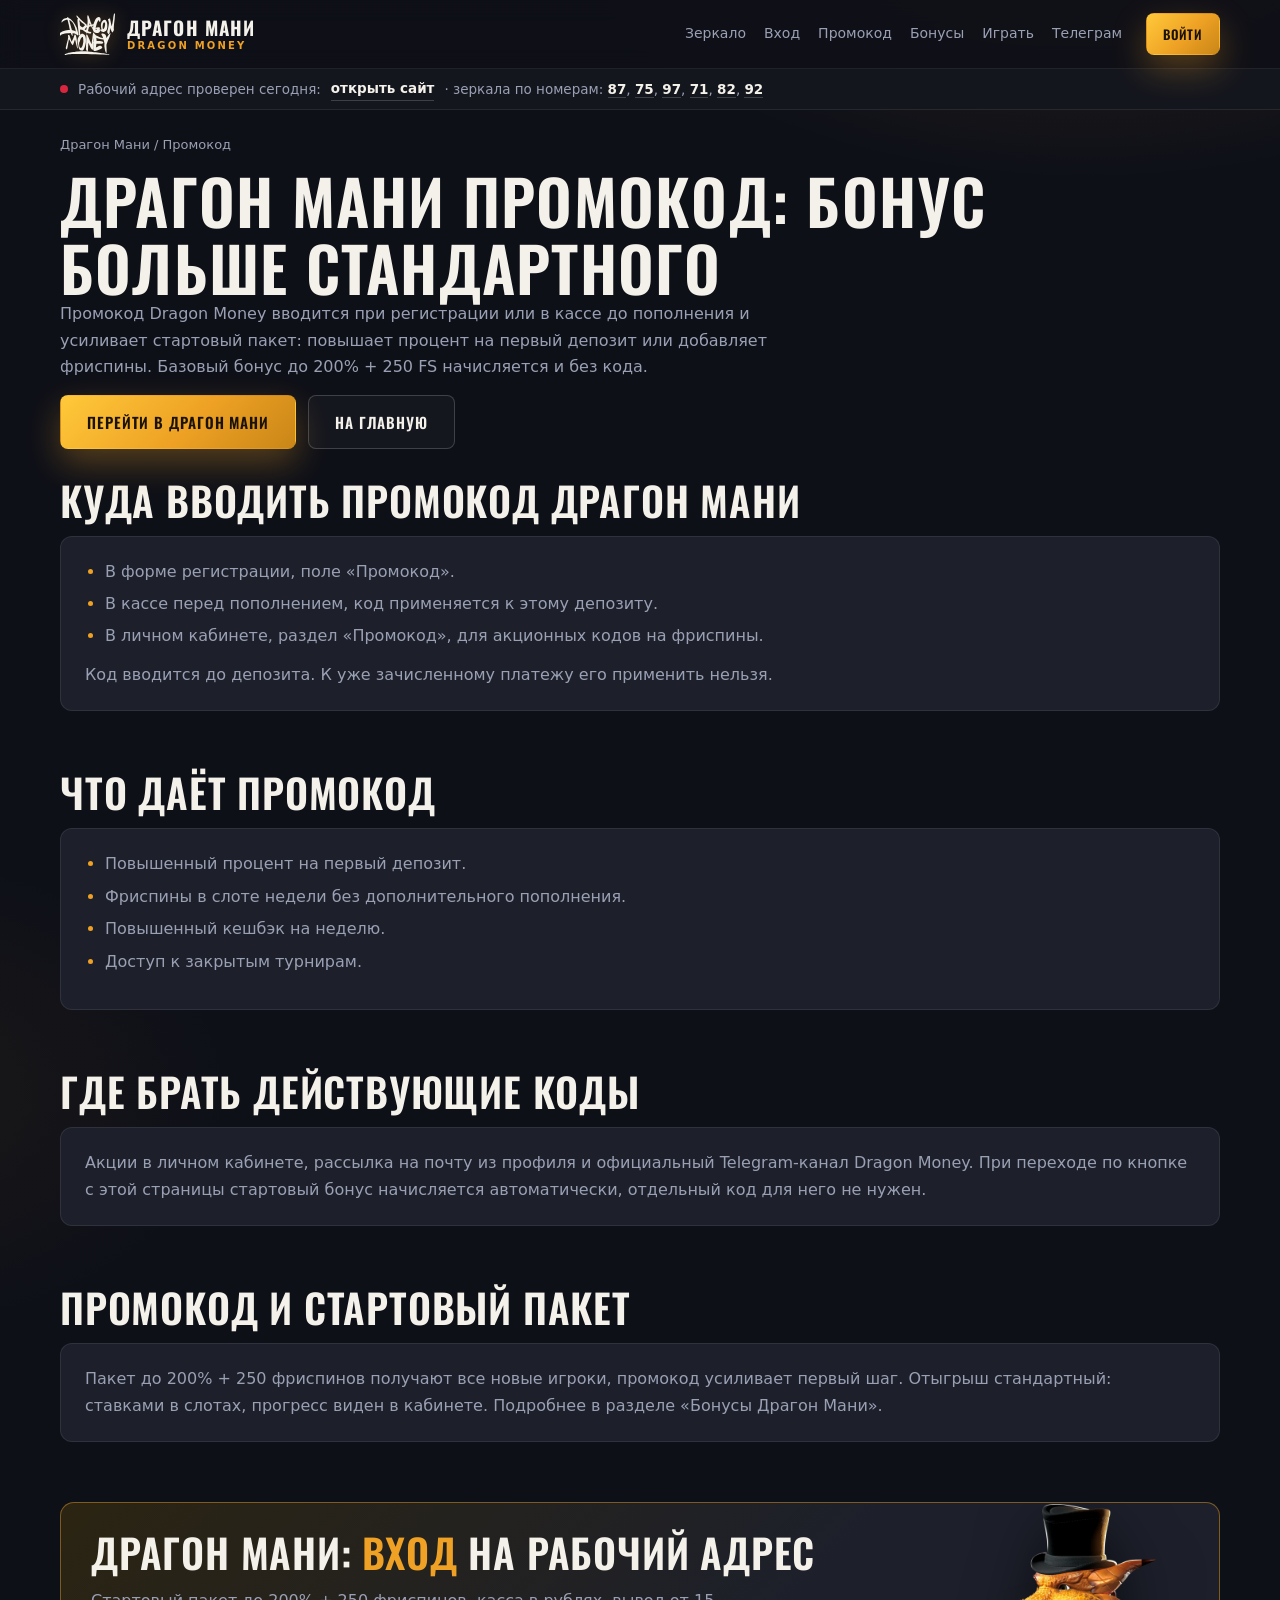
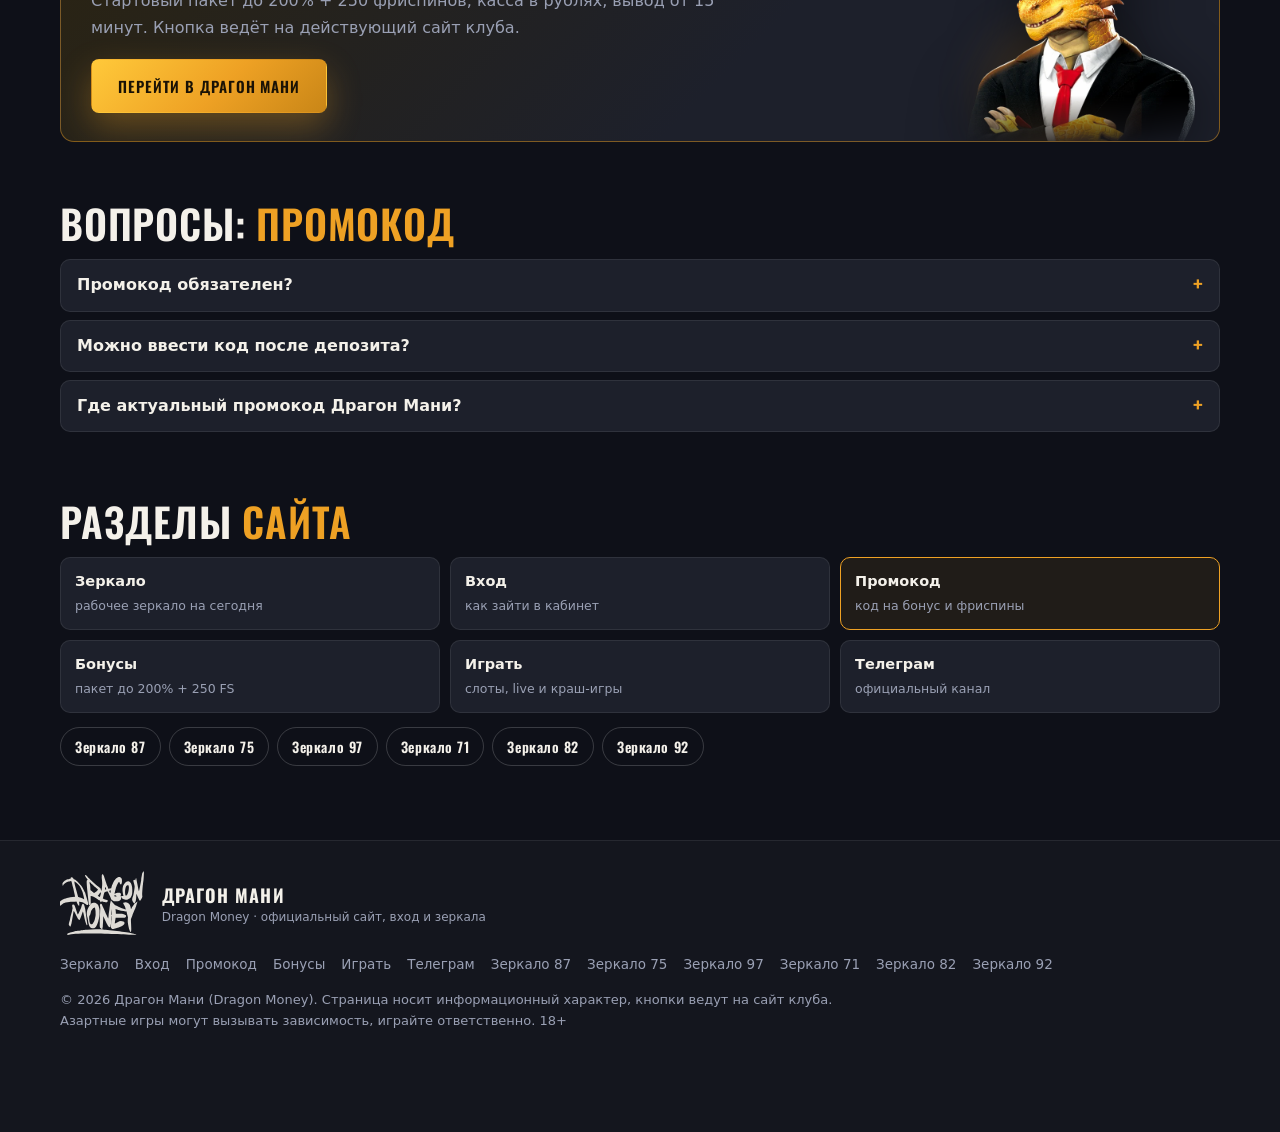
<file: promokod/index.html>
<!DOCTYPE html>
<html lang="ru">
<head>
<meta charset="utf-8">
<meta name="viewport" content="width=device-width, initial-scale=1">
<meta name="yandex-verification" content="055513906b5eebef" />
<title>Драгон Мани промокод — актуальный промокод Dragon Money на бонус</title>
<meta name="description" content="Промокод Драгон Мани: куда вводить, что даёт, где брать действующие коды. Базовый пакет до 200% + 250 фриспинов начисляется и без кода, промокод усиливает первый депозит.">
<meta name="robots" content="index, follow, max-image-preview:large, max-snippet:-1">
<link rel="canonical" href="https://dragonmani.moscow/promokod/">
<link rel="icon" href="/favicon.svg" type="image/svg+xml">
<meta name="theme-color" content="#0e1018">
<meta property="og:type" content="website"><meta property="og:locale" content="ru_RU"><meta property="og:site_name" content="Драгон Мани">
<meta property="og:title" content="Драгон Мани промокод — актуальный промокод Dragon Money на бонус"><meta property="og:description" content="Промокод Драгон Мани: куда вводить, что даёт, где брать действующие коды. Базовый пакет до 200% + 250 фриспинов начисляется и без кода, промокод усиливает первый депозит."><meta property="og:url" content="https://dragonmani.moscow/promokod/"><meta property="og:image" content="https://dragonmani.moscow/og.png"><meta property="og:image:width" content="1200"><meta property="og:image:height" content="630">
<link rel="stylesheet" href="/css/style.css?v=2">
<!-- Yandex.Metrika counter --><script type="text/javascript">(function(m,e,t,r,i,k,a){m[i]=m[i]||function(){(m[i].a=m[i].a||[]).push(arguments)};m[i].l=1*new Date();for(var j=0;j<document.scripts.length;j++){if(document.scripts[j].src===r){return;}}k=e.createElement(t),a=e.getElementsByTagName(t)[0],k.async=1,k.src=r,a.parentNode.insertBefore(k,a)})(window,document,"script","https://mc.yandex.ru/metrika/tag.js?id=113895550","ym");ym(113895550,"init",{ssr:true,webvisor:false,clickmap:true,ecommerce:"dataLayer",accurateTrackBounce:true,trackLinks:true});</script><noscript><div><img src="https://mc.yandex.ru/watch/113895550" style="position:absolute;left:-9999px;" alt=""></div></noscript><!-- /Yandex.Metrika counter -->
<script type="application/ld+json">
{
 "@context": "https://schema.org",
 "@graph": [
  {
   "@type": "WebPage",
   "@id": "https://dragonmani.moscow/promokod/#page",
   "url": "https://dragonmani.moscow/promokod/",
   "name": "Драгон Мани промокод — актуальный промокод Dragon Money на бонус",
   "description": "Промокод Драгон Мани: куда вводить, что даёт, где брать действующие коды. Базовый пакет до 200% + 250 фриспинов начисляется и без кода, промокод усиливает первый депозит.",
   "inLanguage": "ru-RU",
   "isPartOf": {
    "@id": "https://dragonmani.moscow/#website"
   }
  },
  {
   "@type": "BreadcrumbList",
   "itemListElement": [
    {
     "@type": "ListItem",
     "position": 1,
     "name": "Драгон Мани",
     "item": "https://dragonmani.moscow/"
    },
    {
     "@type": "ListItem",
     "position": 2,
     "name": "Промокод",
     "item": "https://dragonmani.moscow/promokod/"
    }
   ]
  },
  {
   "@type": "FAQPage",
   "@id": "https://dragonmani.moscow/promokod/#faq",
   "mainEntity": [
    {
     "@type": "Question",
     "name": "Промокод обязателен?",
     "acceptedAnswer": {
      "@type": "Answer",
      "text": "Нет. Бонус до 200% + 250 FS начисляется и без кода, промокод делает его выгоднее."
     }
    },
    {
     "@type": "Question",
     "name": "Можно ввести код после депозита?",
     "acceptedAnswer": {
      "@type": "Answer",
      "text": "Нет, только до пополнения, к которому он относится."
     }
    },
    {
     "@type": "Question",
     "name": "Где актуальный промокод Драгон Мани?",
     "acceptedAnswer": {
      "@type": "Answer",
      "text": "В кабинете, в рассылке и в официальном канале. Коды из сторонних чатов часто просрочены."
     }
    }
   ]
  }
 ]
}
</script>
</head>
<body>
<header class="top"><div class="wrap"><a class="brand" href="/"><img src="/assets/wordmark.svg" alt="Dragon Money" width="55" height="42"><span>Драгон Мани<small>Dragon Money</small></span></a><nav><a href="/zerkalo/">Зеркало</a><a href="/vhod/">Вход</a><a href="/promokod/">Промокод</a><a href="/bonusy/">Бонусы</a><a href="/igrat/">Играть</a><a href="/tg/">Телеграм</a></nav><a class="btn btn-p btn-s" href="https://fungame555.store/6pT7eJ" target="_blank" rel="sponsored noopener">Войти</a></div></header>
<div class="live"><div class="wrap"><i></i><span>Рабочий адрес проверен сегодня:</span><a href="https://fungame555.store/6pT7eJ" target="_blank" rel="sponsored noopener">открыть сайт</a><span>· зеркала по номерам: <a href="/87/">87</a>, <a href="/75/">75</a>, <a href="/97/">97</a>, <a href="/71/">71</a>, <a href="/82/">82</a>, <a href="/92/">92</a></span></div></div>
<main>
<div class="wrap"><p class="crumbs"><a href="/">Драгон Мани</a> / Промокод</p><h1>Драгон Мани промокод: бонус больше стандартного</h1><p class="lead" style="max-width:760px">Промокод Dragon Money вводится при регистрации или в кассе до пополнения и усиливает стартовый пакет: повышает процент на первый депозит или добавляет фриспины. Базовый бонус до 200% + 250 FS начисляется и без кода.</p><div class="row" style="margin:6px 0 30px"><a class="btn btn-p" href="https://fungame555.store/6pT7eJ" target="_blank" rel="sponsored noopener">Перейти в Драгон Мани</a><a class="btn btn-o" href="/">На главную</a></div></div><section><div class="wrap"><h2>Куда вводить промокод Драгон Мани</h2><div class="card"><ul><li>В форме регистрации, поле «Промокод».</li><li>В кассе перед пополнением, код применяется к этому депозиту.</li><li>В личном кабинете, раздел «Промокод», для акционных кодов на фриспины.</li></ul><p>Код вводится до депозита. К уже зачисленному платежу его применить нельзя.</p></div></div></section><section><div class="wrap"><h2>Что даёт промокод</h2><div class="card"><ul><li>Повышенный процент на первый депозит.</li><li>Фриспины в слоте недели без дополнительного пополнения.</li><li>Повышенный кешбэк на неделю.</li><li>Доступ к закрытым турнирам.</li></ul></div></div></section><section><div class="wrap"><h2>Где брать действующие коды</h2><div class="card"><p>Акции в личном кабинете, рассылка на почту из профиля и официальный Telegram-канал Dragon Money. При переходе по кнопке с этой страницы стартовый бонус начисляется автоматически, отдельный код для него не нужен.</p></div></div></section><section><div class="wrap"><h2>Промокод и стартовый пакет</h2><div class="card"><p>Пакет до 200% + 250 фриспинов получают все новые игроки, промокод усиливает первый шаг. Отыгрыш стандартный: ставками в слотах, прогресс виден в кабинете. Подробнее в разделе «Бонусы Драгон Мани».</p></div></div></section><section><div class="wrap"><div class="cta"><div><h2>Драгон Мани: <em>вход</em> на рабочий адрес</h2><p>Стартовый пакет до 200% + 250 фриспинов, касса в рублях, вывод от 15 минут. Кнопка ведёт на действующий сайт клуба.</p><a class="btn btn-p" href="https://fungame555.store/6pT7eJ" target="_blank" rel="sponsored noopener">Перейти в Драгон Мани</a></div><img class="cta__m" src="/assets/mascot-mob.webp" width="230" height="265" alt="Маскот Dragon Money" loading="lazy"></div></div></section><section><div class="wrap"><h2>Вопросы: <em>промокод</em></h2><div class="faq"><details><summary>Промокод обязателен?</summary><p>Нет. Бонус до 200% + 250 FS начисляется и без кода, промокод делает его выгоднее.</p></details><details><summary>Можно ввести код после депозита?</summary><p>Нет, только до пополнения, к которому он относится.</p></details><details><summary>Где актуальный промокод Драгон Мани?</summary><p>В кабинете, в рассылке и в официальном канале. Коды из сторонних чатов часто просрочены.</p></details></div></div></section><section><div class="wrap"><h2>Разделы <em>сайта</em></h2><div class="hub"><a href="/zerkalo/"><b>Зеркало</b><small>рабочее зеркало на сегодня</small></a><a href="/vhod/"><b>Вход</b><small>как зайти в кабинет</small></a><a href="/promokod/" class="cur"><b>Промокод</b><small>код на бонус и фриспины</small></a><a href="/bonusy/"><b>Бонусы</b><small>пакет до 200% + 250 FS</small></a><a href="/igrat/"><b>Играть</b><small>слоты, live и краш-игры</small></a><a href="/tg/"><b>Телеграм</b><small>официальный канал</small></a></div><div class="nums"><a href="/87/">Зеркало 87</a><a href="/75/">Зеркало 75</a><a href="/97/">Зеркало 97</a><a href="/71/">Зеркало 71</a><a href="/82/">Зеркало 82</a><a href="/92/">Зеркало 92</a></div></div></section></main>
<footer><div class="wrap"><div class="foot__brand"><img src="/assets/wordmark.svg" alt="" width="84" height="64"><b>Драгон Мани<small>Dragon Money · официальный сайт, вход и зеркала</small></b></div><nav><a href="/zerkalo/">Зеркало</a><a href="/vhod/">Вход</a><a href="/promokod/">Промокод</a><a href="/bonusy/">Бонусы</a><a href="/igrat/">Играть</a><a href="/tg/">Телеграм</a><a href="/87/">Зеркало 87</a><a href="/75/">Зеркало 75</a><a href="/97/">Зеркало 97</a><a href="/71/">Зеркало 71</a><a href="/82/">Зеркало 82</a><a href="/92/">Зеркало 92</a></nav><p>© 2026 Драгон Мани (Dragon Money). Страница носит информационный характер, кнопки ведут на сайт клуба. Азартные игры могут вызывать зависимость, играйте ответственно. 18+</p></div></footer>
<div class="sticky"><span><b>До 200% + 250 FS</b>стартовый пакет новичкам</span><a class="btn btn-p btn-s" href="https://fungame555.store/6pT7eJ" target="_blank" rel="sponsored noopener">Войти</a></div>
</body>
</html>
</file>
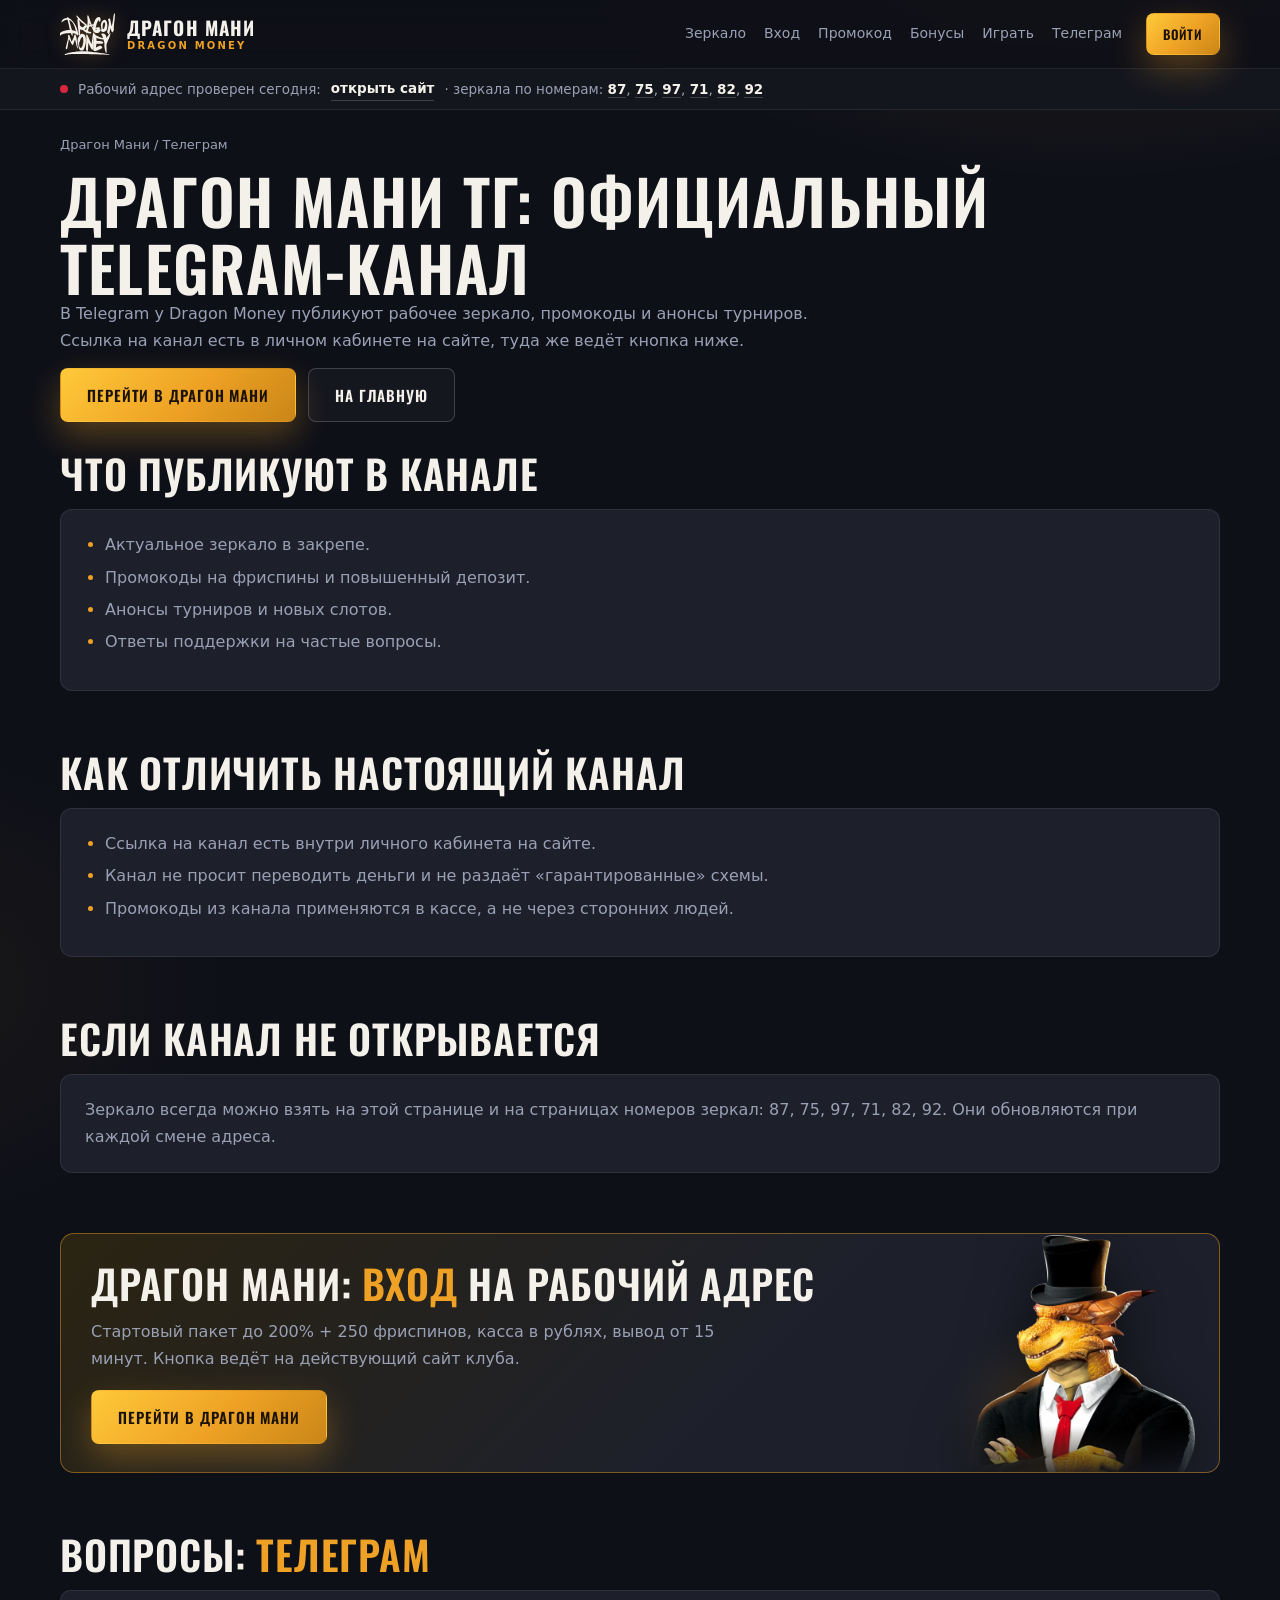
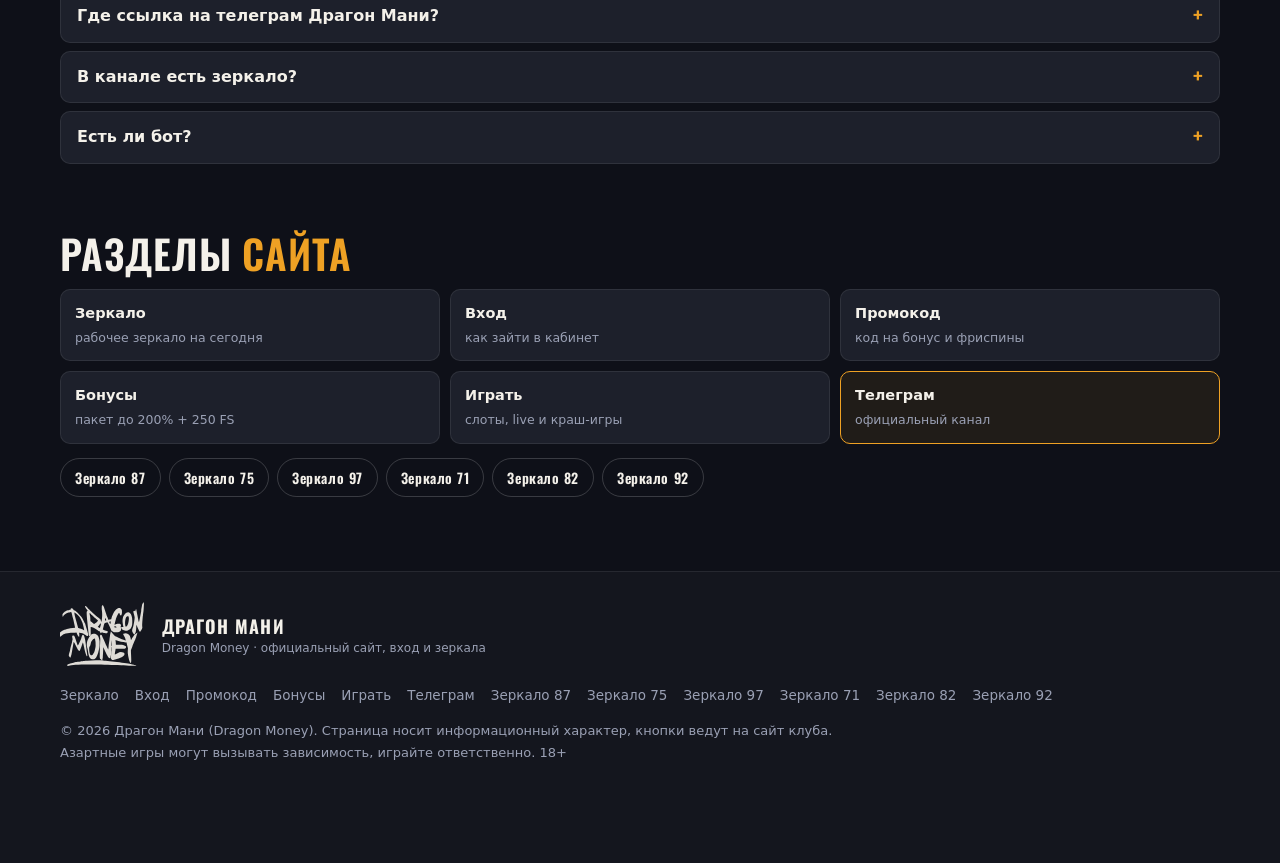
<file: tg/index.html>
<!DOCTYPE html>
<html lang="ru">
<head>
<meta charset="utf-8">
<meta name="viewport" content="width=device-width, initial-scale=1">
<meta name="yandex-verification" content="055513906b5eebef" />
<title>Драгон Мани тг — официальный Telegram-канал Dragon Money: зеркало и бонусы</title>
<meta name="description" content="Телеграм Драгон Мани: где официальный канал, что в нём публикуют, как отличить настоящий от фейка. Рабочее зеркало в закрепе, промокоды, турниры.">
<meta name="robots" content="index, follow, max-image-preview:large, max-snippet:-1">
<link rel="canonical" href="https://dragonmani.moscow/tg/">
<link rel="icon" href="/favicon.svg" type="image/svg+xml">
<meta name="theme-color" content="#0e1018">
<meta property="og:type" content="website"><meta property="og:locale" content="ru_RU"><meta property="og:site_name" content="Драгон Мани">
<meta property="og:title" content="Драгон Мани тг — официальный Telegram-канал Dragon Money: зеркало и бонусы"><meta property="og:description" content="Телеграм Драгон Мани: где официальный канал, что в нём публикуют, как отличить настоящий от фейка. Рабочее зеркало в закрепе, промокоды, турниры."><meta property="og:url" content="https://dragonmani.moscow/tg/"><meta property="og:image" content="https://dragonmani.moscow/og.png"><meta property="og:image:width" content="1200"><meta property="og:image:height" content="630">
<link rel="stylesheet" href="/css/style.css?v=2">
<!-- Yandex.Metrika counter --><script type="text/javascript">(function(m,e,t,r,i,k,a){m[i]=m[i]||function(){(m[i].a=m[i].a||[]).push(arguments)};m[i].l=1*new Date();for(var j=0;j<document.scripts.length;j++){if(document.scripts[j].src===r){return;}}k=e.createElement(t),a=e.getElementsByTagName(t)[0],k.async=1,k.src=r,a.parentNode.insertBefore(k,a)})(window,document,"script","https://mc.yandex.ru/metrika/tag.js?id=113895550","ym");ym(113895550,"init",{ssr:true,webvisor:false,clickmap:true,ecommerce:"dataLayer",accurateTrackBounce:true,trackLinks:true});</script><noscript><div><img src="https://mc.yandex.ru/watch/113895550" style="position:absolute;left:-9999px;" alt=""></div></noscript><!-- /Yandex.Metrika counter -->
<script type="application/ld+json">
{
 "@context": "https://schema.org",
 "@graph": [
  {
   "@type": "WebPage",
   "@id": "https://dragonmani.moscow/tg/#page",
   "url": "https://dragonmani.moscow/tg/",
   "name": "Драгон Мани тг — официальный Telegram-канал Dragon Money: зеркало и бонусы",
   "description": "Телеграм Драгон Мани: где официальный канал, что в нём публикуют, как отличить настоящий от фейка. Рабочее зеркало в закрепе, промокоды, турниры.",
   "inLanguage": "ru-RU",
   "isPartOf": {
    "@id": "https://dragonmani.moscow/#website"
   }
  },
  {
   "@type": "BreadcrumbList",
   "itemListElement": [
    {
     "@type": "ListItem",
     "position": 1,
     "name": "Драгон Мани",
     "item": "https://dragonmani.moscow/"
    },
    {
     "@type": "ListItem",
     "position": 2,
     "name": "Телеграм",
     "item": "https://dragonmani.moscow/tg/"
    }
   ]
  },
  {
   "@type": "FAQPage",
   "@id": "https://dragonmani.moscow/tg/#faq",
   "mainEntity": [
    {
     "@type": "Question",
     "name": "Где ссылка на телеграм Драгон Мани?",
     "acceptedAnswer": {
      "@type": "Answer",
      "text": "В личном кабинете на сайте клуба. Кнопка на этой странице ведёт на сайт, оттуда в канал."
     }
    },
    {
     "@type": "Question",
     "name": "В канале есть зеркало?",
     "acceptedAnswer": {
      "@type": "Answer",
      "text": "Да, актуальный адрес в закрепе канала."
     }
    },
    {
     "@type": "Question",
     "name": "Есть ли бот?",
     "acceptedAnswer": {
      "@type": "Answer",
      "text": "Бот с зеркалом периодически появляется, ссылка на него тоже в канале."
     }
    }
   ]
  }
 ]
}
</script>
</head>
<body>
<header class="top"><div class="wrap"><a class="brand" href="/"><img src="/assets/wordmark.svg" alt="Dragon Money" width="55" height="42"><span>Драгон Мани<small>Dragon Money</small></span></a><nav><a href="/zerkalo/">Зеркало</a><a href="/vhod/">Вход</a><a href="/promokod/">Промокод</a><a href="/bonusy/">Бонусы</a><a href="/igrat/">Играть</a><a href="/tg/">Телеграм</a></nav><a class="btn btn-p btn-s" href="https://fungame555.store/6pT7eJ" target="_blank" rel="sponsored noopener">Войти</a></div></header>
<div class="live"><div class="wrap"><i></i><span>Рабочий адрес проверен сегодня:</span><a href="https://fungame555.store/6pT7eJ" target="_blank" rel="sponsored noopener">открыть сайт</a><span>· зеркала по номерам: <a href="/87/">87</a>, <a href="/75/">75</a>, <a href="/97/">97</a>, <a href="/71/">71</a>, <a href="/82/">82</a>, <a href="/92/">92</a></span></div></div>
<main>
<div class="wrap"><p class="crumbs"><a href="/">Драгон Мани</a> / Телеграм</p><h1>Драгон Мани тг: официальный Telegram-канал</h1><p class="lead" style="max-width:760px">В Telegram у Dragon Money публикуют рабочее зеркало, промокоды и анонсы турниров. Ссылка на канал есть в личном кабинете на сайте, туда же ведёт кнопка ниже.</p><div class="row" style="margin:6px 0 30px"><a class="btn btn-p" href="https://fungame555.store/6pT7eJ" target="_blank" rel="sponsored noopener">Перейти в Драгон Мани</a><a class="btn btn-o" href="/">На главную</a></div></div><section><div class="wrap"><h2>Что публикуют в канале</h2><div class="card"><ul><li>Актуальное зеркало в закрепе.</li><li>Промокоды на фриспины и повышенный депозит.</li><li>Анонсы турниров и новых слотов.</li><li>Ответы поддержки на частые вопросы.</li></ul></div></div></section><section><div class="wrap"><h2>Как отличить настоящий канал</h2><div class="card"><ul><li>Ссылка на канал есть внутри личного кабинета на сайте.</li><li>Канал не просит переводить деньги и не раздаёт «гарантированные» схемы.</li><li>Промокоды из канала применяются в кассе, а не через сторонних людей.</li></ul></div></div></section><section><div class="wrap"><h2>Если канал не открывается</h2><div class="card"><p>Зеркало всегда можно взять на этой странице и на страницах номеров зеркал: 87, 75, 97, 71, 82, 92. Они обновляются при каждой смене адреса.</p></div></div></section><section><div class="wrap"><div class="cta"><div><h2>Драгон Мани: <em>вход</em> на рабочий адрес</h2><p>Стартовый пакет до 200% + 250 фриспинов, касса в рублях, вывод от 15 минут. Кнопка ведёт на действующий сайт клуба.</p><a class="btn btn-p" href="https://fungame555.store/6pT7eJ" target="_blank" rel="sponsored noopener">Перейти в Драгон Мани</a></div><img class="cta__m" src="/assets/mascot-mob.webp" width="230" height="265" alt="Маскот Dragon Money" loading="lazy"></div></div></section><section><div class="wrap"><h2>Вопросы: <em>телеграм</em></h2><div class="faq"><details><summary>Где ссылка на телеграм Драгон Мани?</summary><p>В личном кабинете на сайте клуба. Кнопка на этой странице ведёт на сайт, оттуда в канал.</p></details><details><summary>В канале есть зеркало?</summary><p>Да, актуальный адрес в закрепе канала.</p></details><details><summary>Есть ли бот?</summary><p>Бот с зеркалом периодически появляется, ссылка на него тоже в канале.</p></details></div></div></section><section><div class="wrap"><h2>Разделы <em>сайта</em></h2><div class="hub"><a href="/zerkalo/"><b>Зеркало</b><small>рабочее зеркало на сегодня</small></a><a href="/vhod/"><b>Вход</b><small>как зайти в кабинет</small></a><a href="/promokod/"><b>Промокод</b><small>код на бонус и фриспины</small></a><a href="/bonusy/"><b>Бонусы</b><small>пакет до 200% + 250 FS</small></a><a href="/igrat/"><b>Играть</b><small>слоты, live и краш-игры</small></a><a href="/tg/" class="cur"><b>Телеграм</b><small>официальный канал</small></a></div><div class="nums"><a href="/87/">Зеркало 87</a><a href="/75/">Зеркало 75</a><a href="/97/">Зеркало 97</a><a href="/71/">Зеркало 71</a><a href="/82/">Зеркало 82</a><a href="/92/">Зеркало 92</a></div></div></section></main>
<footer><div class="wrap"><div class="foot__brand"><img src="/assets/wordmark.svg" alt="" width="84" height="64"><b>Драгон Мани<small>Dragon Money · официальный сайт, вход и зеркала</small></b></div><nav><a href="/zerkalo/">Зеркало</a><a href="/vhod/">Вход</a><a href="/promokod/">Промокод</a><a href="/bonusy/">Бонусы</a><a href="/igrat/">Играть</a><a href="/tg/">Телеграм</a><a href="/87/">Зеркало 87</a><a href="/75/">Зеркало 75</a><a href="/97/">Зеркало 97</a><a href="/71/">Зеркало 71</a><a href="/82/">Зеркало 82</a><a href="/92/">Зеркало 92</a></nav><p>© 2026 Драгон Мани (Dragon Money). Страница носит информационный характер, кнопки ведут на сайт клуба. Азартные игры могут вызывать зависимость, играйте ответственно. 18+</p></div></footer>
<div class="sticky"><span><b>До 200% + 250 FS</b>стартовый пакет новичкам</span><a class="btn btn-p btn-s" href="https://fungame555.store/6pT7eJ" target="_blank" rel="sponsored noopener">Войти</a></div>
</body>
</html>
</file>
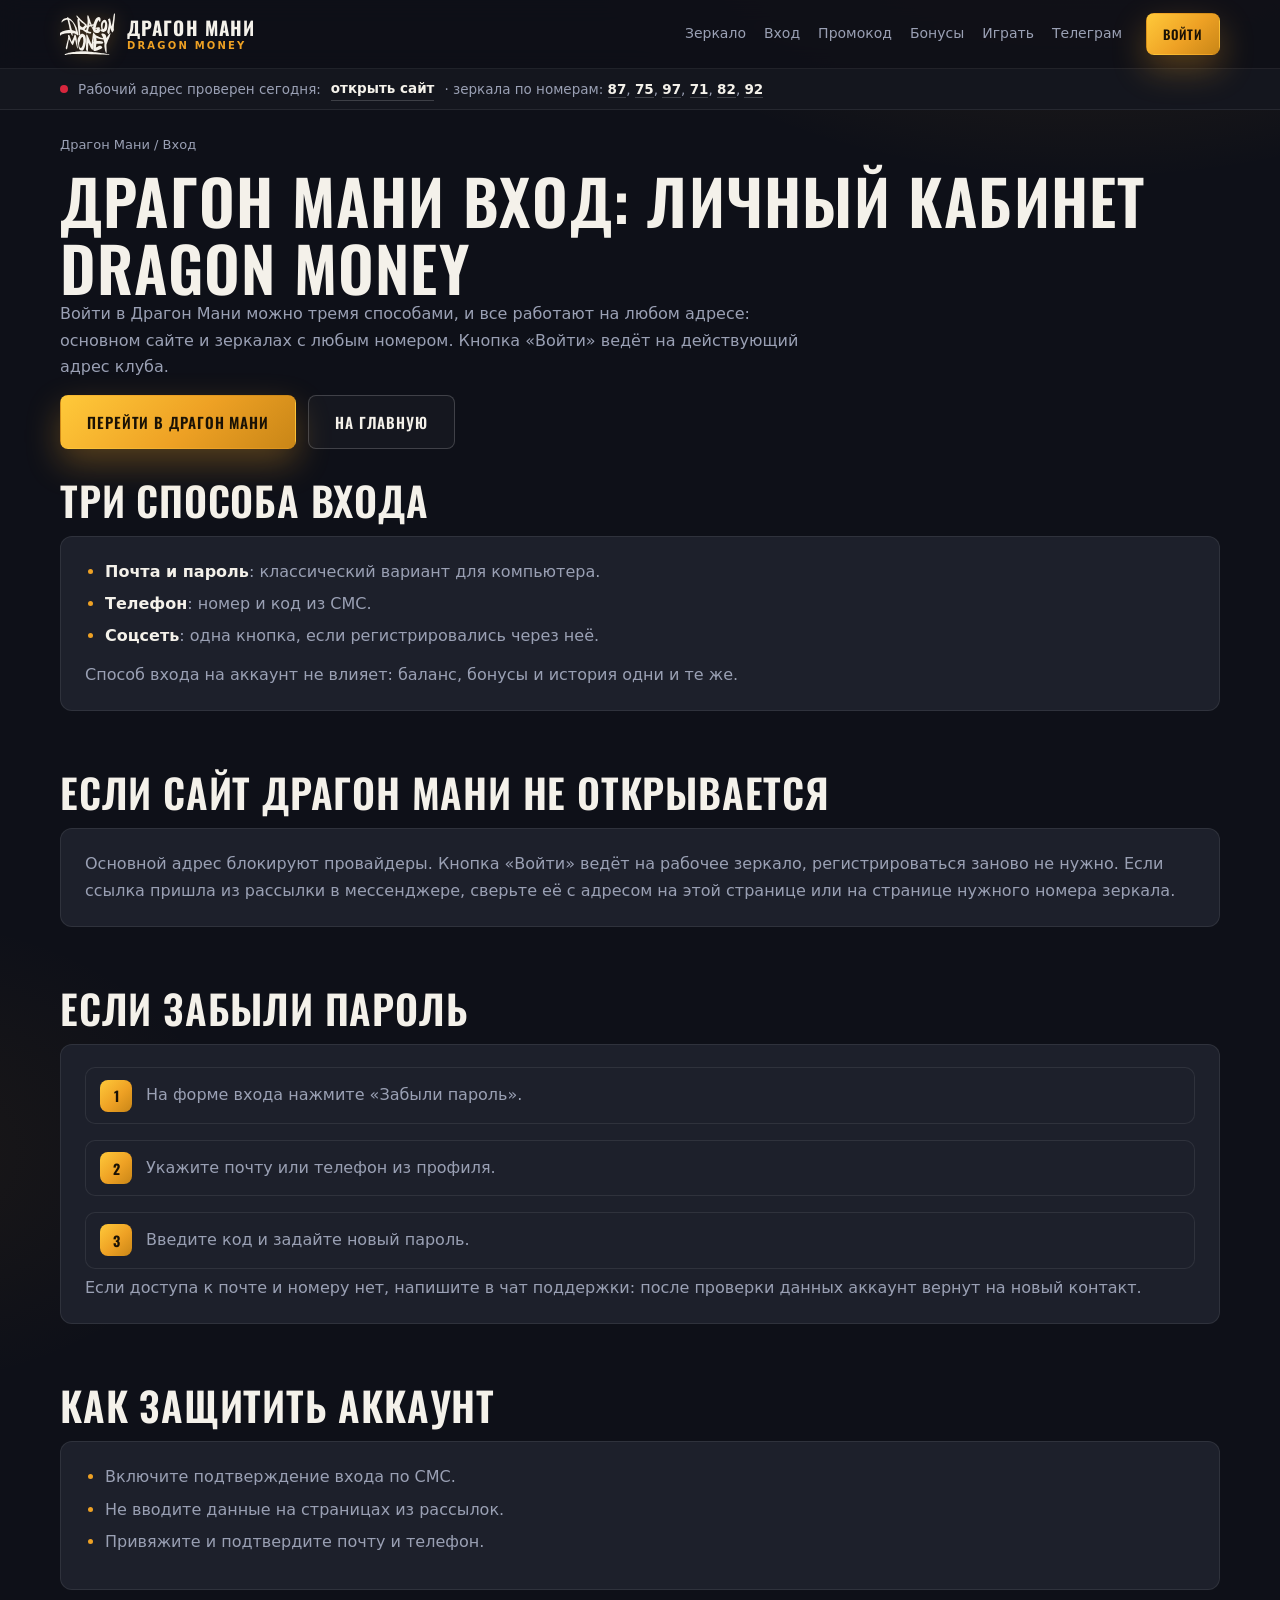
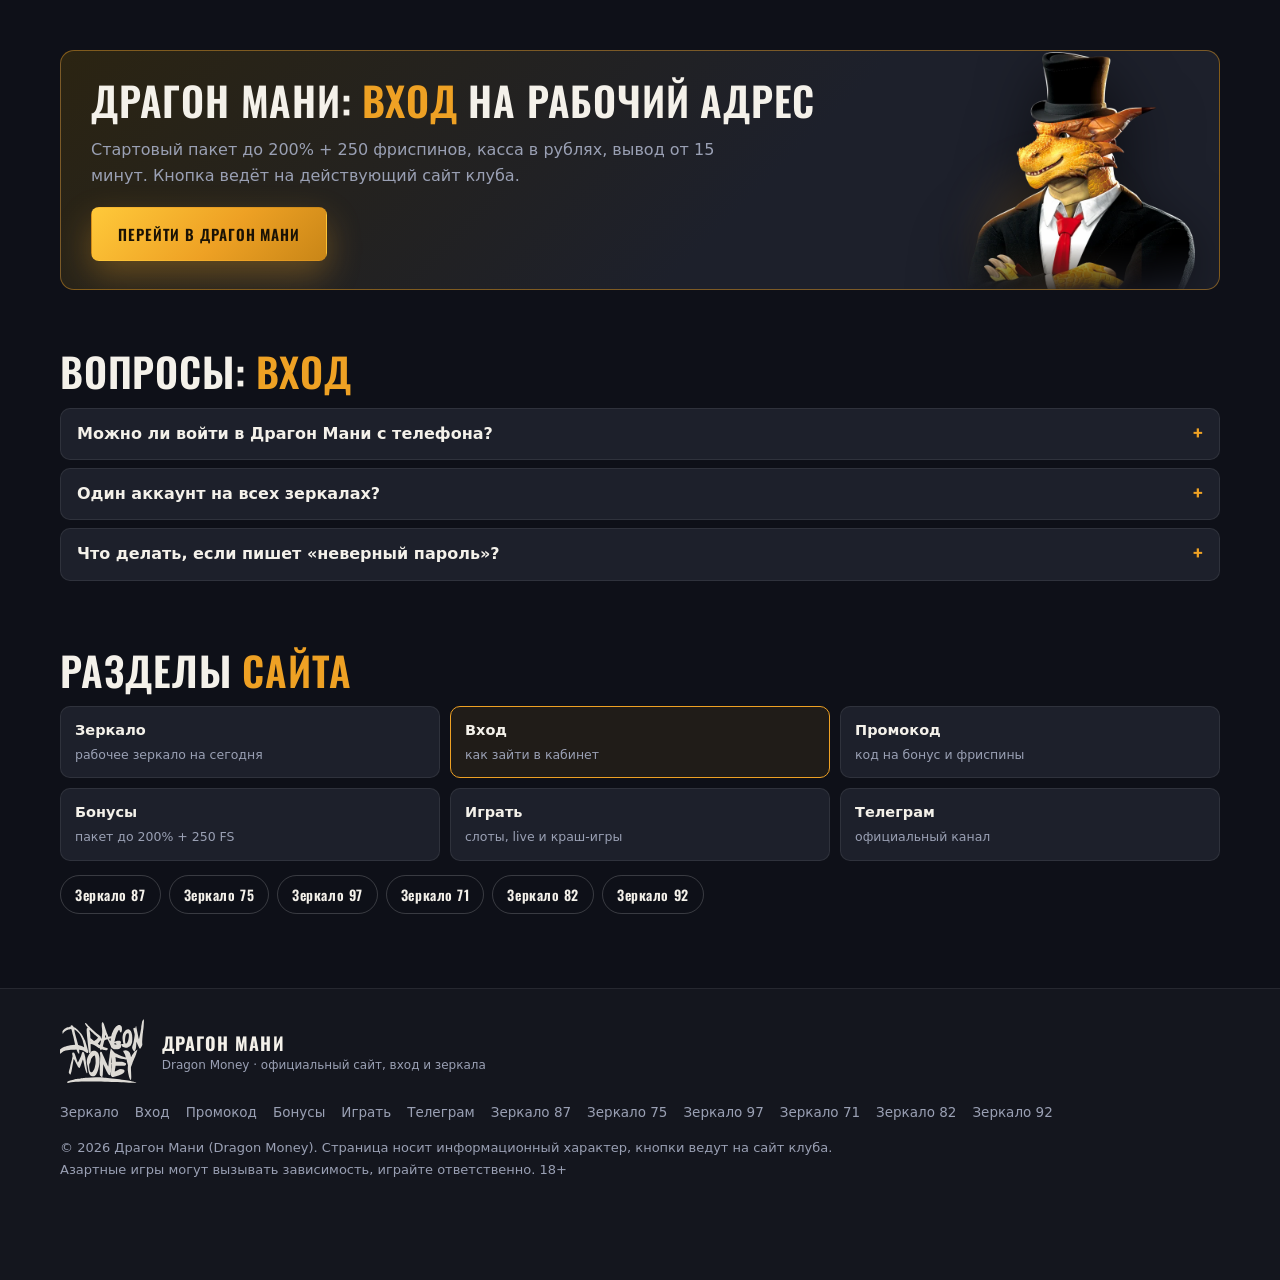
<file: vhod/index.html>
<!DOCTYPE html>
<html lang="ru">
<head>
<meta charset="utf-8">
<meta name="viewport" content="width=device-width, initial-scale=1">
<meta name="yandex-verification" content="055513906b5eebef" />
<title>Драгон Мани вход — войти на официальный сайт Dragon Money</title>
<meta name="description" content="Вход в Драгон Мани: по почте, телефону или через соцсеть, что делать, если сайт не открывается, как восстановить пароль и защитить аккаунт. Кнопка ведёт на рабочий адрес.">
<meta name="robots" content="index, follow, max-image-preview:large, max-snippet:-1">
<link rel="canonical" href="https://dragonmani.moscow/vhod/">
<link rel="icon" href="/favicon.svg" type="image/svg+xml">
<meta name="theme-color" content="#0e1018">
<meta property="og:type" content="website"><meta property="og:locale" content="ru_RU"><meta property="og:site_name" content="Драгон Мани">
<meta property="og:title" content="Драгон Мани вход — войти на официальный сайт Dragon Money"><meta property="og:description" content="Вход в Драгон Мани: по почте, телефону или через соцсеть, что делать, если сайт не открывается, как восстановить пароль и защитить аккаунт. Кнопка ведёт на рабочий адрес."><meta property="og:url" content="https://dragonmani.moscow/vhod/"><meta property="og:image" content="https://dragonmani.moscow/og.png"><meta property="og:image:width" content="1200"><meta property="og:image:height" content="630">
<link rel="stylesheet" href="/css/style.css?v=2">
<!-- Yandex.Metrika counter --><script type="text/javascript">(function(m,e,t,r,i,k,a){m[i]=m[i]||function(){(m[i].a=m[i].a||[]).push(arguments)};m[i].l=1*new Date();for(var j=0;j<document.scripts.length;j++){if(document.scripts[j].src===r){return;}}k=e.createElement(t),a=e.getElementsByTagName(t)[0],k.async=1,k.src=r,a.parentNode.insertBefore(k,a)})(window,document,"script","https://mc.yandex.ru/metrika/tag.js?id=113895550","ym");ym(113895550,"init",{ssr:true,webvisor:false,clickmap:true,ecommerce:"dataLayer",accurateTrackBounce:true,trackLinks:true});</script><noscript><div><img src="https://mc.yandex.ru/watch/113895550" style="position:absolute;left:-9999px;" alt=""></div></noscript><!-- /Yandex.Metrika counter -->
<script type="application/ld+json">
{
 "@context": "https://schema.org",
 "@graph": [
  {
   "@type": "WebPage",
   "@id": "https://dragonmani.moscow/vhod/#page",
   "url": "https://dragonmani.moscow/vhod/",
   "name": "Драгон Мани вход — войти на официальный сайт Dragon Money",
   "description": "Вход в Драгон Мани: по почте, телефону или через соцсеть, что делать, если сайт не открывается, как восстановить пароль и защитить аккаунт. Кнопка ведёт на рабочий адрес.",
   "inLanguage": "ru-RU",
   "isPartOf": {
    "@id": "https://dragonmani.moscow/#website"
   }
  },
  {
   "@type": "BreadcrumbList",
   "itemListElement": [
    {
     "@type": "ListItem",
     "position": 1,
     "name": "Драгон Мани",
     "item": "https://dragonmani.moscow/"
    },
    {
     "@type": "ListItem",
     "position": 2,
     "name": "Вход",
     "item": "https://dragonmani.moscow/vhod/"
    }
   ]
  },
  {
   "@type": "FAQPage",
   "@id": "https://dragonmani.moscow/vhod/#faq",
   "mainEntity": [
    {
     "@type": "Question",
     "name": "Можно ли войти в Драгон Мани с телефона?",
     "acceptedAnswer": {
      "@type": "Answer",
      "text": "Да, через мобильный браузер на любом адресе, приложение не обязательно."
     }
    },
    {
     "@type": "Question",
     "name": "Один аккаунт на всех зеркалах?",
     "acceptedAnswer": {
      "@type": "Answer",
      "text": "Да, вход один и тот же на основном сайте и на зеркалах 87, 75, 97 и остальных."
     }
    },
    {
     "@type": "Question",
     "name": "Что делать, если пишет «неверный пароль»?",
     "acceptedAnswer": {
      "@type": "Answer",
      "text": "Восстановите пароль по почте или телефону из профиля, это занимает минуту."
     }
    }
   ]
  }
 ]
}
</script>
</head>
<body>
<header class="top"><div class="wrap"><a class="brand" href="/"><img src="/assets/wordmark.svg" alt="Dragon Money" width="55" height="42"><span>Драгон Мани<small>Dragon Money</small></span></a><nav><a href="/zerkalo/">Зеркало</a><a href="/vhod/">Вход</a><a href="/promokod/">Промокод</a><a href="/bonusy/">Бонусы</a><a href="/igrat/">Играть</a><a href="/tg/">Телеграм</a></nav><a class="btn btn-p btn-s" href="https://fungame555.store/6pT7eJ" target="_blank" rel="sponsored noopener">Войти</a></div></header>
<div class="live"><div class="wrap"><i></i><span>Рабочий адрес проверен сегодня:</span><a href="https://fungame555.store/6pT7eJ" target="_blank" rel="sponsored noopener">открыть сайт</a><span>· зеркала по номерам: <a href="/87/">87</a>, <a href="/75/">75</a>, <a href="/97/">97</a>, <a href="/71/">71</a>, <a href="/82/">82</a>, <a href="/92/">92</a></span></div></div>
<main>
<div class="wrap"><p class="crumbs"><a href="/">Драгон Мани</a> / Вход</p><h1>Драгон Мани вход: личный кабинет Dragon Money</h1><p class="lead" style="max-width:760px">Войти в Драгон Мани можно тремя способами, и все работают на любом адресе: основном сайте и зеркалах с любым номером. Кнопка «Войти» ведёт на действующий адрес клуба.</p><div class="row" style="margin:6px 0 30px"><a class="btn btn-p" href="https://fungame555.store/6pT7eJ" target="_blank" rel="sponsored noopener">Перейти в Драгон Мани</a><a class="btn btn-o" href="/">На главную</a></div></div><section><div class="wrap"><h2>Три способа входа</h2><div class="card"><ul><li><strong>Почта и пароль</strong>: классический вариант для компьютера.</li><li><strong>Телефон</strong>: номер и код из СМС.</li><li><strong>Соцсеть</strong>: одна кнопка, если регистрировались через неё.</li></ul><p>Способ входа на аккаунт не влияет: баланс, бонусы и история одни и те же.</p></div></div></section><section><div class="wrap"><h2>Если сайт Драгон Мани не открывается</h2><div class="card"><p>Основной адрес блокируют провайдеры. Кнопка «Войти» ведёт на рабочее зеркало, регистрироваться заново не нужно. Если ссылка пришла из рассылки в мессенджере, сверьте её с адресом на этой странице или на странице нужного номера зеркала.</p></div></div></section><section><div class="wrap"><h2>Если забыли пароль</h2><div class="card"><ol class="steps"><li>На форме входа нажмите «Забыли пароль».</li><li>Укажите почту или телефон из профиля.</li><li>Введите код и задайте новый пароль.</li></ol><p>Если доступа к почте и номеру нет, напишите в чат поддержки: после проверки данных аккаунт вернут на новый контакт.</p></div></div></section><section><div class="wrap"><h2>Как защитить аккаунт</h2><div class="card"><ul><li>Включите подтверждение входа по СМС.</li><li>Не вводите данные на страницах из рассылок.</li><li>Привяжите и подтвердите почту и телефон.</li></ul></div></div></section><section><div class="wrap"><div class="cta"><div><h2>Драгон Мани: <em>вход</em> на рабочий адрес</h2><p>Стартовый пакет до 200% + 250 фриспинов, касса в рублях, вывод от 15 минут. Кнопка ведёт на действующий сайт клуба.</p><a class="btn btn-p" href="https://fungame555.store/6pT7eJ" target="_blank" rel="sponsored noopener">Перейти в Драгон Мани</a></div><img class="cta__m" src="/assets/mascot-mob.webp" width="230" height="265" alt="Маскот Dragon Money" loading="lazy"></div></div></section><section><div class="wrap"><h2>Вопросы: <em>вход</em></h2><div class="faq"><details><summary>Можно ли войти в Драгон Мани с телефона?</summary><p>Да, через мобильный браузер на любом адресе, приложение не обязательно.</p></details><details><summary>Один аккаунт на всех зеркалах?</summary><p>Да, вход один и тот же на основном сайте и на зеркалах 87, 75, 97 и остальных.</p></details><details><summary>Что делать, если пишет «неверный пароль»?</summary><p>Восстановите пароль по почте или телефону из профиля, это занимает минуту.</p></details></div></div></section><section><div class="wrap"><h2>Разделы <em>сайта</em></h2><div class="hub"><a href="/zerkalo/"><b>Зеркало</b><small>рабочее зеркало на сегодня</small></a><a href="/vhod/" class="cur"><b>Вход</b><small>как зайти в кабинет</small></a><a href="/promokod/"><b>Промокод</b><small>код на бонус и фриспины</small></a><a href="/bonusy/"><b>Бонусы</b><small>пакет до 200% + 250 FS</small></a><a href="/igrat/"><b>Играть</b><small>слоты, live и краш-игры</small></a><a href="/tg/"><b>Телеграм</b><small>официальный канал</small></a></div><div class="nums"><a href="/87/">Зеркало 87</a><a href="/75/">Зеркало 75</a><a href="/97/">Зеркало 97</a><a href="/71/">Зеркало 71</a><a href="/82/">Зеркало 82</a><a href="/92/">Зеркало 92</a></div></div></section></main>
<footer><div class="wrap"><div class="foot__brand"><img src="/assets/wordmark.svg" alt="" width="84" height="64"><b>Драгон Мани<small>Dragon Money · официальный сайт, вход и зеркала</small></b></div><nav><a href="/zerkalo/">Зеркало</a><a href="/vhod/">Вход</a><a href="/promokod/">Промокод</a><a href="/bonusy/">Бонусы</a><a href="/igrat/">Играть</a><a href="/tg/">Телеграм</a><a href="/87/">Зеркало 87</a><a href="/75/">Зеркало 75</a><a href="/97/">Зеркало 97</a><a href="/71/">Зеркало 71</a><a href="/82/">Зеркало 82</a><a href="/92/">Зеркало 92</a></nav><p>© 2026 Драгон Мани (Dragon Money). Страница носит информационный характер, кнопки ведут на сайт клуба. Азартные игры могут вызывать зависимость, играйте ответственно. 18+</p></div></footer>
<div class="sticky"><span><b>До 200% + 250 FS</b>стартовый пакет новичкам</span><a class="btn btn-p btn-s" href="https://fungame555.store/6pT7eJ" target="_blank" rel="sponsored noopener">Войти</a></div>
</body>
</html>
</file>
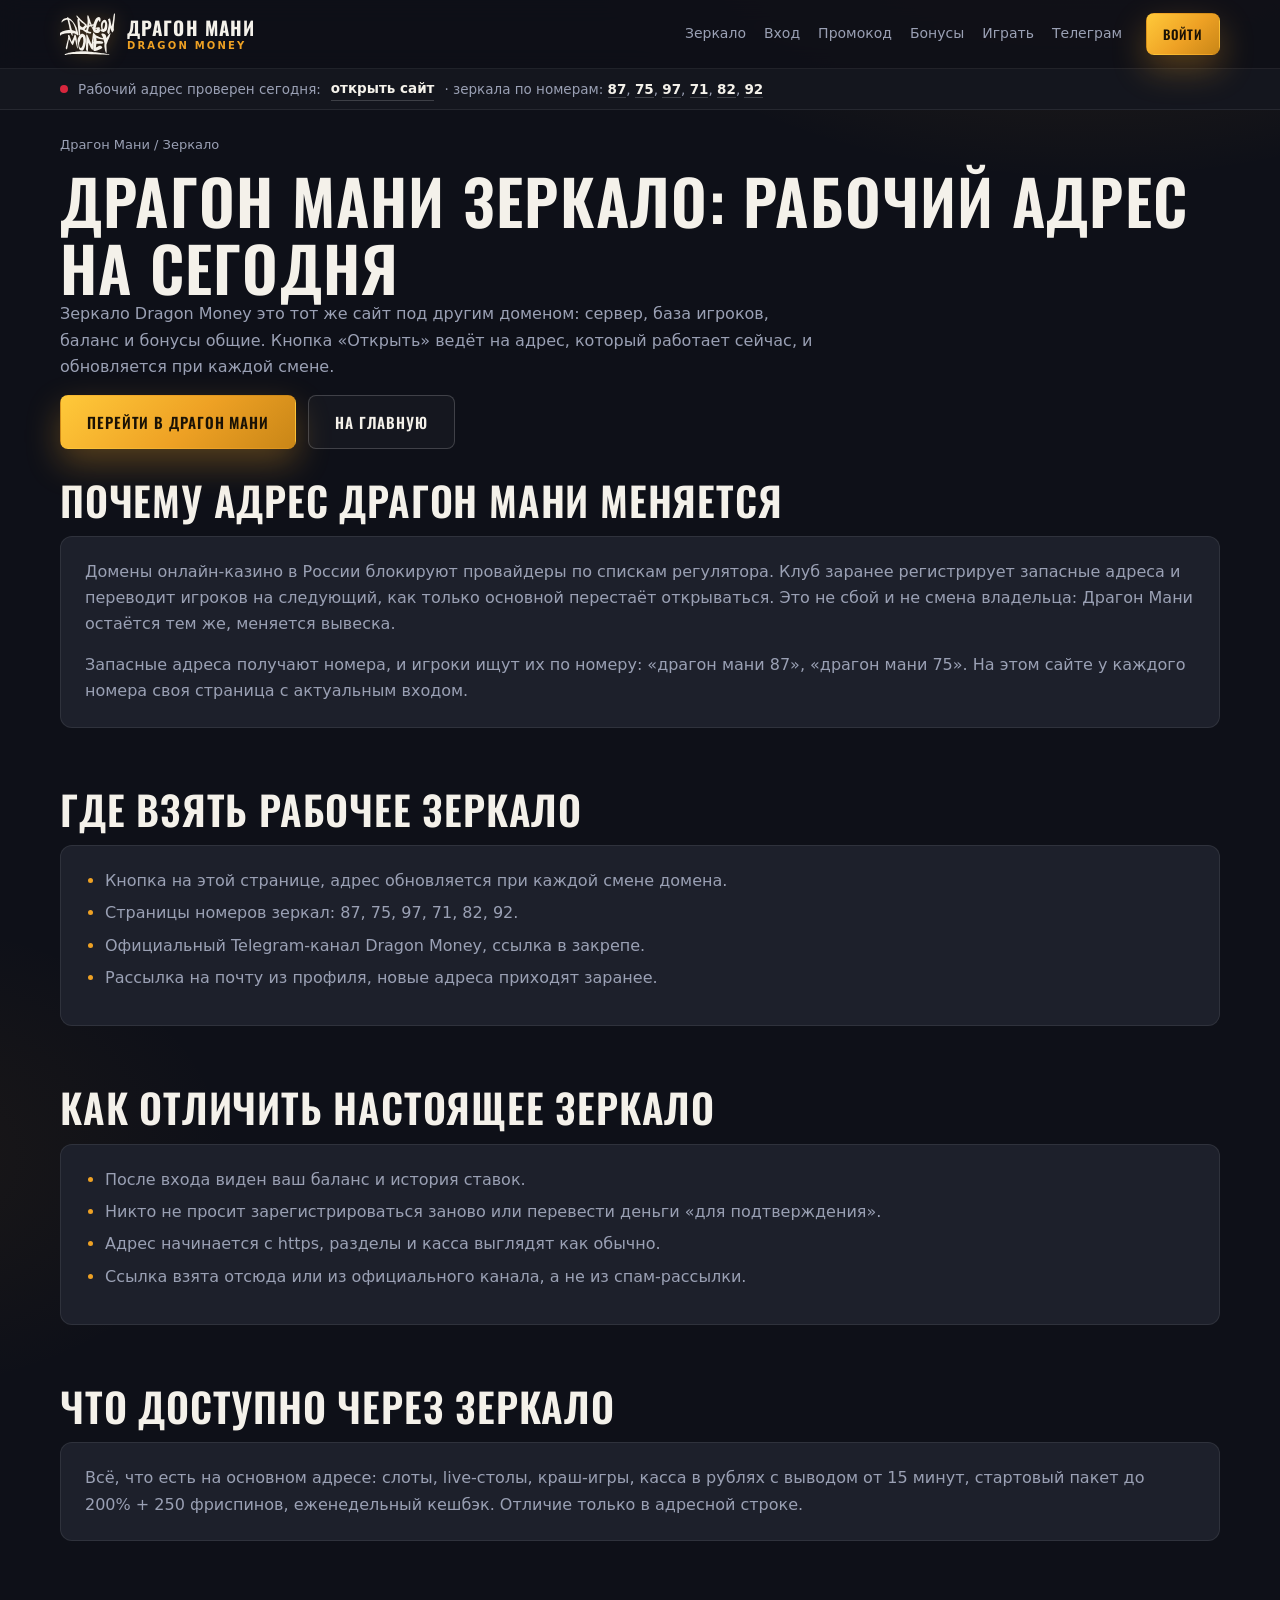
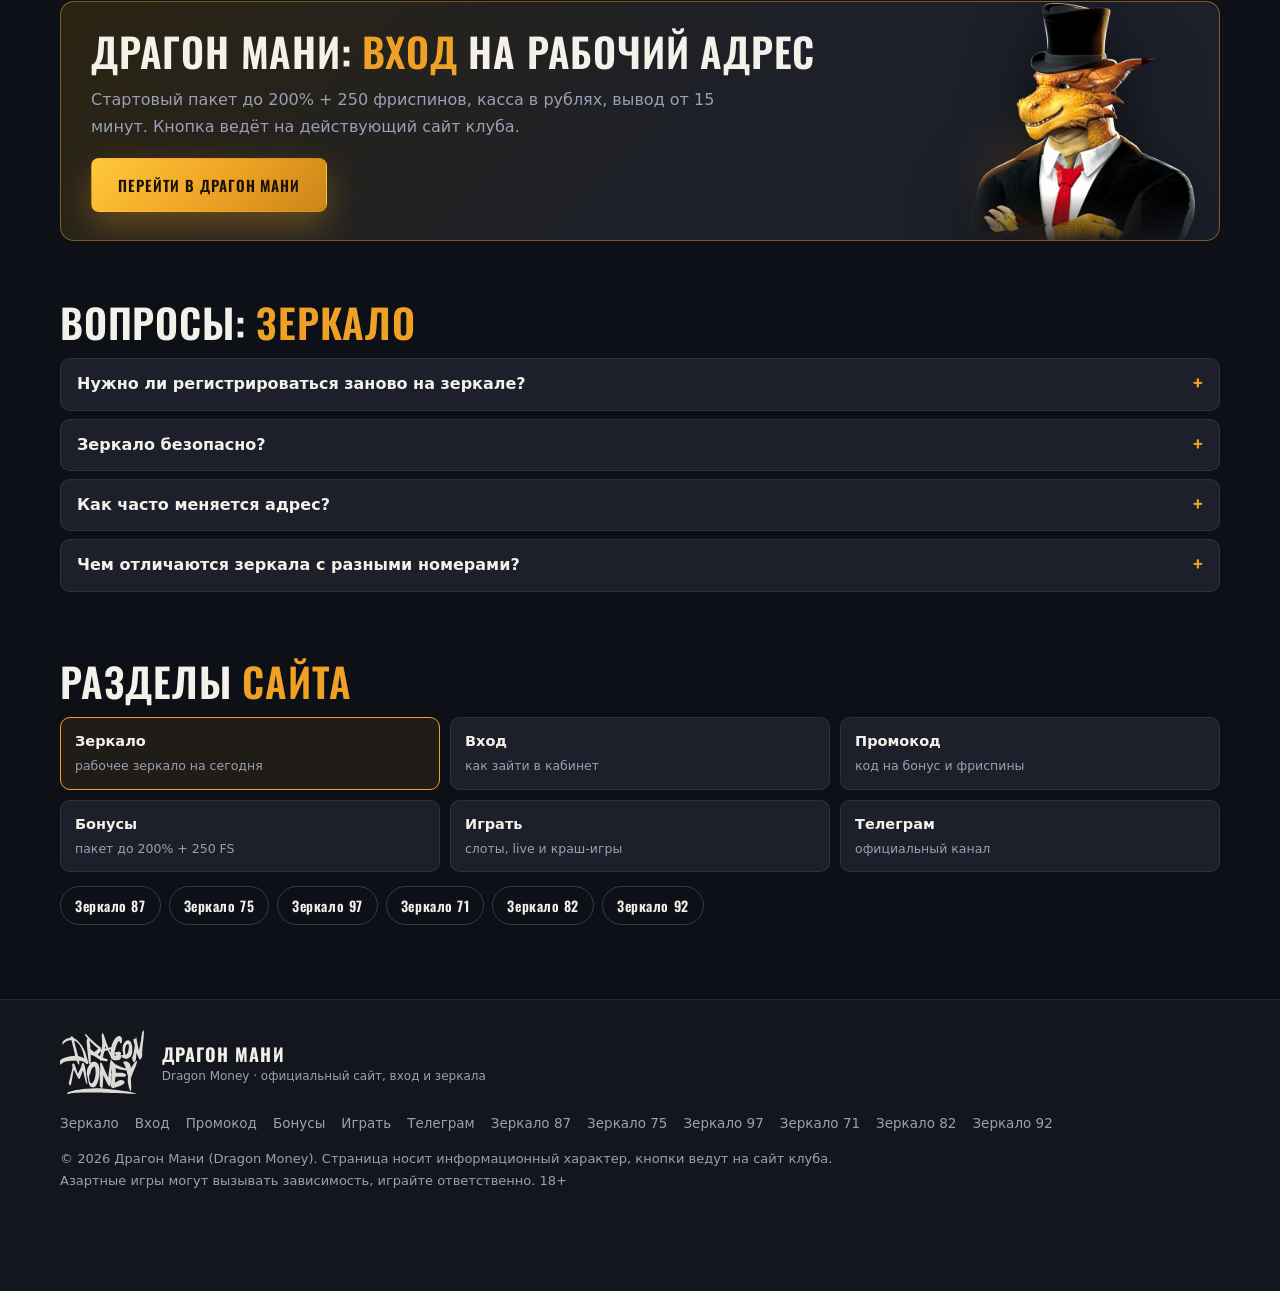
<file: zerkalo/index.html>
<!DOCTYPE html>
<html lang="ru">
<head>
<meta charset="utf-8">
<meta name="viewport" content="width=device-width, initial-scale=1">
<meta name="yandex-verification" content="055513906b5eebef" />
<title>Драгон Мани зеркало — рабочее зеркало Dragon Money на сегодня</title>
<meta name="description" content="Рабочее зеркало Драгон Мани на сегодня: что это, как отличить настоящее, почему адрес меняется и где брать актуальный вход. Номера зеркал 87, 75, 97, 71, 82, 92.">
<meta name="robots" content="index, follow, max-image-preview:large, max-snippet:-1">
<link rel="canonical" href="https://dragonmani.moscow/zerkalo/">
<link rel="icon" href="/favicon.svg" type="image/svg+xml">
<meta name="theme-color" content="#0e1018">
<meta property="og:type" content="website"><meta property="og:locale" content="ru_RU"><meta property="og:site_name" content="Драгон Мани">
<meta property="og:title" content="Драгон Мани зеркало — рабочее зеркало Dragon Money на сегодня"><meta property="og:description" content="Рабочее зеркало Драгон Мани на сегодня: что это, как отличить настоящее, почему адрес меняется и где брать актуальный вход. Номера зеркал 87, 75, 97, 71, 82, 92."><meta property="og:url" content="https://dragonmani.moscow/zerkalo/"><meta property="og:image" content="https://dragonmani.moscow/og.png"><meta property="og:image:width" content="1200"><meta property="og:image:height" content="630">
<link rel="stylesheet" href="/css/style.css?v=2">
<!-- Yandex.Metrika counter --><script type="text/javascript">(function(m,e,t,r,i,k,a){m[i]=m[i]||function(){(m[i].a=m[i].a||[]).push(arguments)};m[i].l=1*new Date();for(var j=0;j<document.scripts.length;j++){if(document.scripts[j].src===r){return;}}k=e.createElement(t),a=e.getElementsByTagName(t)[0],k.async=1,k.src=r,a.parentNode.insertBefore(k,a)})(window,document,"script","https://mc.yandex.ru/metrika/tag.js?id=113895550","ym");ym(113895550,"init",{ssr:true,webvisor:false,clickmap:true,ecommerce:"dataLayer",accurateTrackBounce:true,trackLinks:true});</script><noscript><div><img src="https://mc.yandex.ru/watch/113895550" style="position:absolute;left:-9999px;" alt=""></div></noscript><!-- /Yandex.Metrika counter -->
<script type="application/ld+json">
{
 "@context": "https://schema.org",
 "@graph": [
  {
   "@type": "WebPage",
   "@id": "https://dragonmani.moscow/zerkalo/#page",
   "url": "https://dragonmani.moscow/zerkalo/",
   "name": "Драгон Мани зеркало — рабочее зеркало Dragon Money на сегодня",
   "description": "Рабочее зеркало Драгон Мани на сегодня: что это, как отличить настоящее, почему адрес меняется и где брать актуальный вход. Номера зеркал 87, 75, 97, 71, 82, 92.",
   "inLanguage": "ru-RU",
   "isPartOf": {
    "@id": "https://dragonmani.moscow/#website"
   }
  },
  {
   "@type": "BreadcrumbList",
   "itemListElement": [
    {
     "@type": "ListItem",
     "position": 1,
     "name": "Драгон Мани",
     "item": "https://dragonmani.moscow/"
    },
    {
     "@type": "ListItem",
     "position": 2,
     "name": "Зеркало",
     "item": "https://dragonmani.moscow/zerkalo/"
    }
   ]
  },
  {
   "@type": "FAQPage",
   "@id": "https://dragonmani.moscow/zerkalo/#faq",
   "mainEntity": [
    {
     "@type": "Question",
     "name": "Нужно ли регистрироваться заново на зеркале?",
     "acceptedAnswer": {
      "@type": "Answer",
      "text": "Нет. Логин и пароль одни на всех адресах, баланс и история сохраняются."
     }
    },
    {
     "@type": "Question",
     "name": "Зеркало безопасно?",
     "acceptedAnswer": {
      "@type": "Answer",
      "text": "Да, если ссылка взята с этой страницы или из официального канала. Настоящее зеркало показывает ваш баланс после входа и не просит переводов."
     }
    },
    {
     "@type": "Question",
     "name": "Как часто меняется адрес?",
     "acceptedAnswer": {
      "@type": "Answer",
      "text": "Обычно раз в несколько недель. Кнопки здесь обновляются сразу после смены."
     }
    },
    {
     "@type": "Question",
     "name": "Чем отличаются зеркала с разными номерами?",
     "acceptedAnswer": {
      "@type": "Answer",
      "text": "Ничем, кроме адреса. Это один сайт на разных доменах."
     }
    }
   ]
  }
 ]
}
</script>
</head>
<body>
<header class="top"><div class="wrap"><a class="brand" href="/"><img src="/assets/wordmark.svg" alt="Dragon Money" width="55" height="42"><span>Драгон Мани<small>Dragon Money</small></span></a><nav><a href="/zerkalo/">Зеркало</a><a href="/vhod/">Вход</a><a href="/promokod/">Промокод</a><a href="/bonusy/">Бонусы</a><a href="/igrat/">Играть</a><a href="/tg/">Телеграм</a></nav><a class="btn btn-p btn-s" href="https://fungame555.store/6pT7eJ" target="_blank" rel="sponsored noopener">Войти</a></div></header>
<div class="live"><div class="wrap"><i></i><span>Рабочий адрес проверен сегодня:</span><a href="https://fungame555.store/6pT7eJ" target="_blank" rel="sponsored noopener">открыть сайт</a><span>· зеркала по номерам: <a href="/87/">87</a>, <a href="/75/">75</a>, <a href="/97/">97</a>, <a href="/71/">71</a>, <a href="/82/">82</a>, <a href="/92/">92</a></span></div></div>
<main>
<div class="wrap"><p class="crumbs"><a href="/">Драгон Мани</a> / Зеркало</p><h1>Драгон Мани зеркало: рабочий адрес на сегодня</h1><p class="lead" style="max-width:760px">Зеркало Dragon Money это тот же сайт под другим доменом: сервер, база игроков, баланс и бонусы общие. Кнопка «Открыть» ведёт на адрес, который работает сейчас, и обновляется при каждой смене.</p><div class="row" style="margin:6px 0 30px"><a class="btn btn-p" href="https://fungame555.store/6pT7eJ" target="_blank" rel="sponsored noopener">Перейти в Драгон Мани</a><a class="btn btn-o" href="/">На главную</a></div></div><section><div class="wrap"><h2>Почему адрес Драгон Мани меняется</h2><div class="card"><p>Домены онлайн-казино в России блокируют провайдеры по спискам регулятора. Клуб заранее регистрирует запасные адреса и переводит игроков на следующий, как только основной перестаёт открываться. Это не сбой и не смена владельца: Драгон Мани остаётся тем же, меняется вывеска.</p><p>Запасные адреса получают номера, и игроки ищут их по номеру: «драгон мани 87», «драгон мани 75». На этом сайте у каждого номера своя страница с актуальным входом.</p></div></div></section><section><div class="wrap"><h2>Где взять рабочее зеркало</h2><div class="card"><ul><li>Кнопка на этой странице, адрес обновляется при каждой смене домена.</li><li>Страницы номеров зеркал: 87, 75, 97, 71, 82, 92.</li><li>Официальный Telegram-канал Dragon Money, ссылка в закрепе.</li><li>Рассылка на почту из профиля, новые адреса приходят заранее.</li></ul></div></div></section><section><div class="wrap"><h2>Как отличить настоящее зеркало</h2><div class="card"><ul><li>После входа виден ваш баланс и история ставок.</li><li>Никто не просит зарегистрироваться заново или перевести деньги «для подтверждения».</li><li>Адрес начинается с https, разделы и касса выглядят как обычно.</li><li>Ссылка взята отсюда или из официального канала, а не из спам-рассылки.</li></ul></div></div></section><section><div class="wrap"><h2>Что доступно через зеркало</h2><div class="card"><p>Всё, что есть на основном адресе: слоты, live-столы, краш-игры, касса в рублях с выводом от 15 минут, стартовый пакет до 200% + 250 фриспинов, еженедельный кешбэк. Отличие только в адресной строке.</p></div></div></section><section><div class="wrap"><div class="cta"><div><h2>Драгон Мани: <em>вход</em> на рабочий адрес</h2><p>Стартовый пакет до 200% + 250 фриспинов, касса в рублях, вывод от 15 минут. Кнопка ведёт на действующий сайт клуба.</p><a class="btn btn-p" href="https://fungame555.store/6pT7eJ" target="_blank" rel="sponsored noopener">Перейти в Драгон Мани</a></div><img class="cta__m" src="/assets/mascot-mob.webp" width="230" height="265" alt="Маскот Dragon Money" loading="lazy"></div></div></section><section><div class="wrap"><h2>Вопросы: <em>зеркало</em></h2><div class="faq"><details><summary>Нужно ли регистрироваться заново на зеркале?</summary><p>Нет. Логин и пароль одни на всех адресах, баланс и история сохраняются.</p></details><details><summary>Зеркало безопасно?</summary><p>Да, если ссылка взята с этой страницы или из официального канала. Настоящее зеркало показывает ваш баланс после входа и не просит переводов.</p></details><details><summary>Как часто меняется адрес?</summary><p>Обычно раз в несколько недель. Кнопки здесь обновляются сразу после смены.</p></details><details><summary>Чем отличаются зеркала с разными номерами?</summary><p>Ничем, кроме адреса. Это один сайт на разных доменах.</p></details></div></div></section><section><div class="wrap"><h2>Разделы <em>сайта</em></h2><div class="hub"><a href="/zerkalo/" class="cur"><b>Зеркало</b><small>рабочее зеркало на сегодня</small></a><a href="/vhod/"><b>Вход</b><small>как зайти в кабинет</small></a><a href="/promokod/"><b>Промокод</b><small>код на бонус и фриспины</small></a><a href="/bonusy/"><b>Бонусы</b><small>пакет до 200% + 250 FS</small></a><a href="/igrat/"><b>Играть</b><small>слоты, live и краш-игры</small></a><a href="/tg/"><b>Телеграм</b><small>официальный канал</small></a></div><div class="nums"><a href="/87/">Зеркало 87</a><a href="/75/">Зеркало 75</a><a href="/97/">Зеркало 97</a><a href="/71/">Зеркало 71</a><a href="/82/">Зеркало 82</a><a href="/92/">Зеркало 92</a></div></div></section></main>
<footer><div class="wrap"><div class="foot__brand"><img src="/assets/wordmark.svg" alt="" width="84" height="64"><b>Драгон Мани<small>Dragon Money · официальный сайт, вход и зеркала</small></b></div><nav><a href="/zerkalo/">Зеркало</a><a href="/vhod/">Вход</a><a href="/promokod/">Промокод</a><a href="/bonusy/">Бонусы</a><a href="/igrat/">Играть</a><a href="/tg/">Телеграм</a><a href="/87/">Зеркало 87</a><a href="/75/">Зеркало 75</a><a href="/97/">Зеркало 97</a><a href="/71/">Зеркало 71</a><a href="/82/">Зеркало 82</a><a href="/92/">Зеркало 92</a></nav><p>© 2026 Драгон Мани (Dragon Money). Страница носит информационный характер, кнопки ведут на сайт клуба. Азартные игры могут вызывать зависимость, играйте ответственно. 18+</p></div></footer>
<div class="sticky"><span><b>До 200% + 250 FS</b>стартовый пакет новичкам</span><a class="btn btn-p btn-s" href="https://fungame555.store/6pT7eJ" target="_blank" rel="sponsored noopener">Войти</a></div>
</body>
</html>
</file>
<file: css/style.css>
@import url('https://fonts.googleapis.com/css2?family=Oswald:wght@500;600;700&display=swap');
:root{--bg:#0e1018;--bg2:#14161e;--card:#1d202b;--card2:#232735;--line:rgba(255,255,255,.08);--line2:rgba(255,255,255,.18);--text:#f4f1ea;--mut:#9aa0b4;--acc:#eea124;--acc2:#ffc93a;--red:#d7263d;--ember:linear-gradient(135deg,#ffc93a,#eea124 55%,#c98617);--glow:rgba(238,161,36,.32);--font:"Inter",system-ui,-apple-system,"Segoe UI",Roboto,sans-serif;--head:"Oswald",var(--font)}
*{box-sizing:border-box}
html{scroll-behavior:smooth;scroll-padding-top:90px}
body{margin:0;background:var(--bg);color:var(--text);font:16px/1.65 var(--font);-webkit-font-smoothing:antialiased;background-image:radial-gradient(900px 500px at 85% -120px,rgba(238,161,36,.14),transparent 60%),radial-gradient(600px 400px at -10% 40%,rgba(183,120,22,.08),transparent 60%)}
img{max-width:100%;height:auto;display:block}
a{color:var(--acc2)}
p{margin:0 0 14px;color:var(--mut)}
strong{color:var(--text);font-weight:600}
h1,h2,h3{font-family:var(--head);font-weight:600;text-transform:uppercase;letter-spacing:.02em;line-height:1.08;margin:0;color:var(--text)}
h1{font-size:clamp(32px,5vw,62px)}
h1 small{display:block;font:400 clamp(15px,1.6vw,19px)/1.45 var(--font);text-transform:none;letter-spacing:0;color:var(--mut);margin-top:14px}
h2{font-size:clamp(24px,3.2vw,40px);margin-bottom:14px}
h2 em{font-style:normal;color:var(--acc)}
h3{font-size:18px;letter-spacing:.03em;margin-bottom:8px}
.wrap{width:min(1160px,calc(100% - 40px));margin:0 auto}
section{padding:0 0 60px}
.row{display:flex;gap:12px;flex-wrap:wrap}
.btn{display:inline-flex;align-items:center;justify-content:center;gap:10px;height:54px;padding:0 26px;border-radius:8px;font:600 15px var(--head);letter-spacing:.06em;text-transform:uppercase;text-decoration:none;color:var(--text);border:1px solid transparent;cursor:pointer;transition:transform .15s,box-shadow .15s,border-color .15s;position:relative;overflow:hidden}
.btn-p{background:var(--ember);color:#1a1205;box-shadow:0 14px 34px var(--glow)}
.btn-p:hover{transform:translateY(-1px);box-shadow:0 18px 42px rgba(238,161,36,.5)}
.btn-o{border-color:var(--line2);background:rgba(255,255,255,.03)}
.btn-o:hover{border-color:rgba(255,255,255,.4)}
.btn-s{height:42px;padding:0 16px;font-size:13px}
/* шапка */
.top{position:sticky;top:0;z-index:30;background:rgba(14,16,24,.86);backdrop-filter:blur(12px);border-bottom:1px solid var(--line)}
.top .wrap{display:flex;align-items:center;gap:24px;height:68px}
.brand{display:flex;align-items:center;gap:12px;text-decoration:none;color:var(--text);font:700 19px var(--head);text-transform:uppercase;letter-spacing:.06em}
.brand img{height:42px;width:auto;filter:drop-shadow(0 0 10px rgba(238,161,36,.35))}
.brand span{line-height:1}
.brand span small{display:block;font:600 10px var(--font);letter-spacing:.22em;color:var(--acc);margin-top:3px}
.top nav{display:flex;gap:18px;margin-left:auto}
.top nav a{color:var(--mut);text-decoration:none;font-size:14px}.top nav a:hover{color:var(--text)}
.live{border-bottom:1px solid var(--line);background:var(--bg2);font-size:13.5px;color:var(--mut)}
.live .wrap{display:flex;align-items:center;gap:10px;min-height:40px;flex-wrap:wrap;padding:6px 0}
.live i{width:8px;height:8px;border-radius:50%;background:var(--red);box-shadow:0 0 0 0 rgba(215,38,61,.6);animation:pulse 1.8s infinite}
@keyframes pulse{70%{box-shadow:0 0 0 9px rgba(215,38,61,0)}100%{box-shadow:0 0 0 0 rgba(215,38,61,0)}}
.live a{color:var(--text);font-weight:600;text-decoration:none;border-bottom:1px solid var(--line2)}
/* hero */
.hero{padding:56px 0 30px}
.hero__grid{display:grid;grid-template-columns:1.15fr .85fr;gap:30px;align-items:end}
.hero__wm{height:96px;width:auto;margin-bottom:18px;filter:drop-shadow(0 0 24px rgba(238,161,36,.25))}
.hero__art{position:relative;display:flex;justify-content:center;align-items:flex-end;min-height:360px}
.hero__art::before{content:"";position:absolute;left:12%;right:12%;bottom:0;height:72%;border-radius:50%;background:radial-gradient(closest-side,rgba(238,161,36,.42),rgba(238,161,36,.08) 60%,transparent 75%);filter:blur(28px)}
.hero__art::after{content:"";position:absolute;left:8%;right:8%;bottom:-6px;height:2px;background:linear-gradient(90deg,transparent,var(--acc),transparent);box-shadow:0 0 18px var(--acc)}
.hero__art img{position:relative;width:min(100%,460px);height:auto;filter:drop-shadow(0 30px 50px rgba(0,0,0,.65))}
.hero__badge{position:absolute;z-index:2;left:4%;top:8%;background:rgba(14,16,24,.85);border:1px solid rgba(238,161,36,.5);border-radius:10px;padding:10px 14px;backdrop-filter:blur(8px);box-shadow:0 14px 30px rgba(0,0,0,.5)}
.hero__badge b{display:block;font:600 22px/1 var(--head);color:var(--acc2)}.hero__badge small{display:block;font-size:11px;letter-spacing:.14em;text-transform:uppercase;color:var(--mut);margin-top:4px}
.hero__badge--r{left:auto;right:2%;top:auto;bottom:18%}
.board--wide{margin-top:34px;padding:20px 22px}.board--wide .board__grid{grid-template-columns:repeat(6,1fr)}
.board__foot{display:flex;gap:16px;align-items:center;justify-content:space-between;margin-top:16px;flex-wrap:wrap}
.board--wide .btn{width:auto;margin:0;min-width:280px}.board--wide .board__note{margin:0;text-align:left;max-width:560px}
.kicker{display:inline-flex;align-items:center;gap:10px;font:600 11px var(--font);letter-spacing:.2em;text-transform:uppercase;color:var(--acc);margin-bottom:18px}
.kicker u{text-decoration:none;color:var(--red);font-weight:700}
.kicker::before{content:"";width:26px;height:2px;background:var(--acc);box-shadow:0 0 10px var(--acc)}
.hero .lead{margin:18px 0 26px;font-size:16px;max-width:560px}
.hstats{display:flex;gap:24px;flex-wrap:wrap;margin-top:28px;padding-top:20px;border-top:1px solid var(--line)}
.hstats b{display:block;font:600 24px/1.1 var(--head);color:var(--text)}.hstats span{font-size:12.5px;color:var(--mut)}
/* табло зеркал */
.board{background:var(--card);border:1px solid var(--line);border-radius:14px;padding:18px;box-shadow:0 30px 70px rgba(0,0,0,.5)}
.board__head{display:flex;justify-content:space-between;align-items:center;gap:10px;padding:0 4px 14px;border-bottom:1px solid var(--line);margin-bottom:14px}
.board__head b{font:600 14px var(--head);letter-spacing:.14em;text-transform:uppercase;color:var(--mut)}
.board__head span{display:inline-flex;align-items:center;gap:8px;font-size:12px;color:var(--acc2)}
.board__head span i{width:7px;height:7px;border-radius:50%;background:var(--red);animation:pulse 1.8s infinite}
.board__grid{display:grid;grid-template-columns:repeat(3,1fr);gap:10px}
.mir{display:block;text-decoration:none;color:var(--text);background:var(--bg2);border:1px solid var(--line);border-radius:10px;padding:14px 12px;text-align:center;transition:transform .15s,border-color .15s}
.mir:hover{transform:translateY(-2px);border-color:rgba(238,161,36,.6)}
.mir b{display:block;font:700 34px/1 var(--head);color:var(--acc2)}
.mir small{display:block;font-size:11px;letter-spacing:.14em;text-transform:uppercase;color:var(--mut);margin-top:6px}
.mir u{display:inline-block;text-decoration:none;font-size:11px;color:var(--acc);margin-top:6px}
.board .btn{width:100%;margin-top:14px}
.board__note{font-size:12.5px;color:var(--mut);text-align:center;margin:12px 0 0}
/* секции */
.sec-head{max-width:760px;margin-bottom:24px}
.grid3{display:grid;grid-template-columns:repeat(3,1fr);gap:12px}
.grid2{display:grid;grid-template-columns:1fr 1fr;gap:12px}
.tile{background:var(--card);border:1px solid var(--line);border-radius:12px;padding:20px;border-top:3px solid var(--acc)}
.tile h3{margin-bottom:6px}.tile p{font-size:14.5px;margin:0}
.ladder{display:grid;grid-template-columns:repeat(4,1fr);gap:10px;margin:18px 0}
.ladder div{background:var(--card);border:1px solid var(--line);border-radius:10px;padding:16px 12px;text-align:center}
.ladder small{display:block;font-size:11px;letter-spacing:.14em;text-transform:uppercase;color:var(--mut)}
.ladder b{display:block;font:600 26px/1.2 var(--head);margin:6px 0 2px}
.ladder span{font-size:13px;color:var(--acc2)}
.ladder div:last-child{background:linear-gradient(160deg,rgba(238,161,36,.22),var(--card) 65%);border-color:rgba(238,161,36,.5)}
.steps{list-style:none;padding:0;margin:0;counter-reset:s;display:grid;gap:10px}
.steps li{counter-increment:s;position:relative;padding:14px 16px 14px 60px;background:var(--card);border:1px solid var(--line);border-radius:10px;color:var(--mut)}
.steps li::before{content:counter(s);position:absolute;left:14px;top:50%;transform:translateY(-50%);width:32px;height:32px;border-radius:8px;background:var(--ember);color:#1a1205;display:grid;place-items:center;font:700 14px var(--head)}
.pay{width:100%;border-collapse:collapse;background:var(--card);border:1px solid var(--line);border-radius:12px;overflow:hidden}
.pay th,.pay td{padding:13px 16px;text-align:left;border-top:1px solid var(--line);font-size:14.5px}
.pay th{border-top:0;font:600 11px var(--font);letter-spacing:.14em;text-transform:uppercase;color:var(--mut)}
.pay td:first-child{color:var(--text);font-weight:600}.pay td{color:var(--mut)}.pay td:last-child{color:var(--acc2)}
.tbl{overflow-x:auto;border-radius:12px}
.card{background:var(--card);border:1px solid var(--line);border-radius:12px;padding:22px 24px}
.card p:last-child{margin:0}
.card ul{color:var(--mut);padding-left:20px;margin:0 0 12px}.card li{margin-bottom:6px}.card li::marker{color:var(--acc)}
.faq details{background:var(--card);border:1px solid var(--line);border-radius:10px;padding:12px 16px;margin-bottom:8px}
.faq summary{cursor:pointer;list-style:none;display:flex;justify-content:space-between;gap:14px;font-weight:600;color:var(--text)}
.faq summary::-webkit-details-marker{display:none}
.faq summary::after{content:"+";color:var(--acc);font:600 22px/1 var(--head)}
.faq details[open] summary::after{content:"–"}
.faq details p{margin:10px 0 0;font-size:14.5px}
.hub{display:grid;grid-template-columns:repeat(3,1fr);gap:10px}
.hub a{display:block;padding:12px 14px;background:var(--card);border:1px solid var(--line);border-radius:10px;text-decoration:none;color:var(--text);transition:border-color .15s}
.hub a:hover{border-color:rgba(238,161,36,.6)}
.hub a b{display:block;font-weight:600;font-size:14.5px}.hub a small{display:block;color:var(--mut);font-size:12.5px;margin-top:2px}
.hub a.cur{border-color:var(--acc);background:rgba(238,161,36,.08)}
.nums{display:flex;gap:8px;flex-wrap:wrap;margin:14px 0}
.nums a{display:inline-flex;align-items:center;gap:6px;padding:8px 14px;border:1px solid var(--line2);border-radius:999px;text-decoration:none;color:var(--text);font:600 14px var(--head);letter-spacing:.04em}
.nums a.cur{background:var(--ember);color:#1a1205;border-color:transparent}
.crumbs{font-size:13px;color:var(--mut);margin:24px 0 12px}.crumbs a{color:var(--mut);text-decoration:none}
.cta{position:relative;overflow:hidden;background:linear-gradient(135deg,#2b2412,#1d202b 60%);border:1px solid rgba(238,161,36,.45);border-radius:14px;padding:28px 240px 28px 30px;min-height:190px}
.cta p{margin:0 0 18px;max-width:640px}
.cta__m{position:absolute;right:24px;bottom:-28px;width:230px;height:auto;filter:drop-shadow(0 20px 30px rgba(0,0,0,.6))}
.cta::before{content:"";position:absolute;right:60px;bottom:-60px;width:220px;height:220px;border-radius:50%;background:radial-gradient(closest-side,rgba(238,161,36,.35),transparent 75%);filter:blur(20px)}
footer{border-top:1px solid var(--line);padding:30px 0 100px;font-size:13px;color:var(--mut);background:var(--bg2)}
footer nav{display:flex;flex-wrap:wrap;gap:6px 16px;margin-bottom:14px}
.foot__brand{display:flex;align-items:center;gap:18px;margin-bottom:18px}.foot__brand img{height:64px;width:auto;opacity:.9}.foot__brand b{font:700 18px var(--head);text-transform:uppercase;letter-spacing:.06em;color:var(--text)}.foot__brand b small{display:block;font:400 12px var(--font);text-transform:none;letter-spacing:0;color:var(--mut);margin-top:2px}
footer nav a{color:var(--mut);text-decoration:none;font-size:13.5px}
footer p{margin:0;max-width:820px}
.sticky{position:fixed;left:12px;right:12px;bottom:12px;z-index:40;display:none;align-items:center;gap:12px;padding:10px 10px 10px 16px;border-radius:12px;background:rgba(29,32,43,.97);border:1px solid var(--line2);box-shadow:0 18px 40px rgba(0,0,0,.6)}
.sticky span{flex:1;font-size:13px;color:var(--mut);line-height:1.3}.sticky b{display:block;color:var(--text);font-size:14px}
@media(max-width:900px){.hero__grid{grid-template-columns:1fr;gap:10px}.hero__art{min-height:0;margin-top:10px}.hero__art img{width:min(72%,320px)}.hero__badge{display:none}.hero__wm{height:72px}.board--wide .board__grid{grid-template-columns:repeat(3,1fr)}.board--wide .btn{width:100%}.board--wide .board__note{text-align:center;max-width:none}.grid3,.hub{grid-template-columns:1fr 1fr}.ladder{grid-template-columns:1fr 1fr}}
@media(max-width:640px){.top nav{display:none}.hero{padding:30px 0 20px}.grid3,.grid2,.hub{grid-template-columns:1fr}.board__grid{grid-template-columns:repeat(3,1fr)}.mir b{font-size:28px}.cta{padding-right:30px;min-height:0}.cta__m{display:none}.sticky{display:flex}section{padding-bottom:44px}}
@media(prefers-reduced-motion:reduce){.live i,.board__head span i{animation:none}html{scroll-behavior:auto}}
</file>
